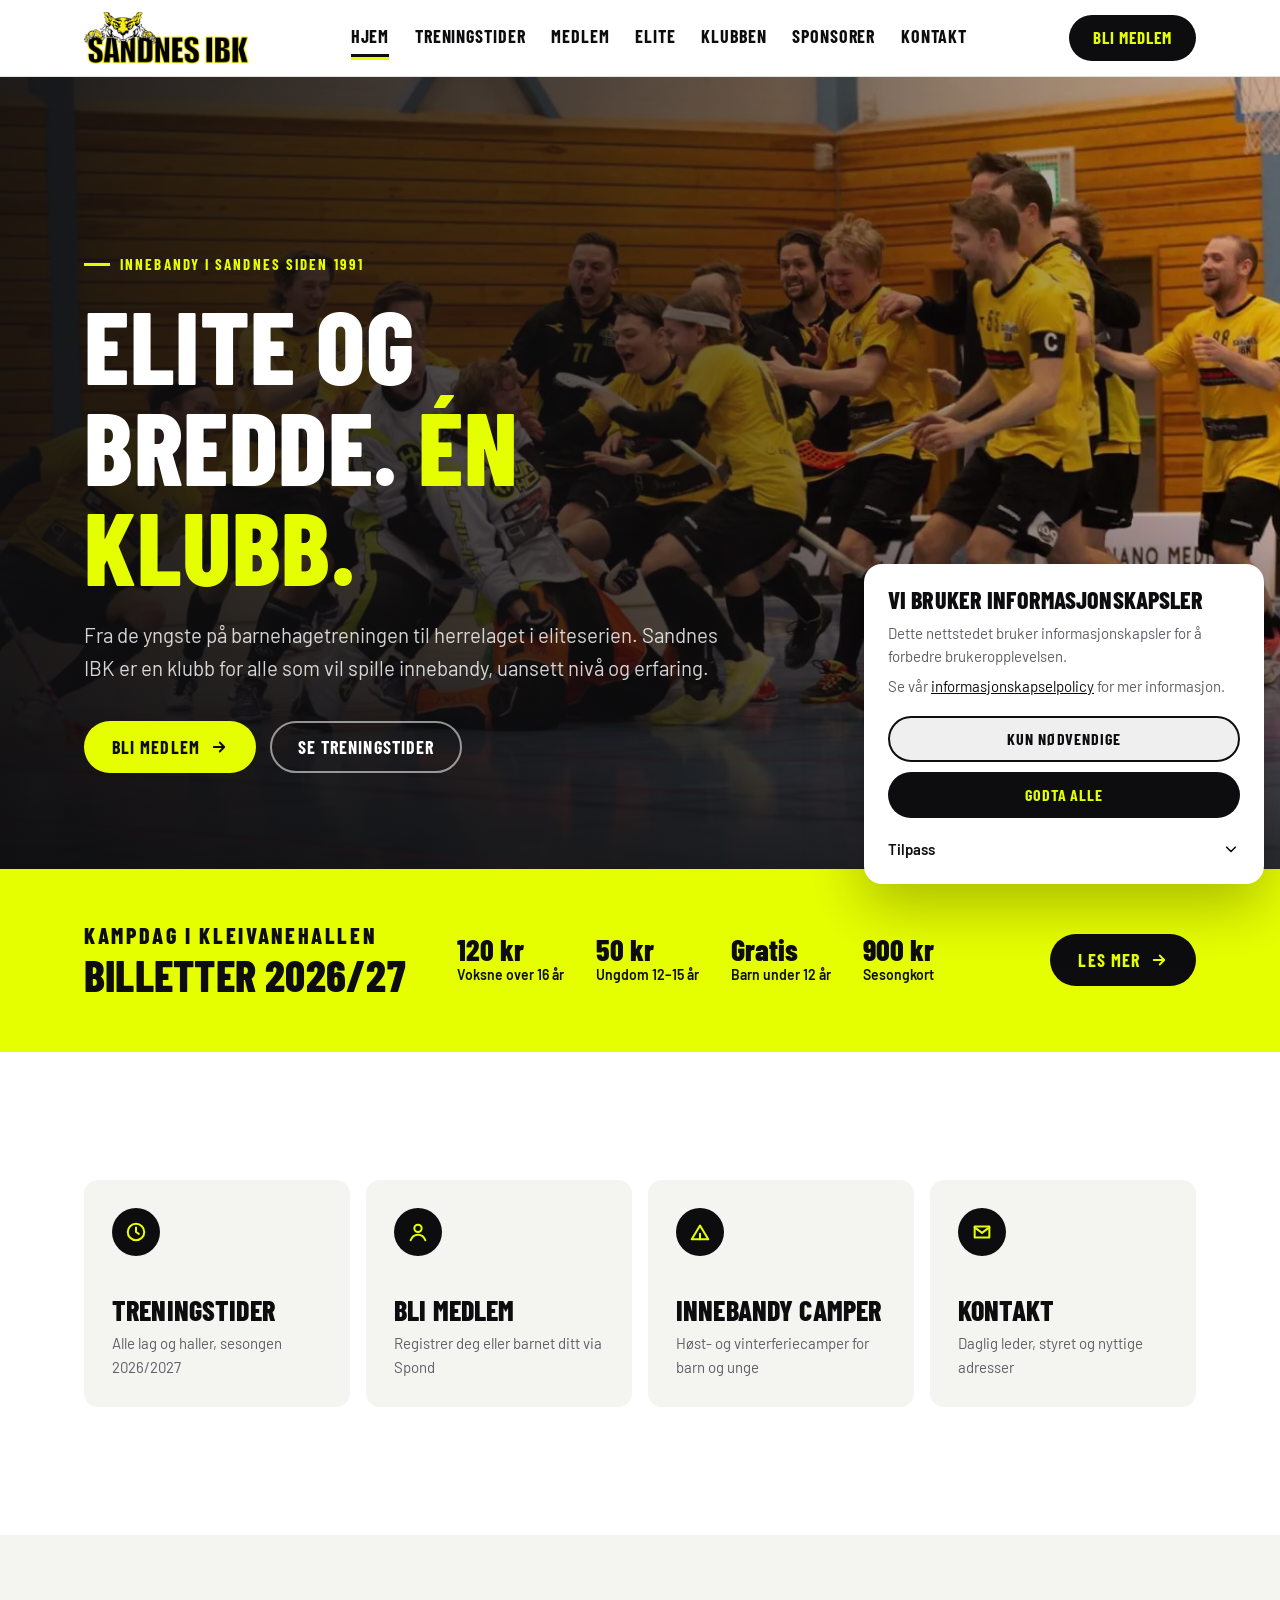
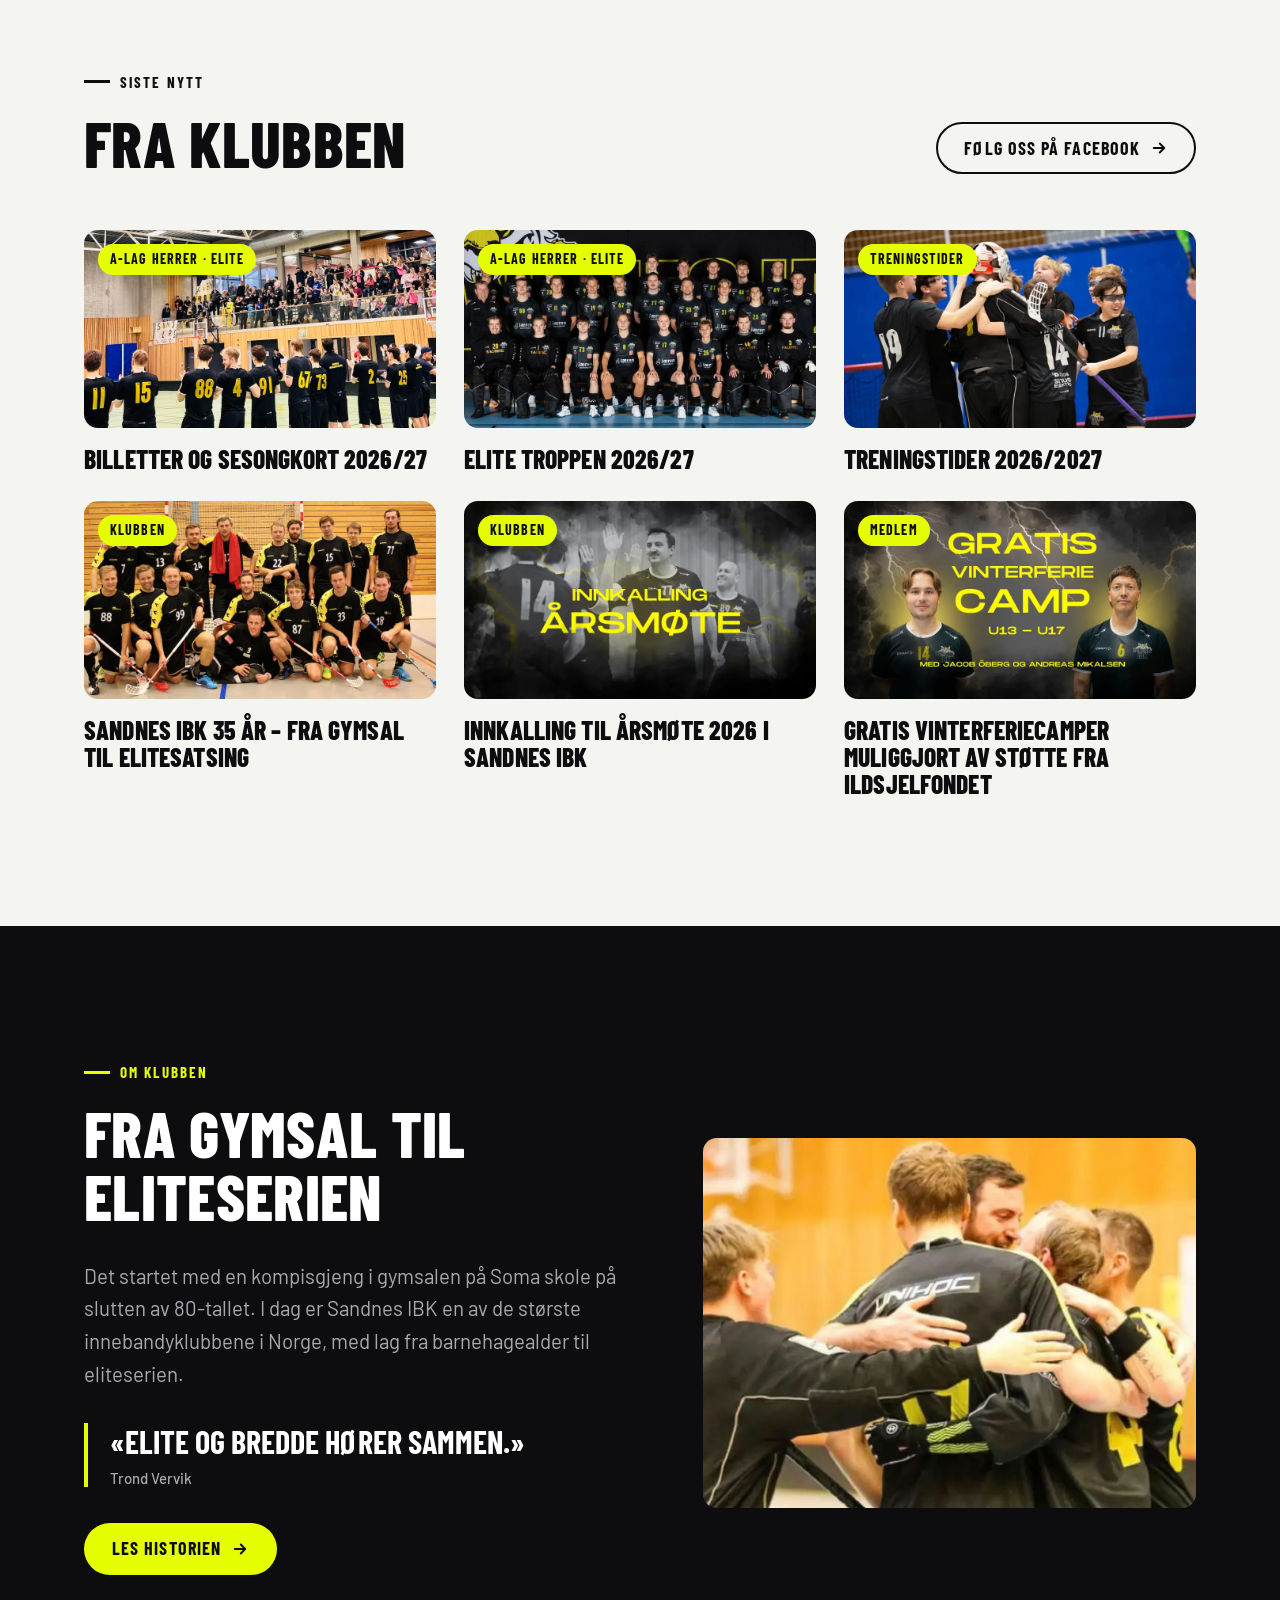
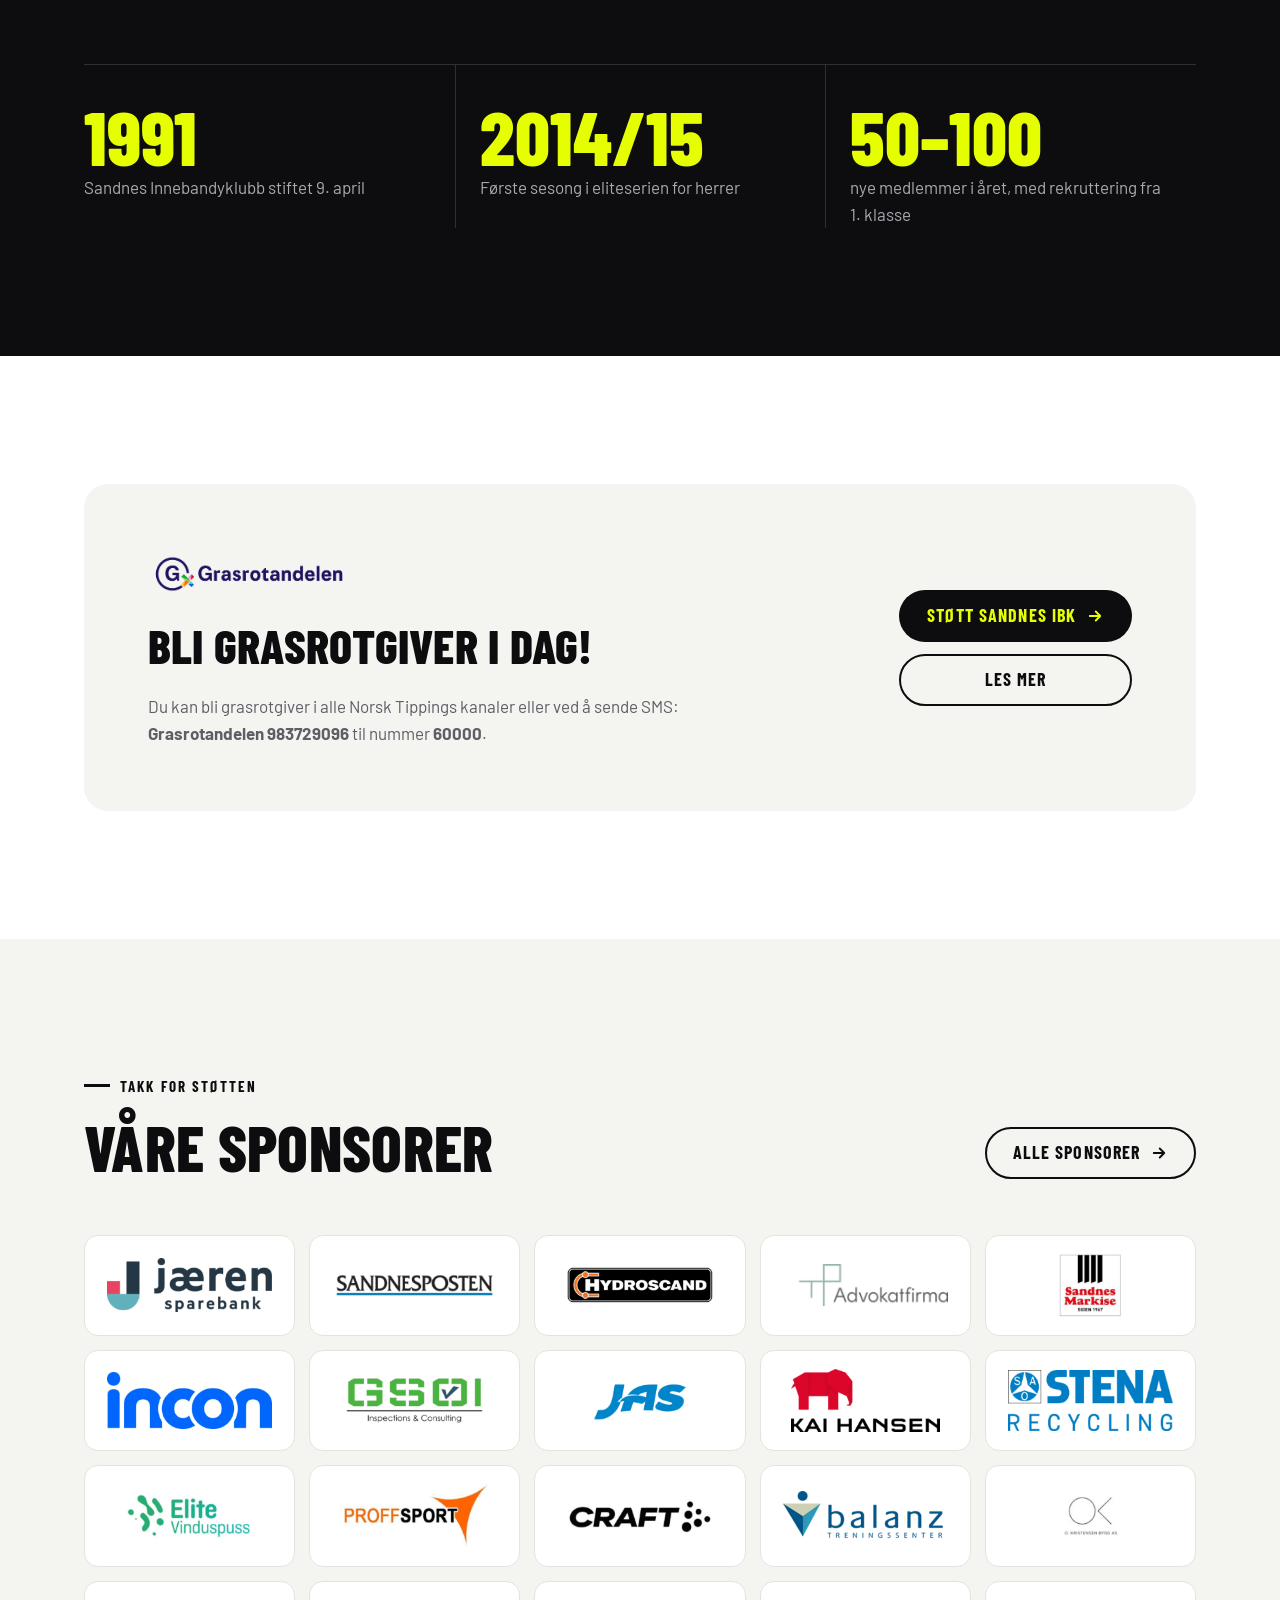
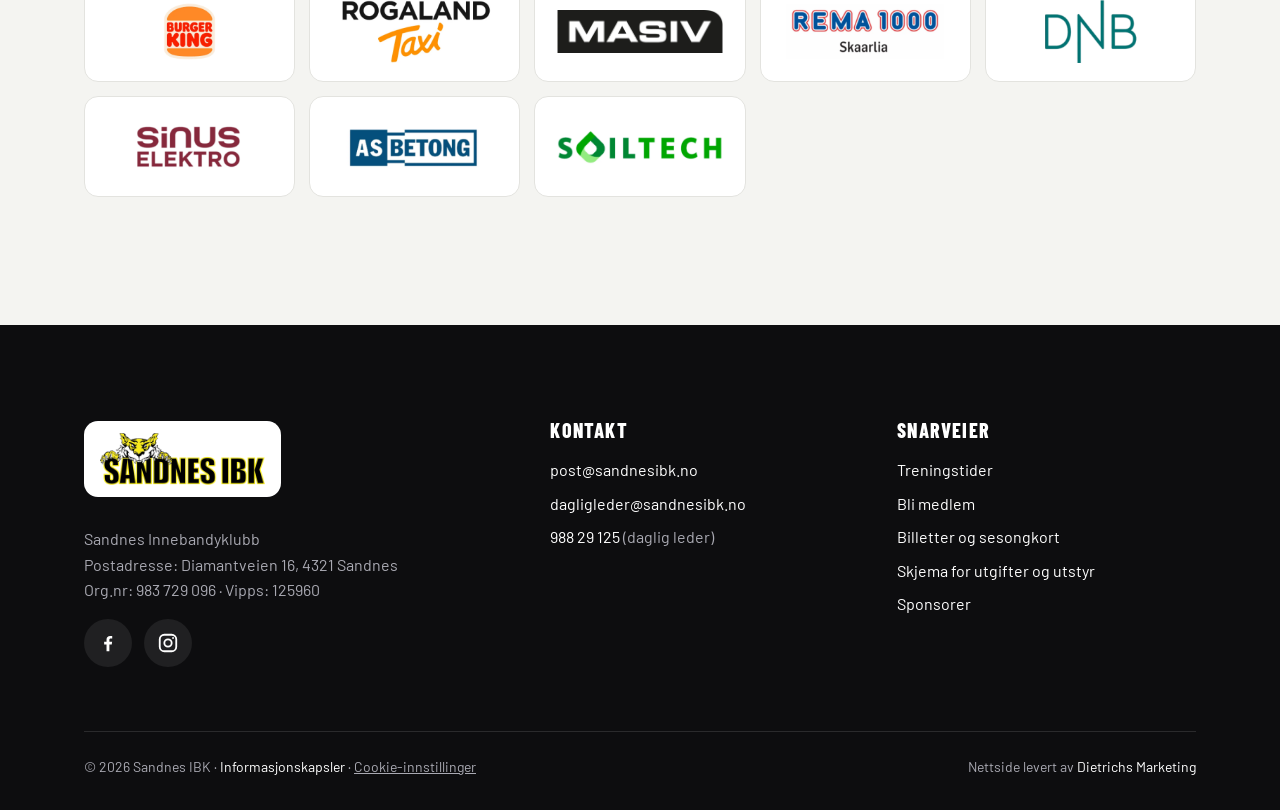
<file: index.html>
<!doctype html>
<html lang="no">
<head>
<meta charset="utf-8">
<meta name="viewport" content="width=device-width, initial-scale=1">
<title>Sandnes IBK</title>
<meta name="description" content="Sandnes IBK er innebandyklubben i Sandnes, med lag fra barnehagealder til eliteserien. Treningstider, medlemskap, billetter og nyheter.">
<meta name="theme-color" content="#0D0D0F">
<link rel="icon" type="image/png" sizes="32x32" href="assets/favicon-32.png">
<link rel="apple-touch-icon" href="assets/apple-touch-icon.png">
<link rel="preconnect" href="https://fonts.googleapis.com">
<link rel="preconnect" href="https://fonts.gstatic.com" crossorigin>
<link rel="stylesheet" href="https://fonts.googleapis.com/css2?family=Barlow+Condensed:wght@700;800&family=Barlow:wght@400;500;600;700&display=swap">
<link rel="stylesheet" href="style.css">
</head>
<body>
<header class="site-header">
  <div class="wrap header-inner">
    <a class="logo" href="index.html" aria-label="Sandnes IBK, til forsiden"><img src="assets/logo-header.png" alt="Sandnes IBK" width="400" height="126"></a>
    <nav class="main-nav" aria-label="Hovedmeny"><a href="index.html" aria-current="page">Hjem</a><a href="treningstider.html">Treningstider</a><a href="medlem.html">Medlem</a><a href="elite.html">Elite</a><a href="klubben.html">Klubben</a><a href="sponsorer.html">Sponsorer</a><a href="kontakt.html">Kontakt</a></nav>
    <a class="btn btn--ink nav-cta" href="https://club.spond.com/landing/signup/sandnesibk" target="_blank" rel="noopener">Bli medlem</a>
    <button class="menu-btn" type="button" aria-label="Åpne meny" aria-expanded="false" aria-controls="drawer">
      <svg viewBox="0 0 24 24" fill="none" stroke="currentColor" stroke-width="2.5" stroke-linecap="round"><path d="M4 7h16M4 12h16M4 17h16"/></svg>
    </button>
  </div>
</header>
<div class="scrim" hidden></div>
<aside class="drawer" id="drawer" aria-label="Meny" aria-hidden="true">
  <div class="drawer-top">
    <button class="drawer-close" type="button" aria-label="Lukk meny">
      <svg viewBox="0 0 24 24" fill="none" stroke="currentColor" stroke-width="2.8" stroke-linecap="round"><path d="M6 6l12 12M18 6L6 18"/></svg>
    </button>
  </div>
  <nav aria-label="Mobilmeny"><a href="index.html" aria-current="page">Hjem</a><a href="treningstider.html">Treningstider</a><a href="medlem.html">Medlem</a><a href="elite.html">Elite</a><a href="klubben.html">Klubben</a><a href="sponsorer.html">Sponsorer</a><a href="kontakt.html">Kontakt</a></nav>
  <a class="btn btn--neon" href="https://club.spond.com/landing/signup/sandnesibk" target="_blank" rel="noopener">Bli medlem <svg class="arrow" viewBox="0 0 24 24" fill="none" stroke="currentColor" stroke-width="2.5" stroke-linecap="round" stroke-linejoin="round" aria-hidden="true"><path d="M5 12h14M13 6l6 6-6 6"/></svg></a>
  <div class="drawer-contact">
    <p>E-post: <a href="mailto:post@sandnesibk.no">post@sandnesibk.no</a><br>Daglig leder: <a href="tel:+4798829125">988 29 125</a></p>
    <div class="social "><a href="https://www.facebook.com/sandnesibk" target="_blank" rel="noopener" aria-label="Sandnes IBK på Facebook"><svg viewBox="0 0 24 24" fill="currentColor" aria-hidden="true"><path d="M13.5 21v-7.5h2.6l.4-3h-3V8.6c0-.9.3-1.5 1.5-1.5h1.6V4.4c-.3 0-1.2-.1-2.3-.1-2.3 0-3.9 1.4-3.9 4v2.2H7.8v3h2.6V21h3.1z"/></svg></a><a href="https://www.instagram.com/sandnesibk/" target="_blank" rel="noopener" aria-label="Sandnes IBK på Instagram"><svg viewBox="0 0 24 24" fill="none" stroke="currentColor" stroke-width="2" aria-hidden="true"><rect x="3" y="3" width="18" height="18" rx="5"/><circle cx="12" cy="12" r="4"/><circle cx="17.5" cy="6.5" r="1" fill="currentColor" stroke="none"/></svg></a></div>
  </div>
</aside>
<main>

<section class="hero">
  <div class="hero-media"><img src="assets/hero-seier.webp" srcset="assets/hero-seier-960.webp 960w, assets/hero-seier.webp 1920w" sizes="100vw" alt="Sandnes IBK-spillere jubler etter seier mot GIF i kvartfinalen" width="1920" height="853" fetchpriority="high"></div>
  <div class="wrap hero-content">
    <span class="eyebrow">Innebandy i Sandnes siden 1991</span>
    <h1>Elite og bredde. <em>Én klubb.</em></h1>
    <p class="lead">Fra de yngste på barnehagetreningen til herrelaget i eliteserien. Sandnes IBK er en klubb for alle som vil spille innebandy, uansett nivå og erfaring.</p>
    <div class="hero-ctas">
      <a class="btn btn--neon" href="https://club.spond.com/landing/signup/sandnesibk" target="_blank" rel="noopener">Bli medlem <svg class="arrow" viewBox="0 0 24 24" fill="none" stroke="currentColor" stroke-width="2.5" stroke-linecap="round" stroke-linejoin="round" aria-hidden="true"><path d="M5 12h14M13 6l6 6-6 6"/></svg></a>
      <a class="btn btn--ghost" href="treningstider.html">Se treningstider</a>
    </div>
  </div>
</section>

<section class="matchday">
  <div class="wrap matchday-inner">
    <h2><small>Kampdag i Kleivanehallen</small>Billetter 2026/27</h2>
    <ul class="prices">
      <li><b>120 kr</b><span>Voksne over 16 år</span></li>
      <li><b>50 kr</b><span>Ungdom 12–15 år</span></li>
      <li><b>Gratis</b><span>Barn under 12 år</span></li>
      <li><b>900 kr</b><span>Sesongkort</span></li>
    </ul>
    <a class="btn btn--ink" href="elite.html">Les mer <svg class="arrow" viewBox="0 0 24 24" fill="none" stroke="currentColor" stroke-width="2.5" stroke-linecap="round" stroke-linejoin="round" aria-hidden="true"><path d="M5 12h14M13 6l6 6-6 6"/></svg></a>
  </div>
</section>

<section class="section">
  <div class="wrap">
    <div class="shortcuts">
      <a class="shortcut reveal" href="treningstider.html"><span class="shortcut-ico"><svg viewBox="0 0 24 24" fill="none" stroke="currentColor" stroke-width="2.2" stroke-linecap="round" stroke-linejoin="round"><circle cx="12" cy="12" r="9"/><path d="M12 7v5l3 2"/></svg></span><div><h3>Treningstider</h3><p>Alle lag og haller, sesongen 2026/2027</p></div></a>
      <a class="shortcut reveal" href="https://club.spond.com/landing/signup/sandnesibk" target="_blank" rel="noopener"><span class="shortcut-ico"><svg viewBox="0 0 24 24" fill="none" stroke="currentColor" stroke-width="2.2" stroke-linecap="round" stroke-linejoin="round"><circle cx="12" cy="8" r="4"/><path d="M4 21c1.5-4 4.5-6 8-6s6.5 2 8 6"/></svg></span><div><h3>Bli medlem</h3><p>Registrer deg eller barnet ditt via Spond</p></div></a>
      <a class="shortcut reveal" href="medlem.html#camper"><span class="shortcut-ico"><svg viewBox="0 0 24 24" fill="none" stroke="currentColor" stroke-width="2.2" stroke-linecap="round" stroke-linejoin="round"><path d="M3 20l9-15 9 15z"/><path d="M12 20v-6"/></svg></span><div><h3>Innebandy camper</h3><p>Høst- og vinterferiecamper for barn og unge</p></div></a>
      <a class="shortcut reveal" href="kontakt.html"><span class="shortcut-ico"><svg viewBox="0 0 24 24" fill="none" stroke="currentColor" stroke-width="2.2" stroke-linecap="round" stroke-linejoin="round"><path d="M4 6h16v12H4z"/><path d="M4 7l8 6 8-6"/></svg></span><div><h3>Kontakt</h3><p>Daglig leder, styret og nyttige adresser</p></div></a>
    </div>
  </div>
</section>

<section class="section section--paper">
  <div class="wrap">
    <div class="sec-head"><div><span class="eyebrow">Siste nytt</span><h2>Fra klubben</h2></div>
      <a class="btn btn--line" href="https://www.facebook.com/sandnesibk" target="_blank" rel="noopener">Følg oss på Facebook <svg class="arrow" viewBox="0 0 24 24" fill="none" stroke="currentColor" stroke-width="2.5" stroke-linecap="round" stroke-linejoin="round" aria-hidden="true"><path d="M5 12h14M13 6l6 6-6 6"/></svg></a></div>
    <div class="news"><a class="card reveal" href="elite.html">
  <div class="card-img"><img src="assets/billetter.webp" alt="" width="890" height="500" loading="lazy"><span class="tag">A-lag herrer · Elite</span></div>
  <h3>Billetter og sesongkort 2026/27</h3>
</a><a class="card reveal" href="https://sandnesibk.no/lagene/a-lag-herrer-elite/neste-hjemmekamp-for-a-laget" target="_blank" rel="noopener">
  <div class="card-img"><img src="assets/elitetroppen.webp" alt="" width="890" height="500" loading="lazy"><span class="tag">A-lag herrer · Elite</span></div>
  <h3>Elite troppen 2026/27</h3>
</a><a class="card reveal" href="treningstider.html">
  <div class="card-img"><img src="assets/treningstider.webp" alt="" width="890" height="500" loading="lazy"><span class="tag">Treningstider</span></div>
  <h3>Treningstider 2026/2027</h3>
</a><a class="card reveal" href="klubben.html#historie">
  <div class="card-img"><img src="assets/opprykk-2015.webp" alt="" width="890" height="500" loading="lazy"><span class="tag">Klubben</span></div>
  <h3>Sandnes IBK 35 år – fra gymsal til elitesatsing</h3>
</a><a class="card reveal" href="https://sandnesibk.no/klubben/innkalling-til-arsmote-2026-i-sandnes-ibk" target="_blank" rel="noopener">
  <div class="card-img"><img src="assets/arsmote.webp" alt="" width="890" height="500" loading="lazy"><span class="tag">Klubben</span></div>
  <h3>Innkalling til årsmøte 2026 i Sandnes IBK</h3>
</a><a class="card reveal" href="https://sandnesibk.no/medlem/gratis-vinterferiecamper-muliggjort-av-stotte-fra-ildsjelfondet-2" target="_blank" rel="noopener">
  <div class="card-img"><img src="assets/vinterferiecamp.webp" alt="" width="890" height="500" loading="lazy"><span class="tag">Medlem</span></div>
  <h3>Gratis vinterferiecamper muliggjort av støtte fra Ildsjelfondet</h3>
</a></div>
  </div>
</section>

<section class="section section--ink">
  <div class="wrap">
    <div class="split">
      <div class="reveal">
        <span class="eyebrow">Om klubben</span>
        <h2>Fra gymsal til eliteserien</h2>
        <p class="lead">Det startet med en kompisgjeng i gymsalen på Soma skole på slutten av 80-tallet. I dag er Sandnes IBK en av de største innebandyklubbene i Norge, med lag fra barnehagealder til eliteserien.</p>
        <blockquote class="quote">«Elite og bredde hører sammen.»<cite>Trond Vervik</cite></blockquote>
        <p style="margin-top:36px"><a class="btn btn--neon" href="klubben.html">Les historien <svg class="arrow" viewBox="0 0 24 24" fill="none" stroke="currentColor" stroke-width="2.5" stroke-linecap="round" stroke-linejoin="round" aria-hidden="true"><path d="M5 12h14M13 6l6 6-6 6"/></svg></a></p>
      </div>
      <div class="split-img reveal"><img src="assets/klubben.webp" alt="Sandnes IBK-spillere samlet i en klem" width="890" height="500" loading="lazy"></div>
    </div>
    <div class="facts">
      <div class="fact reveal"><b>1991</b><span>Sandnes Innebandyklubb stiftet 9. april</span></div>
      <div class="fact reveal"><b>2014/15</b><span>Første sesong i eliteserien for herrer</span></div>
      <div class="fact reveal"><b>50–100</b><span>nye medlemmer i året, med rekruttering fra 1. klasse</span></div>
    </div>
  </div>
</section>

<section class="section">
  <div class="wrap">
    <div class="grasrot reveal">
      <div>
        <img src="assets/grasrot.png" alt="Grasrotandelen" width="500" height="129" loading="lazy">
        <h2>Bli grasrotgiver i dag!</h2>
        <p>Du kan bli grasrotgiver i alle Norsk Tippings kanaler eller ved å sende SMS: <strong>Grasrotandelen 983729096</strong> til nummer <strong>60000</strong>.</p>
      </div>
      <div class="actions">
        <a class="btn btn--ink" href="https://www.norsk-tipping.no/grasrotandelen/din-mottaker/983729096" target="_blank" rel="noopener">Støtt Sandnes IBK <svg class="arrow" viewBox="0 0 24 24" fill="none" stroke="currentColor" stroke-width="2.5" stroke-linecap="round" stroke-linejoin="round" aria-hidden="true"><path d="M5 12h14M13 6l6 6-6 6"/></svg></a>
        <a class="btn btn--line" href="https://www.norsk-tipping.no/grasrotandelen" target="_blank" rel="noopener">Les mer</a>
      </div>
    </div>
  </div>
</section>

<section class="section section--paper">
  <div class="wrap">
    <div class="sec-head"><div><span class="eyebrow">Takk for støtten</span><h2>Våre sponsorer</h2></div>
      <a class="btn btn--line" href="sponsorer.html">Alle sponsorer <svg class="arrow" viewBox="0 0 24 24" fill="none" stroke="currentColor" stroke-width="2.5" stroke-linecap="round" stroke-linejoin="round" aria-hidden="true"><path d="M5 12h14M13 6l6 6-6 6"/></svg></a></div>
    <div class="sponsors"><a class="sponsor" href="https://www.jaerensparebank.no/" target="_blank" rel="noopener" title="Jæren Sparebank"><img src="assets/sponsorer/jaerensparebank.webp" alt="Jæren Sparebank" loading="lazy"></a><a class="sponsor" href="https://www.sandnesposten.no/" target="_blank" rel="noopener" title="Sandnesposten"><img src="assets/sponsorer/sandnesposten.webp" alt="Sandnesposten" loading="lazy"></a><a class="sponsor" href="https://hydroscand.no/nb-no/" target="_blank" rel="noopener" title="Hydroscand"><img src="assets/sponsorer/hydroscand.webp" alt="Hydroscand" loading="lazy"></a><a class="sponsor" href="https://www.tpa.no/" target="_blank" rel="noopener" title="TP Advokatfirma"><img src="assets/sponsorer/tpa.webp" alt="TP Advokatfirma" loading="lazy"></a><a class="sponsor" href="https://sandnes-markise.no/" target="_blank" rel="noopener" title="Sandnes Markise"><img src="assets/sponsorer/sandnesmarkise.webp" alt="Sandnes Markise" loading="lazy"></a><a class="sponsor" href="https://incon.no/" target="_blank" rel="noopener" title="Incon"><img src="assets/sponsorer/incon.webp" alt="Incon" loading="lazy"></a><a class="sponsor" href="https://www.gsoi.no/" target="_blank" rel="noopener" title="GSOI"><img src="assets/sponsorer/gsoi.webp" alt="GSOI" loading="lazy"></a><a class="sponsor" href="https://www.jas.com/" target="_blank" rel="noopener" title="JAS"><img src="assets/sponsorer/jas.webp" alt="JAS" loading="lazy"></a><a class="sponsor" href="https://www.kai-hansen.no/" target="_blank" rel="noopener" title="Kai Hansen"><img src="assets/sponsorer/kaihansen.webp" alt="Kai Hansen" loading="lazy"></a><a class="sponsor" href="https://www.stenarecycling.com/no/" target="_blank" rel="noopener" title="Stena Recycling"><img src="assets/sponsorer/stena.webp" alt="Stena Recycling" loading="lazy"></a><a class="sponsor" href="https://www.elite.no/" target="_blank" rel="noopener" title="Elite Vinduspuss"><img src="assets/sponsorer/elitevinduspuss.webp" alt="Elite Vinduspuss" loading="lazy"></a><a class="sponsor" href="https://proffsport.no/collections/sandnes-ibk-craft-kolleksjon" target="_blank" rel="noopener" title="Proff Sport"><img src="assets/sponsorer/proffsport.webp" alt="Proff Sport" loading="lazy"></a><a class="sponsor" href="https://www.craft.no/" target="_blank" rel="noopener" title="Craft"><img src="assets/sponsorer/craft.webp" alt="Craft" loading="lazy"></a><a class="sponsor" href="https://balanztreningssenter.no/balanz-hana/" target="_blank" rel="noopener" title="Balanz Treningssenter"><img src="assets/sponsorer/balanz.webp" alt="Balanz Treningssenter" loading="lazy"></a><div class="sponsor" title="O. Kristensen Bygg AS"><img src="assets/sponsorer/okristensen.webp" alt="O. Kristensen Bygg AS" loading="lazy"></div><a class="sponsor" href="https://burgerking.no/" target="_blank" rel="noopener" title="Burger King"><img src="assets/sponsorer/burgerking.webp" alt="Burger King" loading="lazy"></a><div class="sponsor" title="Rogaland Taxi"><img src="assets/sponsorer/rogalandtaxi.webp" alt="Rogaland Taxi" loading="lazy"></div><a class="sponsor" href="https://masiv.no/" target="_blank" rel="noopener" title="Masiv"><img src="assets/sponsorer/masiv.webp" alt="Masiv" loading="lazy"></a><div class="sponsor" title="Rema 1000 Skaarlia"><img src="assets/sponsorer/rema1000.webp" alt="Rema 1000 Skaarlia" loading="lazy"></div><div class="sponsor" title="DNB"><img src="assets/sponsorer/dnb.webp" alt="DNB" loading="lazy"></div><a class="sponsor" href="https://sinus-elektro.no/hjem" target="_blank" rel="noopener" title="Sinus Elektro"><img src="assets/sponsorer/sinuselektro.webp" alt="Sinus Elektro" loading="lazy"></a><div class="sponsor" title="AS Betong"><img src="assets/sponsorer/asbetong.webp" alt="AS Betong" loading="lazy"></div><a class="sponsor" href="https://soiltech.no/" target="_blank" rel="noopener" title="Soiltech"><img src="assets/sponsorer/soiltech.webp" alt="Soiltech" loading="lazy"></a></div>
  </div>
</section>

</main>
<footer class="site-footer">
  <div class="wrap">
    <div class="footer-grid">
      <div>
        <a class="footer-logo" href="index.html"><img src="assets/logo-header.png" alt="Sandnes IBK" width="400" height="126" loading="lazy"></a>
        <p>Sandnes Innebandyklubb<br>Postadresse: Diamantveien 16, 4321 Sandnes<br>Org.nr: 983 729 096 · Vipps: 125960</p>
        <div class="social "><a href="https://www.facebook.com/sandnesibk" target="_blank" rel="noopener" aria-label="Sandnes IBK på Facebook"><svg viewBox="0 0 24 24" fill="currentColor" aria-hidden="true"><path d="M13.5 21v-7.5h2.6l.4-3h-3V8.6c0-.9.3-1.5 1.5-1.5h1.6V4.4c-.3 0-1.2-.1-2.3-.1-2.3 0-3.9 1.4-3.9 4v2.2H7.8v3h2.6V21h3.1z"/></svg></a><a href="https://www.instagram.com/sandnesibk/" target="_blank" rel="noopener" aria-label="Sandnes IBK på Instagram"><svg viewBox="0 0 24 24" fill="none" stroke="currentColor" stroke-width="2" aria-hidden="true"><rect x="3" y="3" width="18" height="18" rx="5"/><circle cx="12" cy="12" r="4"/><circle cx="17.5" cy="6.5" r="1" fill="currentColor" stroke="none"/></svg></a></div>
      </div>
      <div>
        <h4>Kontakt</h4>
        <ul>
          <li><a href="mailto:post@sandnesibk.no">post@sandnesibk.no</a></li>
          <li><a href="mailto:dagligleder@sandnesibk.no">dagligleder@sandnesibk.no</a></li>
          <li><a href="tel:+4798829125">988 29 125</a> (daglig leder)</li>
        </ul>
      </div>
      <div>
        <h4>Snarveier</h4>
        <ul>
          <li><a href="treningstider.html">Treningstider</a></li>
          <li><a href="https://club.spond.com/landing/signup/sandnesibk" target="_blank" rel="noopener">Bli medlem</a></li>
          <li><a href="elite.html">Billetter og sesongkort</a></li>
          <li><a href="medlem.html#skjema">Skjema for utgifter og utstyr</a></li>
          <li><a href="sponsorer.html">Sponsorer</a></li>
        </ul>
      </div>
    </div>
    <div class="footer-bottom">
      <span>© 2026 Sandnes IBK · <a href="cookies.html">Informasjonskapsler</a> · <button type="button" class="cookie-reopen" style="background:none;border:0;padding:0;color:inherit;font:inherit;cursor:pointer;text-decoration:underline">Cookie-innstillinger</button></span>
      <span>Nettside levert av <a href="https://dmarketing.no" target="_blank" rel="noopener">Dietrichs Marketing</a></span>
    </div>
  </div>
</footer>
<script src="app.js" defer></script>
</body>
</html>
</file>
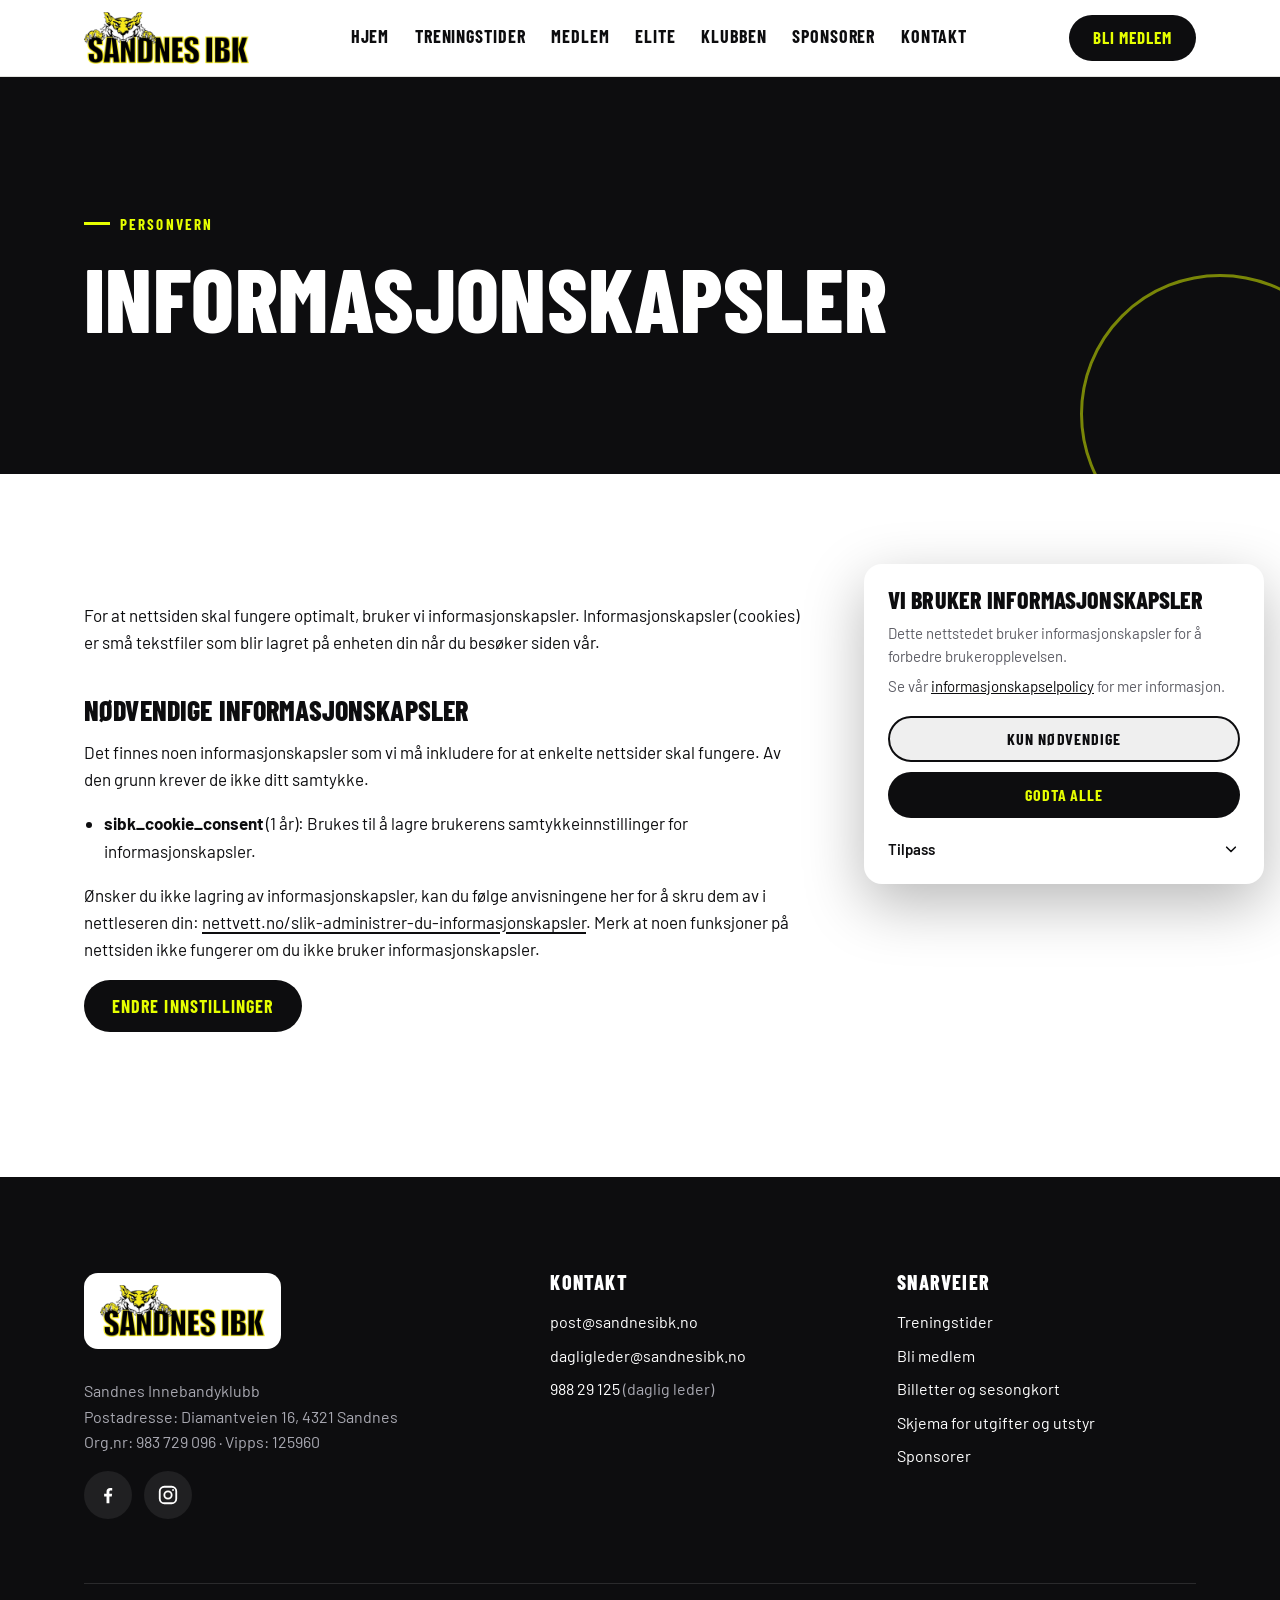
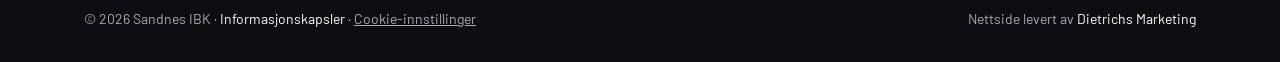
<file: cookies.html>
<!doctype html>
<html lang="no">
<head>
<meta charset="utf-8">
<meta name="viewport" content="width=device-width, initial-scale=1">
<title>Informasjonskapsler | Sandnes IBK</title>
<meta name="description" content="Informasjonskapsler og personvern hos Sandnes IBK.">
<meta name="theme-color" content="#0D0D0F">
<link rel="icon" type="image/png" sizes="32x32" href="assets/favicon-32.png">
<link rel="apple-touch-icon" href="assets/apple-touch-icon.png">
<link rel="preconnect" href="https://fonts.googleapis.com">
<link rel="preconnect" href="https://fonts.gstatic.com" crossorigin>
<link rel="stylesheet" href="https://fonts.googleapis.com/css2?family=Barlow+Condensed:wght@700;800&family=Barlow:wght@400;500;600;700&display=swap">
<link rel="stylesheet" href="style.css">
</head>
<body>
<header class="site-header">
  <div class="wrap header-inner">
    <a class="logo" href="index.html" aria-label="Sandnes IBK, til forsiden"><img src="assets/logo-header.png" alt="Sandnes IBK" width="400" height="126"></a>
    <nav class="main-nav" aria-label="Hovedmeny"><a href="index.html">Hjem</a><a href="treningstider.html">Treningstider</a><a href="medlem.html">Medlem</a><a href="elite.html">Elite</a><a href="klubben.html">Klubben</a><a href="sponsorer.html">Sponsorer</a><a href="kontakt.html">Kontakt</a></nav>
    <a class="btn btn--ink nav-cta" href="https://club.spond.com/landing/signup/sandnesibk" target="_blank" rel="noopener">Bli medlem</a>
    <button class="menu-btn" type="button" aria-label="Åpne meny" aria-expanded="false" aria-controls="drawer">
      <svg viewBox="0 0 24 24" fill="none" stroke="currentColor" stroke-width="2.5" stroke-linecap="round"><path d="M4 7h16M4 12h16M4 17h16"/></svg>
    </button>
  </div>
</header>
<div class="scrim" hidden></div>
<aside class="drawer" id="drawer" aria-label="Meny" aria-hidden="true">
  <div class="drawer-top">
    <button class="drawer-close" type="button" aria-label="Lukk meny">
      <svg viewBox="0 0 24 24" fill="none" stroke="currentColor" stroke-width="2.8" stroke-linecap="round"><path d="M6 6l12 12M18 6L6 18"/></svg>
    </button>
  </div>
  <nav aria-label="Mobilmeny"><a href="index.html">Hjem</a><a href="treningstider.html">Treningstider</a><a href="medlem.html">Medlem</a><a href="elite.html">Elite</a><a href="klubben.html">Klubben</a><a href="sponsorer.html">Sponsorer</a><a href="kontakt.html">Kontakt</a></nav>
  <a class="btn btn--neon" href="https://club.spond.com/landing/signup/sandnesibk" target="_blank" rel="noopener">Bli medlem <svg class="arrow" viewBox="0 0 24 24" fill="none" stroke="currentColor" stroke-width="2.5" stroke-linecap="round" stroke-linejoin="round" aria-hidden="true"><path d="M5 12h14M13 6l6 6-6 6"/></svg></a>
  <div class="drawer-contact">
    <p>E-post: <a href="mailto:post@sandnesibk.no">post@sandnesibk.no</a><br>Daglig leder: <a href="tel:+4798829125">988 29 125</a></p>
    <div class="social "><a href="https://www.facebook.com/sandnesibk" target="_blank" rel="noopener" aria-label="Sandnes IBK på Facebook"><svg viewBox="0 0 24 24" fill="currentColor" aria-hidden="true"><path d="M13.5 21v-7.5h2.6l.4-3h-3V8.6c0-.9.3-1.5 1.5-1.5h1.6V4.4c-.3 0-1.2-.1-2.3-.1-2.3 0-3.9 1.4-3.9 4v2.2H7.8v3h2.6V21h3.1z"/></svg></a><a href="https://www.instagram.com/sandnesibk/" target="_blank" rel="noopener" aria-label="Sandnes IBK på Instagram"><svg viewBox="0 0 24 24" fill="none" stroke="currentColor" stroke-width="2" aria-hidden="true"><rect x="3" y="3" width="18" height="18" rx="5"/><circle cx="12" cy="12" r="4"/><circle cx="17.5" cy="6.5" r="1" fill="currentColor" stroke="none"/></svg></a></div>
  </div>
</aside>
<main>
<section class="page-hero"><div class="wrap">
  <span class="eyebrow">Personvern</span>
  <h1>Informasjonskapsler</h1>
  
</div></section>
<section class="section"><div class="wrap"><div class="prose">
<p>For at nettsiden skal fungere optimalt, bruker vi informasjonskapsler. Informasjonskapsler (cookies) er små tekstfiler som blir lagret på enheten din når du besøker siden vår.</p>
<h3>Nødvendige informasjonskapsler</h3>
<p>Det finnes noen informasjonskapsler som vi må inkludere for at enkelte nettsider skal fungere. Av den grunn krever de ikke ditt samtykke.</p>
<ul><li><strong>sibk_cookie_consent</strong> (1 år): Brukes til å lagre brukerens samtykkeinnstillinger for informasjonskapsler.</li></ul>
<p>Ønsker du ikke lagring av informasjonskapsler, kan du følge anvisningene her for å skru dem av i nettleseren din: <a href="https://nettvett.no/slik-administrer-du-informasjonskapsler" target="_blank" rel="noopener">nettvett.no/slik-administrer-du-informasjonskapsler</a>. Merk at noen funksjoner på nettsiden ikke fungerer om du ikke bruker informasjonskapsler.</p>
<p><button type="button" class="btn btn--ink cookie-reopen">Endre innstillinger</button></p>
</div></div></section>

</main>
<footer class="site-footer">
  <div class="wrap">
    <div class="footer-grid">
      <div>
        <a class="footer-logo" href="index.html"><img src="assets/logo-header.png" alt="Sandnes IBK" width="400" height="126" loading="lazy"></a>
        <p>Sandnes Innebandyklubb<br>Postadresse: Diamantveien 16, 4321 Sandnes<br>Org.nr: 983 729 096 · Vipps: 125960</p>
        <div class="social "><a href="https://www.facebook.com/sandnesibk" target="_blank" rel="noopener" aria-label="Sandnes IBK på Facebook"><svg viewBox="0 0 24 24" fill="currentColor" aria-hidden="true"><path d="M13.5 21v-7.5h2.6l.4-3h-3V8.6c0-.9.3-1.5 1.5-1.5h1.6V4.4c-.3 0-1.2-.1-2.3-.1-2.3 0-3.9 1.4-3.9 4v2.2H7.8v3h2.6V21h3.1z"/></svg></a><a href="https://www.instagram.com/sandnesibk/" target="_blank" rel="noopener" aria-label="Sandnes IBK på Instagram"><svg viewBox="0 0 24 24" fill="none" stroke="currentColor" stroke-width="2" aria-hidden="true"><rect x="3" y="3" width="18" height="18" rx="5"/><circle cx="12" cy="12" r="4"/><circle cx="17.5" cy="6.5" r="1" fill="currentColor" stroke="none"/></svg></a></div>
      </div>
      <div>
        <h4>Kontakt</h4>
        <ul>
          <li><a href="mailto:post@sandnesibk.no">post@sandnesibk.no</a></li>
          <li><a href="mailto:dagligleder@sandnesibk.no">dagligleder@sandnesibk.no</a></li>
          <li><a href="tel:+4798829125">988 29 125</a> (daglig leder)</li>
        </ul>
      </div>
      <div>
        <h4>Snarveier</h4>
        <ul>
          <li><a href="treningstider.html">Treningstider</a></li>
          <li><a href="https://club.spond.com/landing/signup/sandnesibk" target="_blank" rel="noopener">Bli medlem</a></li>
          <li><a href="elite.html">Billetter og sesongkort</a></li>
          <li><a href="medlem.html#skjema">Skjema for utgifter og utstyr</a></li>
          <li><a href="sponsorer.html">Sponsorer</a></li>
        </ul>
      </div>
    </div>
    <div class="footer-bottom">
      <span>© 2026 Sandnes IBK · <a href="cookies.html">Informasjonskapsler</a> · <button type="button" class="cookie-reopen" style="background:none;border:0;padding:0;color:inherit;font:inherit;cursor:pointer;text-decoration:underline">Cookie-innstillinger</button></span>
      <span>Nettside levert av <a href="https://dmarketing.no" target="_blank" rel="noopener">Dietrichs Marketing</a></span>
    </div>
  </div>
</footer>
<script src="app.js" defer></script>
</body>
</html>
</file>
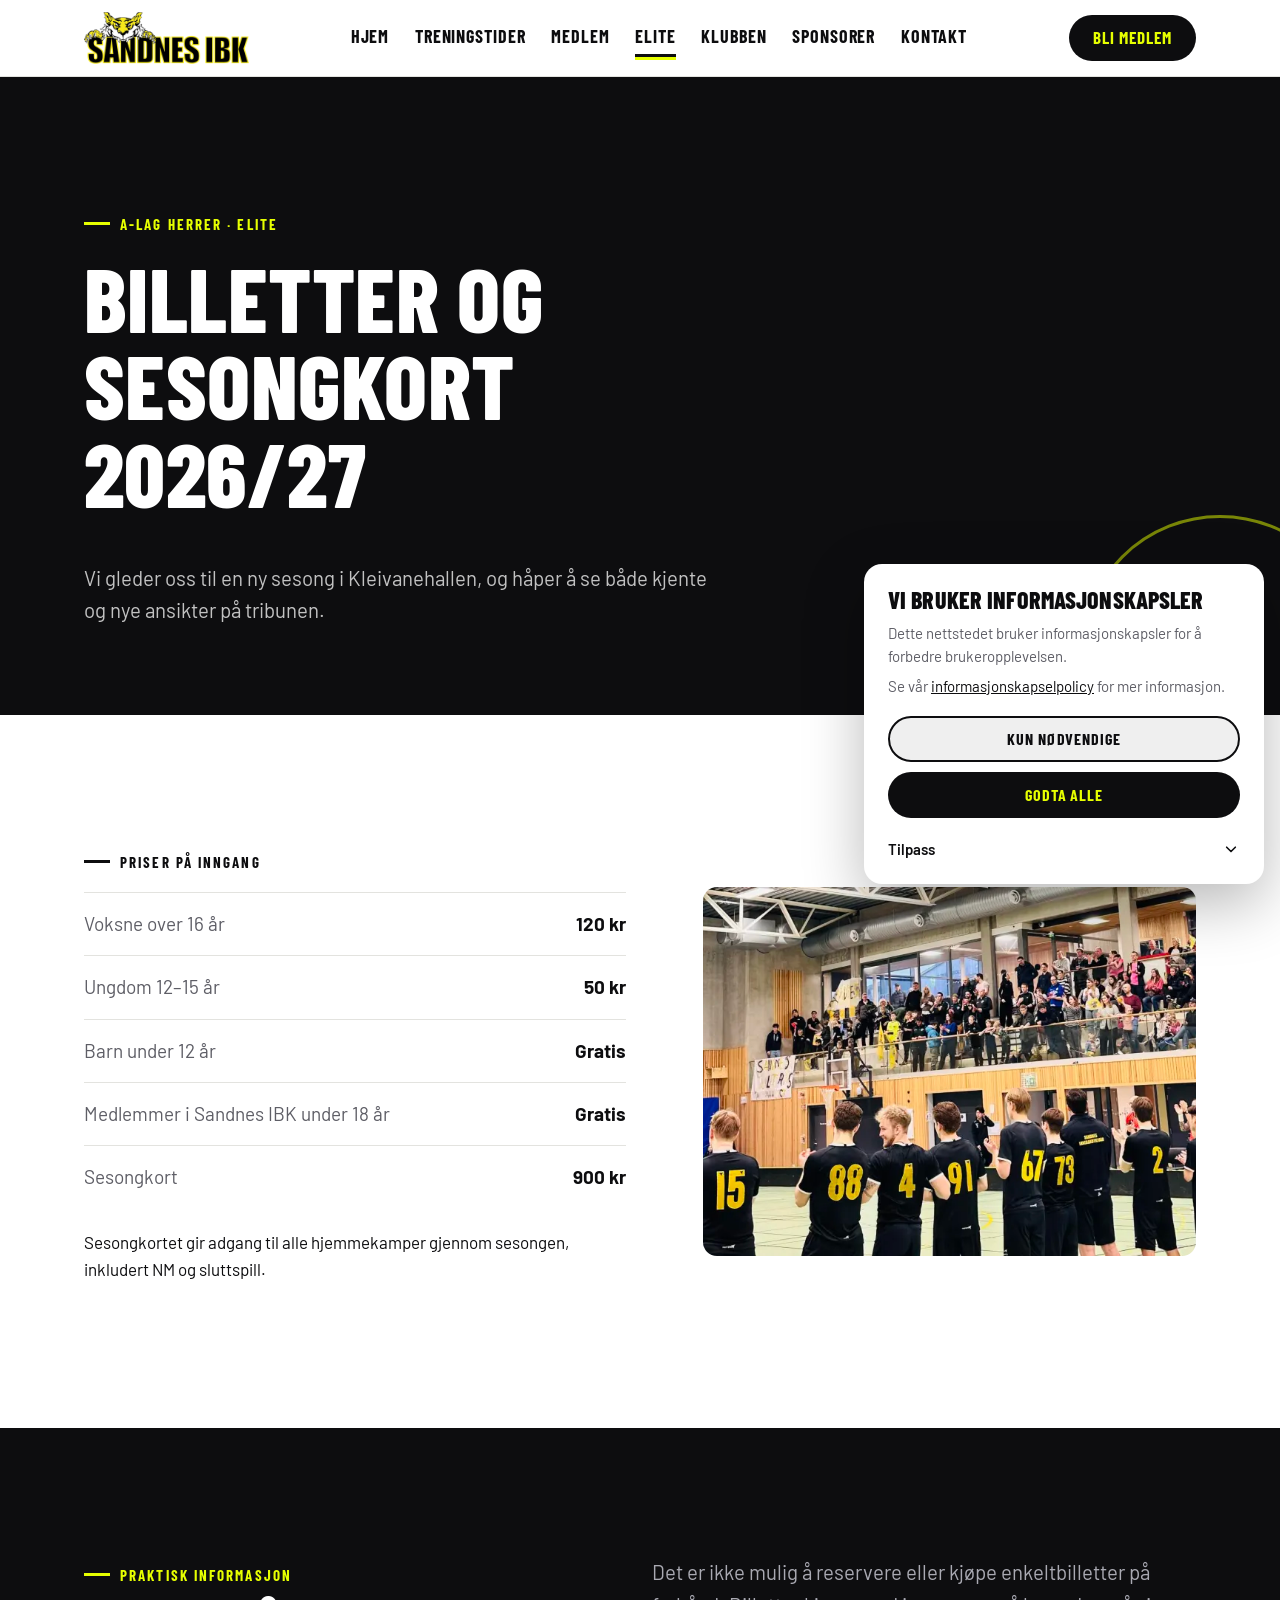
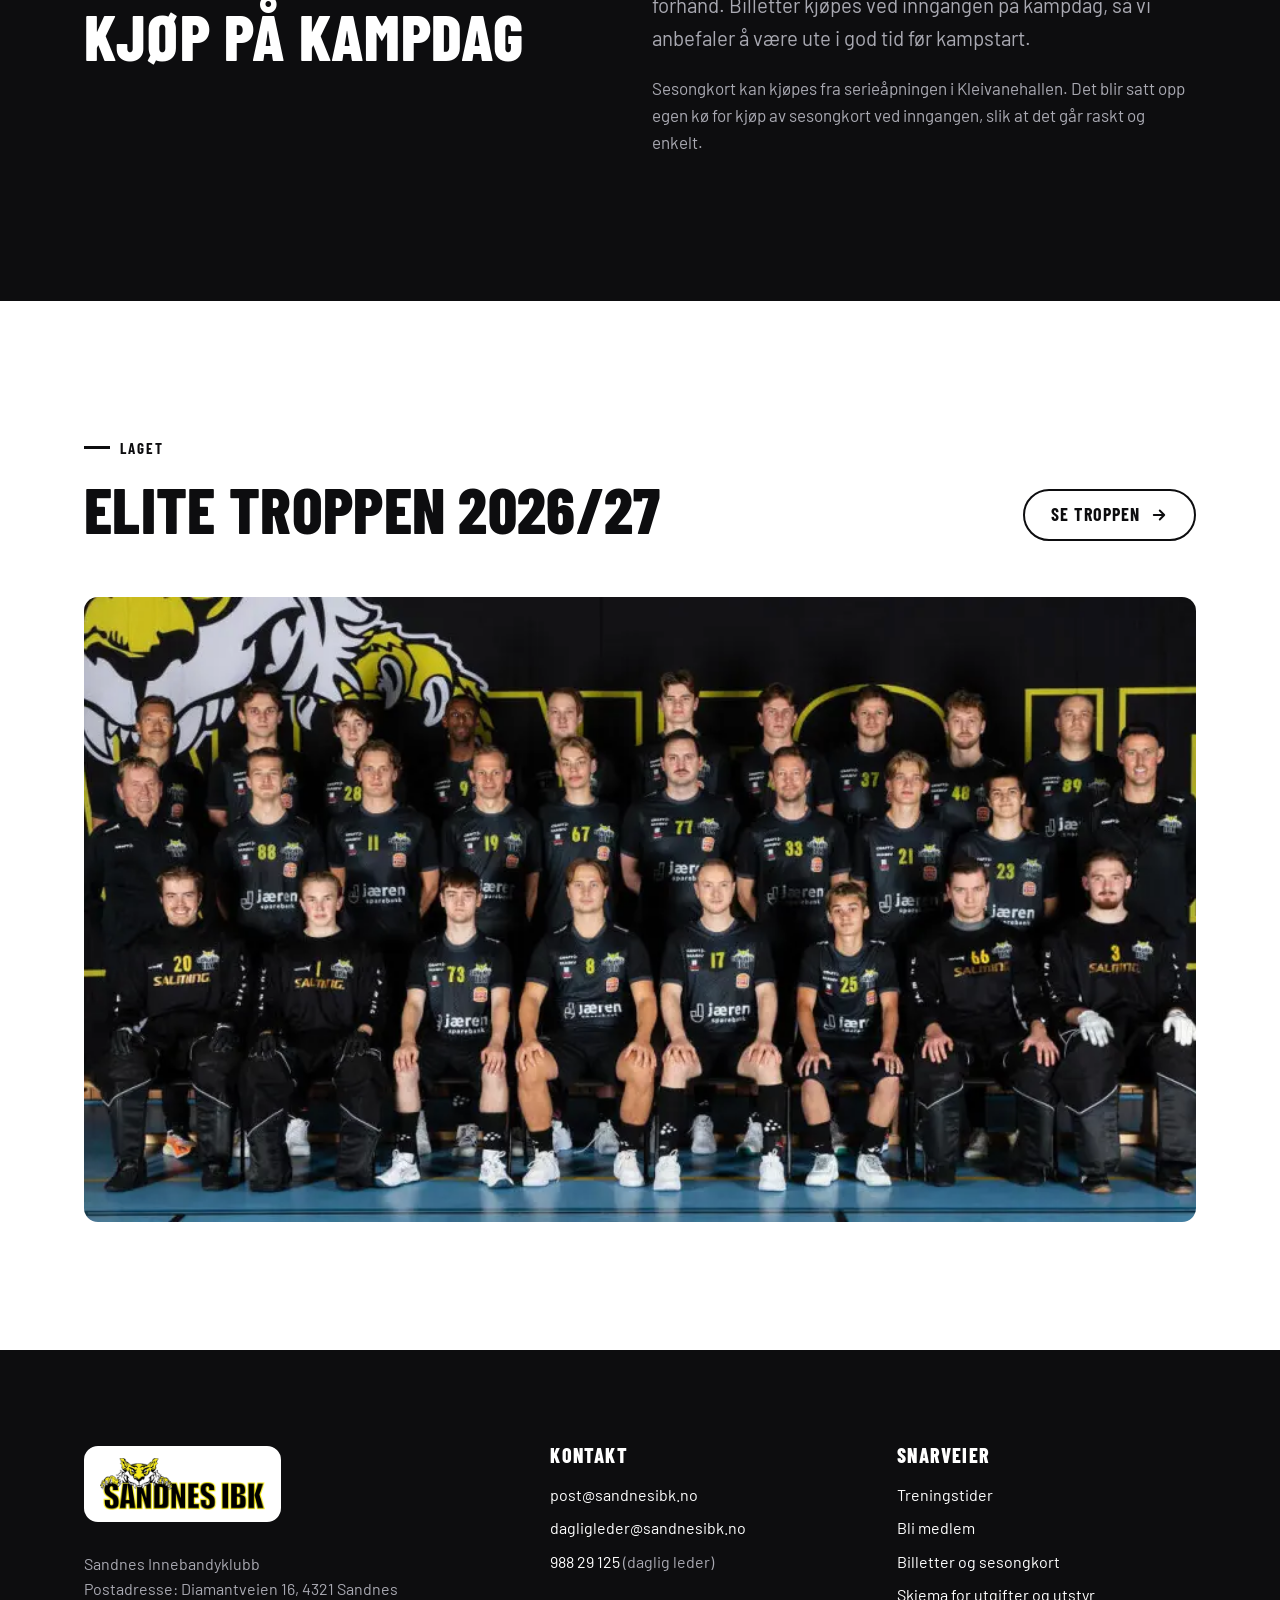
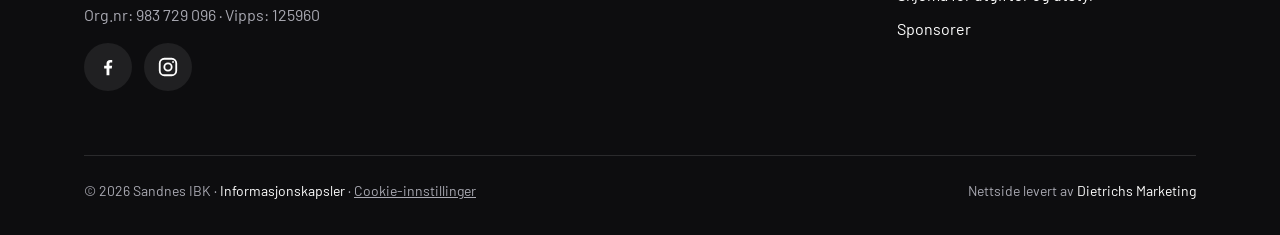
<file: elite.html>
<!doctype html>
<html lang="no">
<head>
<meta charset="utf-8">
<meta name="viewport" content="width=device-width, initial-scale=1">
<title>Elite | Sandnes IBK</title>
<meta name="description" content="Billetter og sesongkort til Sandnes IBK Elite sine hjemmekamper i Kleivanehallen sesongen 2026/27.">
<meta name="theme-color" content="#0D0D0F">
<link rel="icon" type="image/png" sizes="32x32" href="assets/favicon-32.png">
<link rel="apple-touch-icon" href="assets/apple-touch-icon.png">
<link rel="preconnect" href="https://fonts.googleapis.com">
<link rel="preconnect" href="https://fonts.gstatic.com" crossorigin>
<link rel="stylesheet" href="https://fonts.googleapis.com/css2?family=Barlow+Condensed:wght@700;800&family=Barlow:wght@400;500;600;700&display=swap">
<link rel="stylesheet" href="style.css">
</head>
<body>
<header class="site-header">
  <div class="wrap header-inner">
    <a class="logo" href="index.html" aria-label="Sandnes IBK, til forsiden"><img src="assets/logo-header.png" alt="Sandnes IBK" width="400" height="126"></a>
    <nav class="main-nav" aria-label="Hovedmeny"><a href="index.html">Hjem</a><a href="treningstider.html">Treningstider</a><a href="medlem.html">Medlem</a><a href="elite.html" aria-current="page">Elite</a><a href="klubben.html">Klubben</a><a href="sponsorer.html">Sponsorer</a><a href="kontakt.html">Kontakt</a></nav>
    <a class="btn btn--ink nav-cta" href="https://club.spond.com/landing/signup/sandnesibk" target="_blank" rel="noopener">Bli medlem</a>
    <button class="menu-btn" type="button" aria-label="Åpne meny" aria-expanded="false" aria-controls="drawer">
      <svg viewBox="0 0 24 24" fill="none" stroke="currentColor" stroke-width="2.5" stroke-linecap="round"><path d="M4 7h16M4 12h16M4 17h16"/></svg>
    </button>
  </div>
</header>
<div class="scrim" hidden></div>
<aside class="drawer" id="drawer" aria-label="Meny" aria-hidden="true">
  <div class="drawer-top">
    <button class="drawer-close" type="button" aria-label="Lukk meny">
      <svg viewBox="0 0 24 24" fill="none" stroke="currentColor" stroke-width="2.8" stroke-linecap="round"><path d="M6 6l12 12M18 6L6 18"/></svg>
    </button>
  </div>
  <nav aria-label="Mobilmeny"><a href="index.html">Hjem</a><a href="treningstider.html">Treningstider</a><a href="medlem.html">Medlem</a><a href="elite.html" aria-current="page">Elite</a><a href="klubben.html">Klubben</a><a href="sponsorer.html">Sponsorer</a><a href="kontakt.html">Kontakt</a></nav>
  <a class="btn btn--neon" href="https://club.spond.com/landing/signup/sandnesibk" target="_blank" rel="noopener">Bli medlem <svg class="arrow" viewBox="0 0 24 24" fill="none" stroke="currentColor" stroke-width="2.5" stroke-linecap="round" stroke-linejoin="round" aria-hidden="true"><path d="M5 12h14M13 6l6 6-6 6"/></svg></a>
  <div class="drawer-contact">
    <p>E-post: <a href="mailto:post@sandnesibk.no">post@sandnesibk.no</a><br>Daglig leder: <a href="tel:+4798829125">988 29 125</a></p>
    <div class="social "><a href="https://www.facebook.com/sandnesibk" target="_blank" rel="noopener" aria-label="Sandnes IBK på Facebook"><svg viewBox="0 0 24 24" fill="currentColor" aria-hidden="true"><path d="M13.5 21v-7.5h2.6l.4-3h-3V8.6c0-.9.3-1.5 1.5-1.5h1.6V4.4c-.3 0-1.2-.1-2.3-.1-2.3 0-3.9 1.4-3.9 4v2.2H7.8v3h2.6V21h3.1z"/></svg></a><a href="https://www.instagram.com/sandnesibk/" target="_blank" rel="noopener" aria-label="Sandnes IBK på Instagram"><svg viewBox="0 0 24 24" fill="none" stroke="currentColor" stroke-width="2" aria-hidden="true"><rect x="3" y="3" width="18" height="18" rx="5"/><circle cx="12" cy="12" r="4"/><circle cx="17.5" cy="6.5" r="1" fill="currentColor" stroke="none"/></svg></a></div>
  </div>
</aside>
<main>
<section class="page-hero"><div class="wrap">
  <span class="eyebrow">A-lag herrer · Elite</span>
  <h1>Billetter og sesongkort 2026/27</h1>
  <p class="lead">Vi gleder oss til en ny sesong i Kleivanehallen, og håper å se både kjente og nye ansikter på tribunen.</p>
</div></section>
<section class="section"><div class="wrap">
  <div class="split">
    <div class="reveal">
      <span class="eyebrow">Priser på inngang</span>
      <ul class="contact-list" style="font-size:19px">
        <li><span>Voksne over 16 år</span><strong>120 kr</strong></li>
        <li><span>Ungdom 12–15 år</span><strong>50 kr</strong></li>
        <li><span>Barn under 12 år</span><strong>Gratis</strong></li>
        <li><span>Medlemmer i Sandnes IBK under 18 år</span><strong>Gratis</strong></li>
        <li><span>Sesongkort</span><strong>900 kr</strong></li>
      </ul>
      <p style="margin-top:20px">Sesongkortet gir adgang til alle hjemmekamper gjennom sesongen, inkludert NM og sluttspill.</p>
    </div>
    <div class="split-img reveal"><img src="assets/billetter.webp" alt="Sandnes IBK Elite i Kleivanehallen" width="890" height="500"></div>
  </div>
</div></section>
<section class="section section--ink"><div class="wrap"><div class="grid-2">
  <div class="reveal"><span class="eyebrow">Praktisk informasjon</span><h2>Kjøp på kampdag</h2></div>
  <div class="reveal">
    <p class="lead">Det er ikke mulig å reservere eller kjøpe enkeltbilletter på forhånd. Billetter kjøpes ved inngangen på kampdag, så vi anbefaler å være ute i god tid før kampstart.</p>
    <p style="color:#A9A9B2">Sesongkort kan kjøpes fra serieåpningen i Kleivanehallen. Det blir satt opp egen kø for kjøp av sesongkort ved inngangen, slik at det går raskt og enkelt.</p>
  </div>
</div></div></section>
<section class="section"><div class="wrap">
  <div class="sec-head"><div><span class="eyebrow">Laget</span><h2>Elite troppen 2026/27</h2></div>
  <a class="btn btn--line" href="https://sandnesibk.no/lagene/a-lag-herrer-elite/neste-hjemmekamp-for-a-laget" target="_blank" rel="noopener">Se troppen <svg class="arrow" viewBox="0 0 24 24" fill="none" stroke="currentColor" stroke-width="2.5" stroke-linecap="round" stroke-linejoin="round" aria-hidden="true"><path d="M5 12h14M13 6l6 6-6 6"/></svg></a></div>
  <div class="split-img reveal"><img src="assets/elitetroppen.webp" alt="Lagbilde av Sandnes IBK Elite 2026/27" width="890" height="500" loading="lazy" style="aspect-ratio:16/9"></div>
</div></section>

</main>
<footer class="site-footer">
  <div class="wrap">
    <div class="footer-grid">
      <div>
        <a class="footer-logo" href="index.html"><img src="assets/logo-header.png" alt="Sandnes IBK" width="400" height="126" loading="lazy"></a>
        <p>Sandnes Innebandyklubb<br>Postadresse: Diamantveien 16, 4321 Sandnes<br>Org.nr: 983 729 096 · Vipps: 125960</p>
        <div class="social "><a href="https://www.facebook.com/sandnesibk" target="_blank" rel="noopener" aria-label="Sandnes IBK på Facebook"><svg viewBox="0 0 24 24" fill="currentColor" aria-hidden="true"><path d="M13.5 21v-7.5h2.6l.4-3h-3V8.6c0-.9.3-1.5 1.5-1.5h1.6V4.4c-.3 0-1.2-.1-2.3-.1-2.3 0-3.9 1.4-3.9 4v2.2H7.8v3h2.6V21h3.1z"/></svg></a><a href="https://www.instagram.com/sandnesibk/" target="_blank" rel="noopener" aria-label="Sandnes IBK på Instagram"><svg viewBox="0 0 24 24" fill="none" stroke="currentColor" stroke-width="2" aria-hidden="true"><rect x="3" y="3" width="18" height="18" rx="5"/><circle cx="12" cy="12" r="4"/><circle cx="17.5" cy="6.5" r="1" fill="currentColor" stroke="none"/></svg></a></div>
      </div>
      <div>
        <h4>Kontakt</h4>
        <ul>
          <li><a href="mailto:post@sandnesibk.no">post@sandnesibk.no</a></li>
          <li><a href="mailto:dagligleder@sandnesibk.no">dagligleder@sandnesibk.no</a></li>
          <li><a href="tel:+4798829125">988 29 125</a> (daglig leder)</li>
        </ul>
      </div>
      <div>
        <h4>Snarveier</h4>
        <ul>
          <li><a href="treningstider.html">Treningstider</a></li>
          <li><a href="https://club.spond.com/landing/signup/sandnesibk" target="_blank" rel="noopener">Bli medlem</a></li>
          <li><a href="elite.html">Billetter og sesongkort</a></li>
          <li><a href="medlem.html#skjema">Skjema for utgifter og utstyr</a></li>
          <li><a href="sponsorer.html">Sponsorer</a></li>
        </ul>
      </div>
    </div>
    <div class="footer-bottom">
      <span>© 2026 Sandnes IBK · <a href="cookies.html">Informasjonskapsler</a> · <button type="button" class="cookie-reopen" style="background:none;border:0;padding:0;color:inherit;font:inherit;cursor:pointer;text-decoration:underline">Cookie-innstillinger</button></span>
      <span>Nettside levert av <a href="https://dmarketing.no" target="_blank" rel="noopener">Dietrichs Marketing</a></span>
    </div>
  </div>
</footer>
<script src="app.js" defer></script>
</body>
</html>
</file>
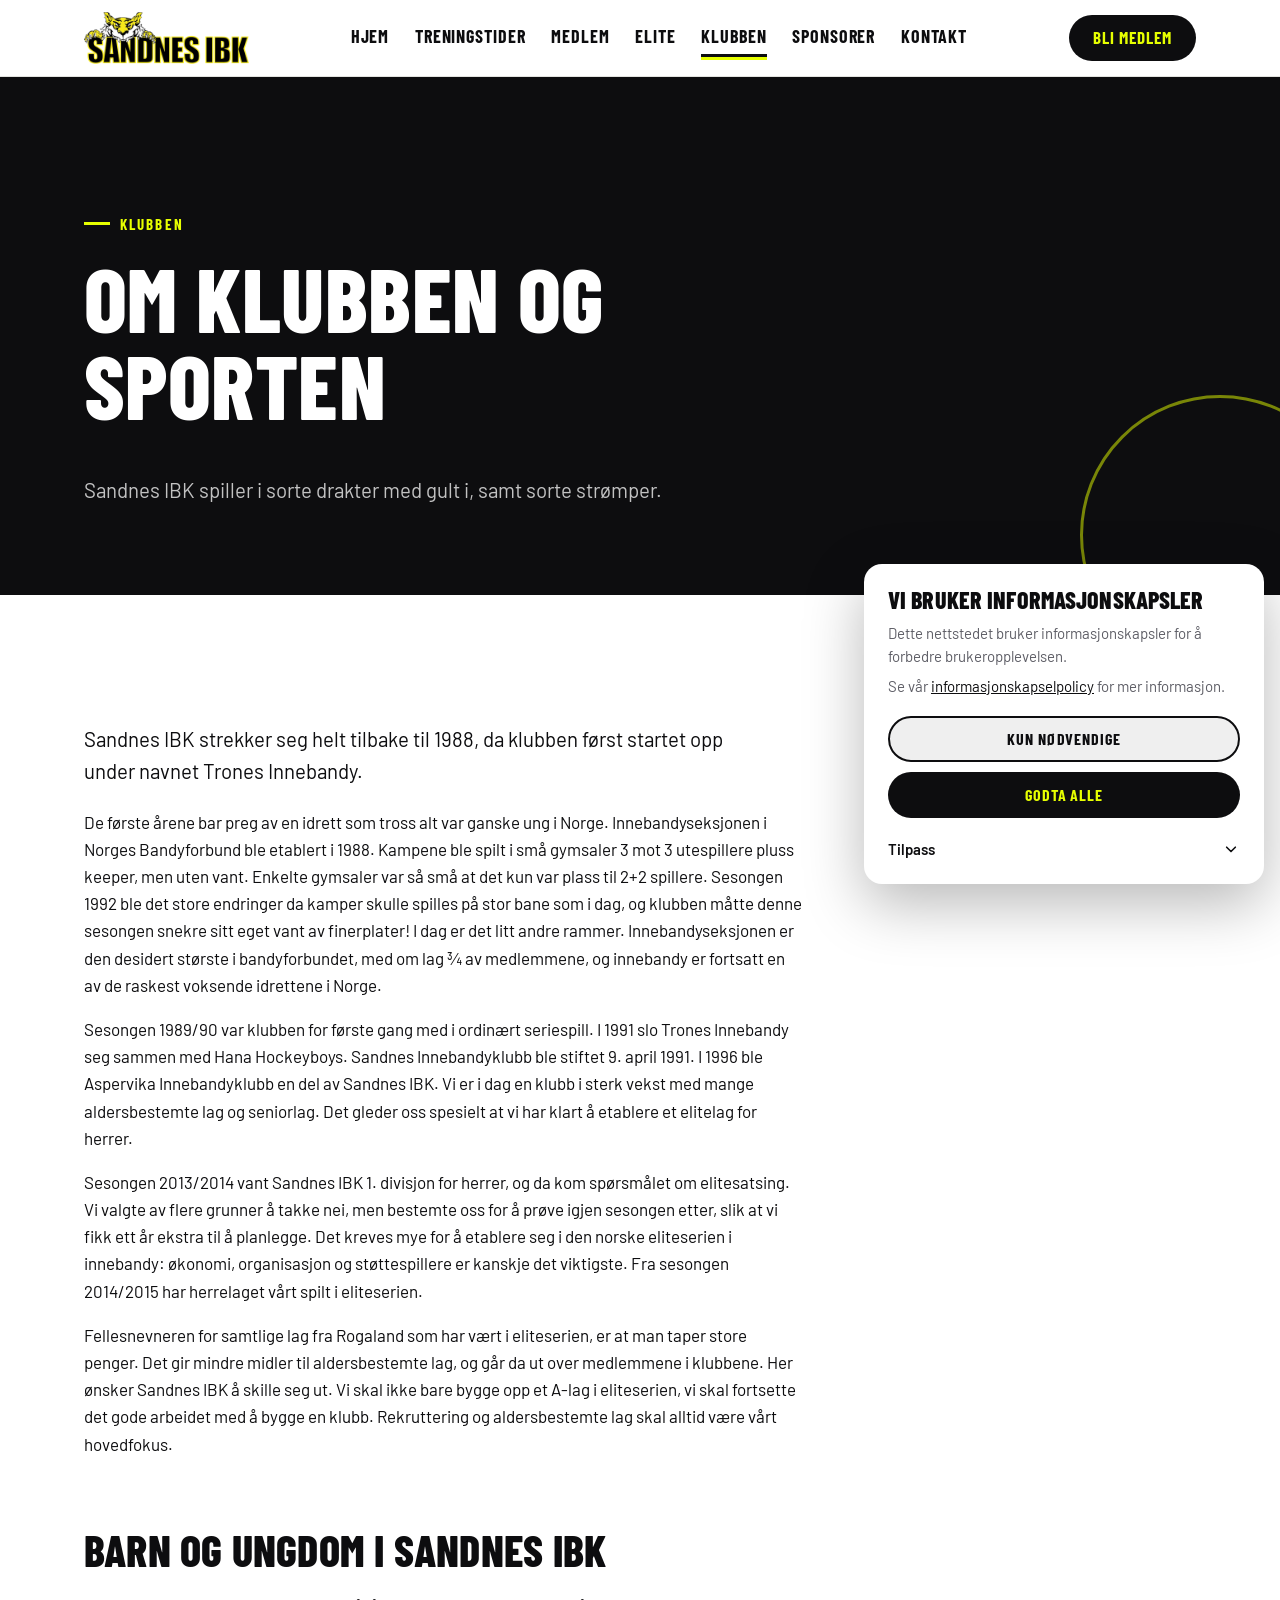
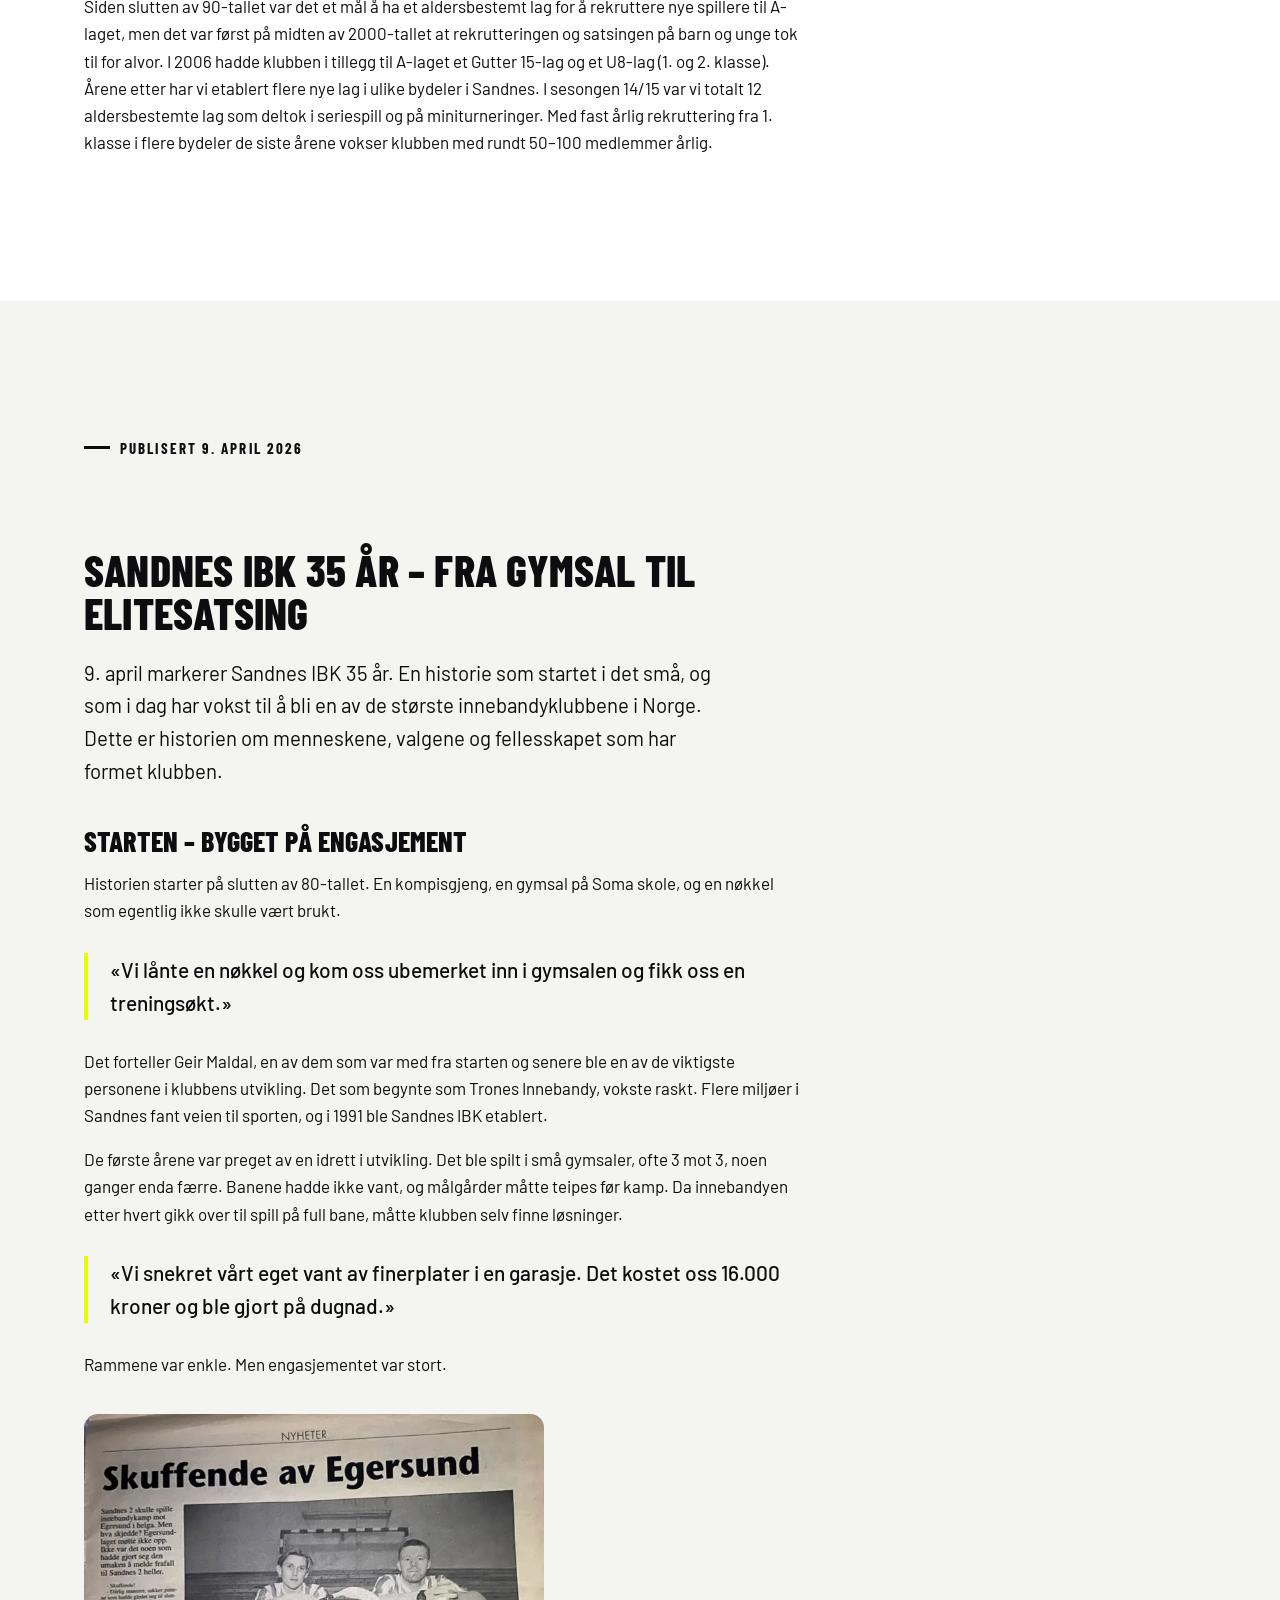
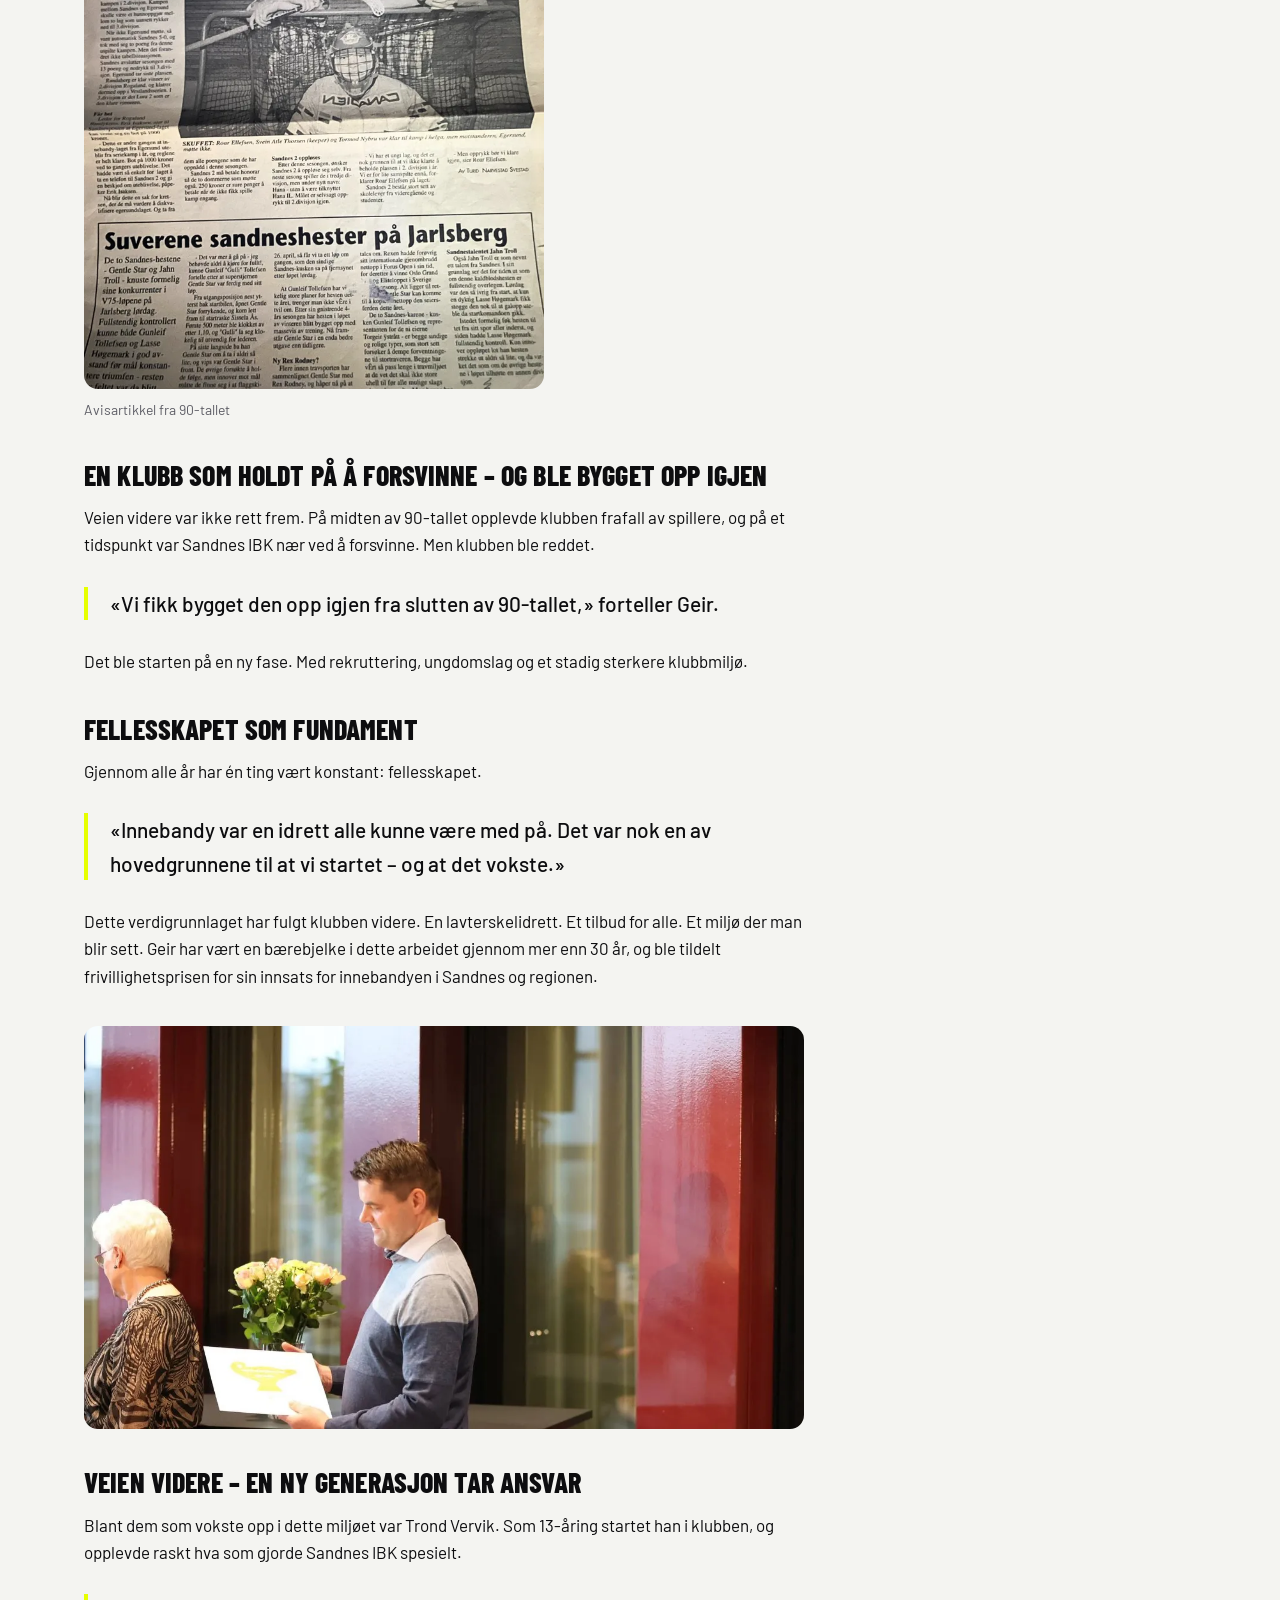
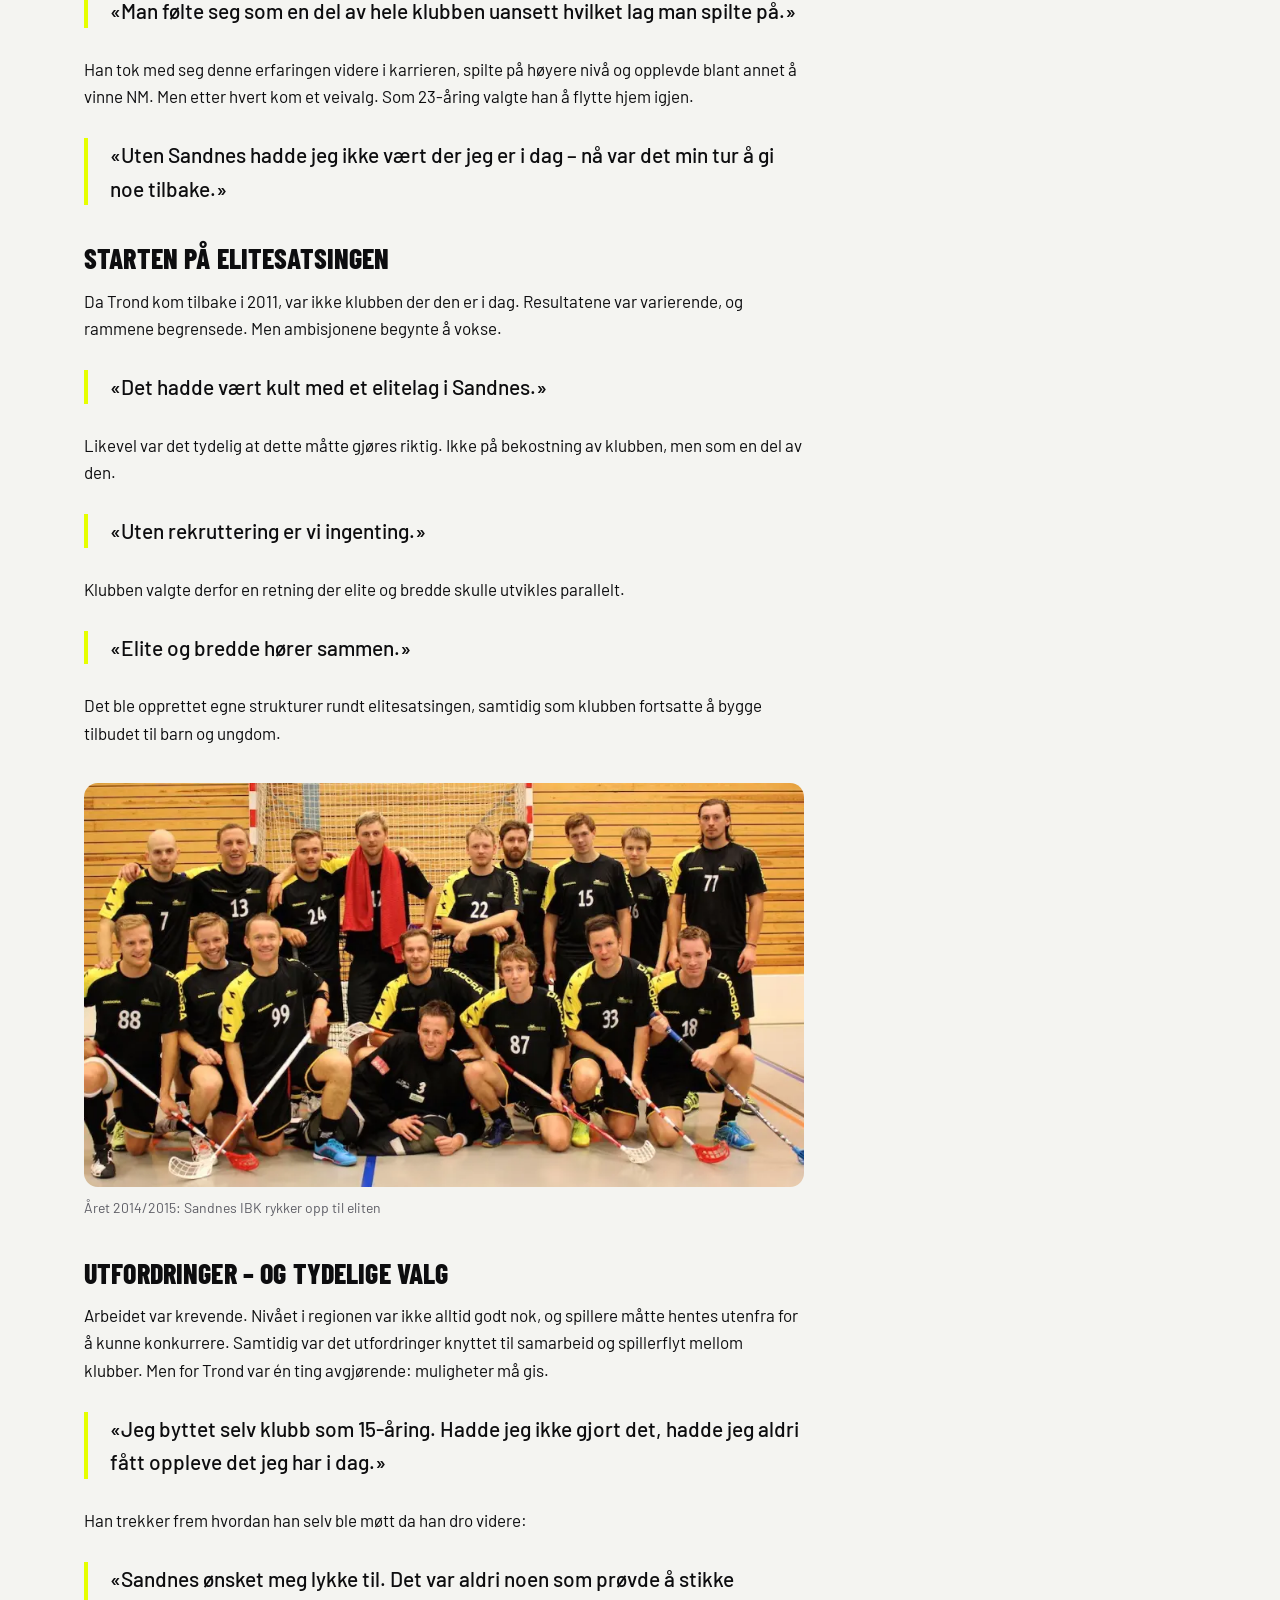
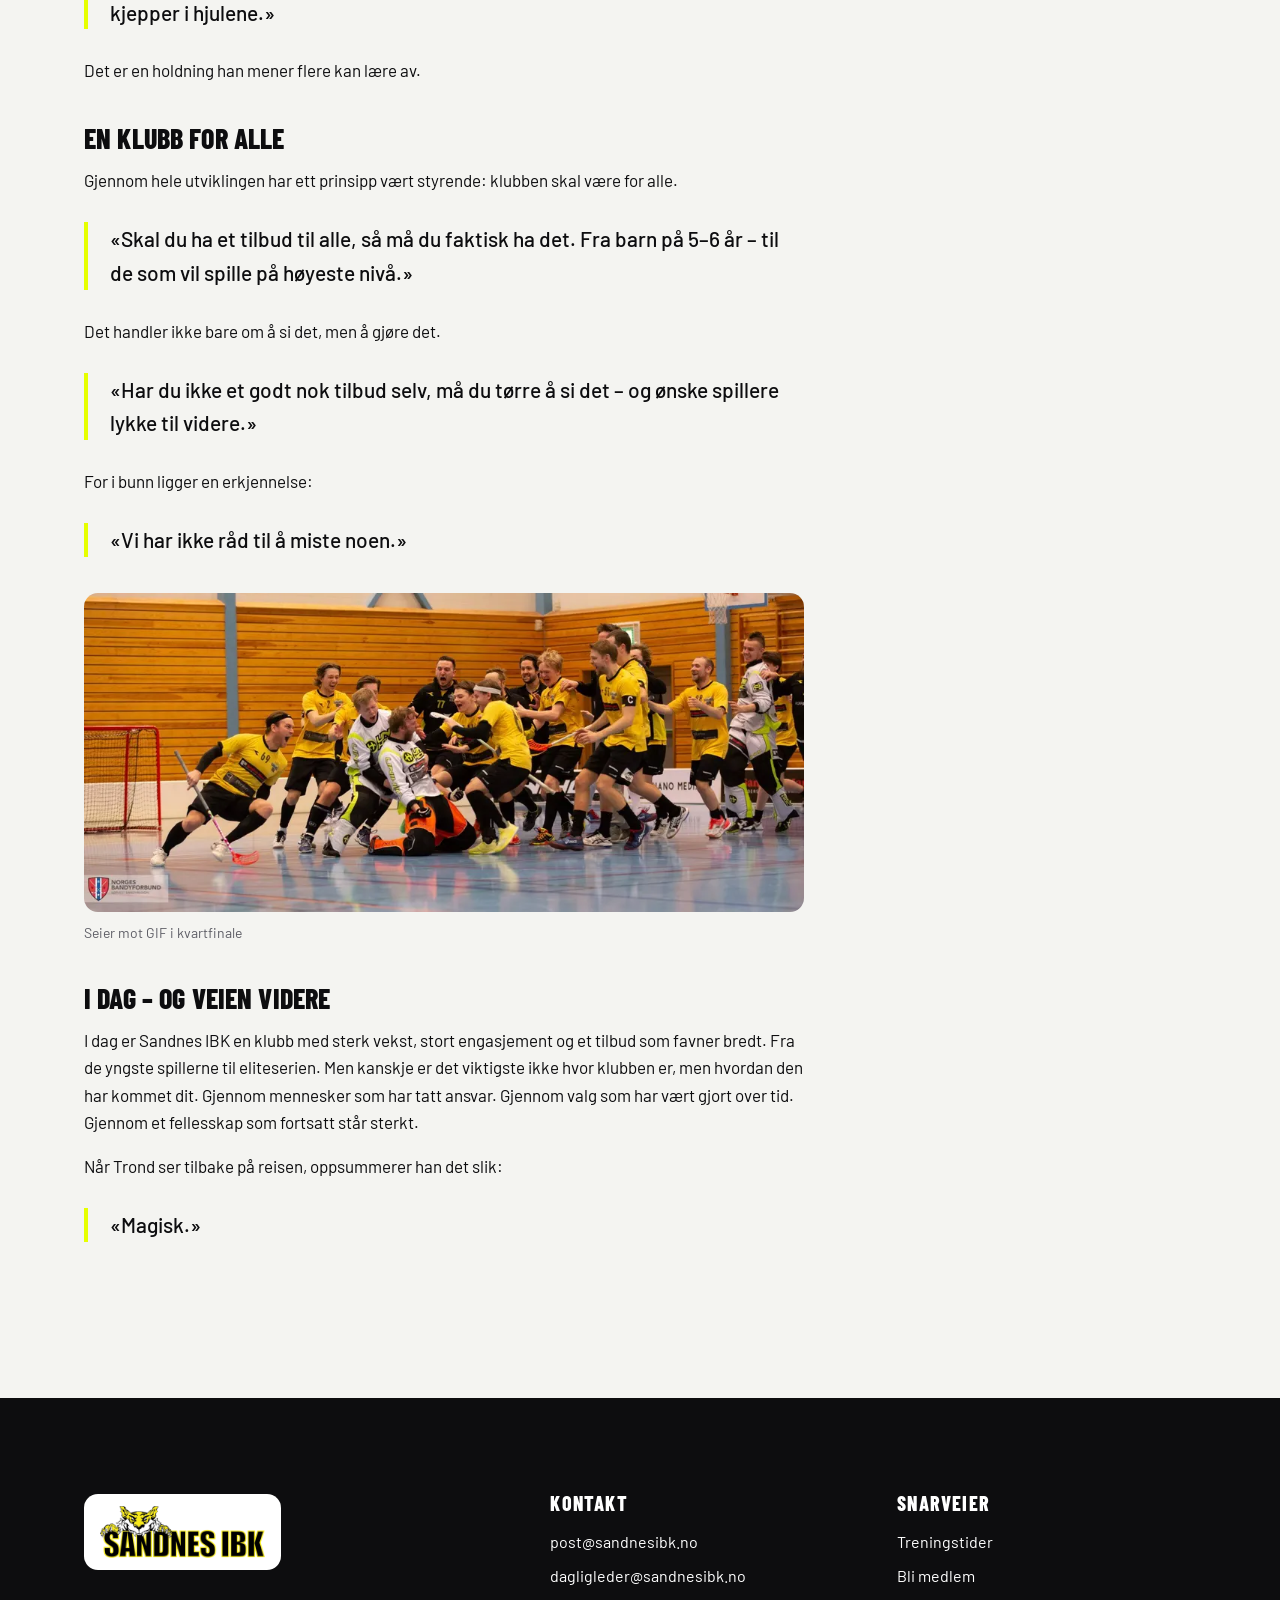
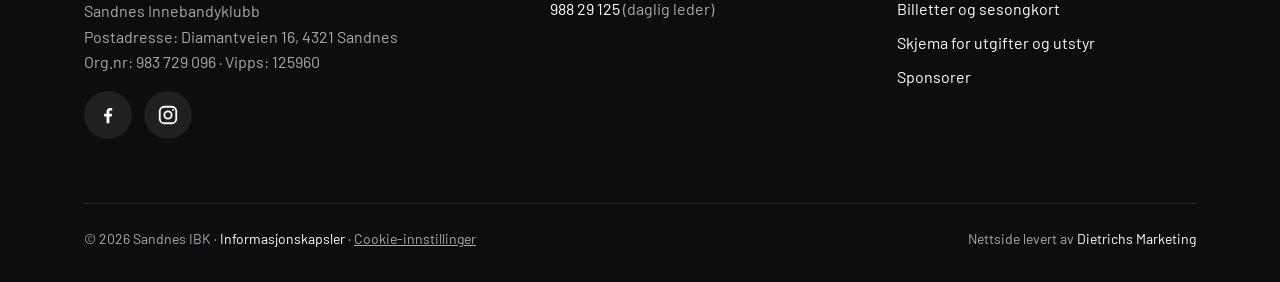
<file: klubben.html>
<!doctype html>
<html lang="no">
<head>
<meta charset="utf-8">
<meta name="viewport" content="width=device-width, initial-scale=1">
<title>Klubben | Sandnes IBK</title>
<meta name="description" content="Historien om Sandnes IBK: fra Trones Innebandy i 1988 til eliteserien. 35 år med innebandy i Sandnes.">
<meta name="theme-color" content="#0D0D0F">
<link rel="icon" type="image/png" sizes="32x32" href="assets/favicon-32.png">
<link rel="apple-touch-icon" href="assets/apple-touch-icon.png">
<link rel="preconnect" href="https://fonts.googleapis.com">
<link rel="preconnect" href="https://fonts.gstatic.com" crossorigin>
<link rel="stylesheet" href="https://fonts.googleapis.com/css2?family=Barlow+Condensed:wght@700;800&family=Barlow:wght@400;500;600;700&display=swap">
<link rel="stylesheet" href="style.css">
</head>
<body>
<header class="site-header">
  <div class="wrap header-inner">
    <a class="logo" href="index.html" aria-label="Sandnes IBK, til forsiden"><img src="assets/logo-header.png" alt="Sandnes IBK" width="400" height="126"></a>
    <nav class="main-nav" aria-label="Hovedmeny"><a href="index.html">Hjem</a><a href="treningstider.html">Treningstider</a><a href="medlem.html">Medlem</a><a href="elite.html">Elite</a><a href="klubben.html" aria-current="page">Klubben</a><a href="sponsorer.html">Sponsorer</a><a href="kontakt.html">Kontakt</a></nav>
    <a class="btn btn--ink nav-cta" href="https://club.spond.com/landing/signup/sandnesibk" target="_blank" rel="noopener">Bli medlem</a>
    <button class="menu-btn" type="button" aria-label="Åpne meny" aria-expanded="false" aria-controls="drawer">
      <svg viewBox="0 0 24 24" fill="none" stroke="currentColor" stroke-width="2.5" stroke-linecap="round"><path d="M4 7h16M4 12h16M4 17h16"/></svg>
    </button>
  </div>
</header>
<div class="scrim" hidden></div>
<aside class="drawer" id="drawer" aria-label="Meny" aria-hidden="true">
  <div class="drawer-top">
    <button class="drawer-close" type="button" aria-label="Lukk meny">
      <svg viewBox="0 0 24 24" fill="none" stroke="currentColor" stroke-width="2.8" stroke-linecap="round"><path d="M6 6l12 12M18 6L6 18"/></svg>
    </button>
  </div>
  <nav aria-label="Mobilmeny"><a href="index.html">Hjem</a><a href="treningstider.html">Treningstider</a><a href="medlem.html">Medlem</a><a href="elite.html">Elite</a><a href="klubben.html" aria-current="page">Klubben</a><a href="sponsorer.html">Sponsorer</a><a href="kontakt.html">Kontakt</a></nav>
  <a class="btn btn--neon" href="https://club.spond.com/landing/signup/sandnesibk" target="_blank" rel="noopener">Bli medlem <svg class="arrow" viewBox="0 0 24 24" fill="none" stroke="currentColor" stroke-width="2.5" stroke-linecap="round" stroke-linejoin="round" aria-hidden="true"><path d="M5 12h14M13 6l6 6-6 6"/></svg></a>
  <div class="drawer-contact">
    <p>E-post: <a href="mailto:post@sandnesibk.no">post@sandnesibk.no</a><br>Daglig leder: <a href="tel:+4798829125">988 29 125</a></p>
    <div class="social "><a href="https://www.facebook.com/sandnesibk" target="_blank" rel="noopener" aria-label="Sandnes IBK på Facebook"><svg viewBox="0 0 24 24" fill="currentColor" aria-hidden="true"><path d="M13.5 21v-7.5h2.6l.4-3h-3V8.6c0-.9.3-1.5 1.5-1.5h1.6V4.4c-.3 0-1.2-.1-2.3-.1-2.3 0-3.9 1.4-3.9 4v2.2H7.8v3h2.6V21h3.1z"/></svg></a><a href="https://www.instagram.com/sandnesibk/" target="_blank" rel="noopener" aria-label="Sandnes IBK på Instagram"><svg viewBox="0 0 24 24" fill="none" stroke="currentColor" stroke-width="2" aria-hidden="true"><rect x="3" y="3" width="18" height="18" rx="5"/><circle cx="12" cy="12" r="4"/><circle cx="17.5" cy="6.5" r="1" fill="currentColor" stroke="none"/></svg></a></div>
  </div>
</aside>
<main>
<section class="page-hero"><div class="wrap">
  <span class="eyebrow">Klubben</span>
  <h1>Om klubben og sporten</h1>
  <p class="lead">Sandnes IBK spiller i sorte drakter med gult i, samt sorte strømper.</p>
</div></section>
<section class="section"><div class="wrap"><div class="prose">
<p class="lead" style="color:var(--ink)">Sandnes IBK strekker seg helt tilbake til 1988, da klubben først startet opp under navnet Trones Innebandy.</p>
<p>De første årene bar preg av en idrett som tross alt var ganske ung i Norge. Innebandyseksjonen i Norges Bandyforbund ble etablert i 1988. Kampene ble spilt i små gymsaler 3 mot 3 utespillere pluss keeper, men uten vant. Enkelte gymsaler var så små at det kun var plass til 2+2 spillere. Sesongen 1992 ble det store endringer da kamper skulle spilles på stor bane som i dag, og klubben måtte denne sesongen snekre sitt eget vant av finerplater! I dag er det litt andre rammer. Innebandyseksjonen er den desidert største i bandyforbundet, med om lag ¾ av medlemmene, og innebandy er fortsatt en av de raskest voksende idrettene i Norge.</p>
<p>Sesongen 1989/90 var klubben for første gang med i ordinært seriespill. I 1991 slo Trones Innebandy seg sammen med Hana Hockeyboys. Sandnes Innebandyklubb ble stiftet 9. april 1991. I 1996 ble Aspervika Innebandyklubb en del av Sandnes IBK. Vi er i dag en klubb i sterk vekst med mange aldersbestemte lag og seniorlag. Det gleder oss spesielt at vi har klart å etablere et elitelag for herrer.</p>
<p>Sesongen 2013/2014 vant Sandnes IBK 1. divisjon for herrer, og da kom spørsmålet om elitesatsing. Vi valgte av flere grunner å takke nei, men bestemte oss for å prøve igjen sesongen etter, slik at vi fikk ett år ekstra til å planlegge. Det kreves mye for å etablere seg i den norske eliteserien i innebandy: økonomi, organisasjon og støttespillere er kanskje det viktigste. Fra sesongen 2014/2015 har herrelaget vårt spilt i eliteserien.</p>
<p>Fellesnevneren for samtlige lag fra Rogaland som har vært i eliteserien, er at man taper store penger. Det gir mindre midler til aldersbestemte lag, og går da ut over medlemmene i klubbene. Her ønsker Sandnes IBK å skille seg ut. Vi skal ikke bare bygge opp et A-lag i eliteserien, vi skal fortsette det gode arbeidet med å bygge en klubb. Rekruttering og aldersbestemte lag skal alltid være vårt hovedfokus.</p>
<h2>Barn og ungdom i Sandnes IBK</h2>
<p>Siden slutten av 90-tallet var det et mål å ha et aldersbestemt lag for å rekruttere nye spillere til A-laget, men det var først på midten av 2000-tallet at rekrutteringen og satsingen på barn og unge tok til for alvor. I 2006 hadde klubben i tillegg til A-laget et Gutter 15-lag og et U8-lag (1. og 2. klasse). Årene etter har vi etablert flere nye lag i ulike bydeler i Sandnes. I sesongen 14/15 var vi totalt 12 aldersbestemte lag som deltok i seriespill og på miniturneringer. Med fast årlig rekruttering fra 1. klasse i flere bydeler de siste årene vokser klubben med rundt 50–100 medlemmer årlig.</p>
</div></div></section>

<section class="section section--paper" id="historie"><div class="wrap"><div class="prose">
<span class="eyebrow">Publisert 9. april 2026</span>
<h2>Sandnes IBK 35 år – fra gymsal til elitesatsing</h2>
<p class="lead" style="color:var(--ink)">9. april markerer Sandnes IBK 35 år. En historie som startet i det små, og som i dag har vokst til å bli en av de største innebandyklubbene i Norge. Dette er historien om menneskene, valgene og fellesskapet som har formet klubben.</p>
<h3>Starten – bygget på engasjement</h3>
<p>Historien starter på slutten av 80-tallet. En kompisgjeng, en gymsal på Soma skole, og en nøkkel som egentlig ikke skulle vært brukt.</p>
<blockquote>«Vi lånte en nøkkel og kom oss ubemerket inn i gymsalen og fikk oss en treningsøkt.»</blockquote>
<p>Det forteller Geir Maldal, en av dem som var med fra starten og senere ble en av de viktigste personene i klubbens utvikling. Det som begynte som Trones Innebandy, vokste raskt. Flere miljøer i Sandnes fant veien til sporten, og i 1991 ble Sandnes IBK etablert.</p>
<p>De første årene var preget av en idrett i utvikling. Det ble spilt i små gymsaler, ofte 3 mot 3, noen ganger enda færre. Banene hadde ikke vant, og målgårder måtte teipes før kamp. Da innebandyen etter hvert gikk over til spill på full bane, måtte klubben selv finne løsninger.</p>
<blockquote>«Vi snekret vårt eget vant av finerplater i en garasje. Det kostet oss 16.000 kroner og ble gjort på dugnad.»</blockquote>
<p>Rammene var enkle. Men engasjementet var stort.</p>
<figure><img src="assets/avisartikkel.webp" alt="Avisartikkel om Sandnes IBK fra 90-tallet" width="720" height="900" loading="lazy" style="max-width:460px"><figcaption>Avisartikkel fra 90-tallet</figcaption></figure>
<h3>En klubb som holdt på å forsvinne – og ble bygget opp igjen</h3>
<p>Veien videre var ikke rett frem. På midten av 90-tallet opplevde klubben frafall av spillere, og på et tidspunkt var Sandnes IBK nær ved å forsvinne. Men klubben ble reddet.</p>
<blockquote>«Vi fikk bygget den opp igjen fra slutten av 90-tallet,» forteller Geir.</blockquote>
<p>Det ble starten på en ny fase. Med rekruttering, ungdomslag og et stadig sterkere klubbmiljø.</p>
<h3>Fellesskapet som fundament</h3>
<p>Gjennom alle år har én ting vært konstant: fellesskapet.</p>
<blockquote>«Innebandy var en idrett alle kunne være med på. Det var nok en av hovedgrunnene til at vi startet – og at det vokste.»</blockquote>
<p>Dette verdigrunnlaget har fulgt klubben videre. En lavterskelidrett. Et tilbud for alle. Et miljø der man blir sett. Geir har vært en bærebjelke i dette arbeidet gjennom mer enn 30 år, og ble tildelt frivillighetsprisen for sin innsats for innebandyen i Sandnes og regionen.</p>
<figure><img src="assets/geir-maldal.webp" alt="Geir Maldal mottar frivillighetsprisen" width="1200" height="672" loading="lazy"></figure>
<h3>Veien videre – en ny generasjon tar ansvar</h3>
<p>Blant dem som vokste opp i dette miljøet var Trond Vervik. Som 13-åring startet han i klubben, og opplevde raskt hva som gjorde Sandnes IBK spesielt.</p>
<blockquote>«Man følte seg som en del av hele klubben uansett hvilket lag man spilte på.»</blockquote>
<p>Han tok med seg denne erfaringen videre i karrieren, spilte på høyere nivå og opplevde blant annet å vinne NM. Men etter hvert kom et veivalg. Som 23-åring valgte han å flytte hjem igjen.</p>
<blockquote>«Uten Sandnes hadde jeg ikke vært der jeg er i dag – nå var det min tur å gi noe tilbake.»</blockquote>
<h3>Starten på elitesatsingen</h3>
<p>Da Trond kom tilbake i 2011, var ikke klubben der den er i dag. Resultatene var varierende, og rammene begrensede. Men ambisjonene begynte å vokse.</p>
<blockquote>«Det hadde vært kult med et elitelag i Sandnes.»</blockquote>
<p>Likevel var det tydelig at dette måtte gjøres riktig. Ikke på bekostning av klubben, men som en del av den.</p>
<blockquote>«Uten rekruttering er vi ingenting.»</blockquote>
<p>Klubben valgte derfor en retning der elite og bredde skulle utvikles parallelt.</p>
<blockquote>«Elite og bredde hører sammen.»</blockquote>
<p>Det ble opprettet egne strukturer rundt elitesatsingen, samtidig som klubben fortsatte å bygge tilbudet til barn og ungdom.</p>
<figure><img src="assets/opprykk-2015.webp" alt="Sandnes IBK rykker opp til eliten" width="890" height="500" loading="lazy"><figcaption>Året 2014/2015: Sandnes IBK rykker opp til eliten</figcaption></figure>
<h3>Utfordringer – og tydelige valg</h3>
<p>Arbeidet var krevende. Nivået i regionen var ikke alltid godt nok, og spillere måtte hentes utenfra for å kunne konkurrere. Samtidig var det utfordringer knyttet til samarbeid og spillerflyt mellom klubber. Men for Trond var én ting avgjørende: muligheter må gis.</p>
<blockquote>«Jeg byttet selv klubb som 15-åring. Hadde jeg ikke gjort det, hadde jeg aldri fått oppleve det jeg har i dag.»</blockquote>
<p>Han trekker frem hvordan han selv ble møtt da han dro videre:</p>
<blockquote>«Sandnes ønsket meg lykke til. Det var aldri noen som prøvde å stikke kjepper i hjulene.»</blockquote>
<p>Det er en holdning han mener flere kan lære av.</p>
<h3>En klubb for alle</h3>
<p>Gjennom hele utviklingen har ett prinsipp vært styrende: klubben skal være for alle.</p>
<blockquote>«Skal du ha et tilbud til alle, så må du faktisk ha det. Fra barn på 5–6 år – til de som vil spille på høyeste nivå.»</blockquote>
<p>Det handler ikke bare om å si det, men å gjøre det.</p>
<blockquote>«Har du ikke et godt nok tilbud selv, må du tørre å si det – og ønske spillere lykke til videre.»</blockquote>
<p>For i bunn ligger en erkjennelse:</p>
<blockquote>«Vi har ikke råd til å miste noen.»</blockquote>
<figure><img src="assets/hero-seier-960.webp" alt="Seier mot GIF i kvartfinale" width="960" height="426" loading="lazy"><figcaption>Seier mot GIF i kvartfinale</figcaption></figure>
<h3>I dag – og veien videre</h3>
<p>I dag er Sandnes IBK en klubb med sterk vekst, stort engasjement og et tilbud som favner bredt. Fra de yngste spillerne til eliteserien. Men kanskje er det viktigste ikke hvor klubben er, men hvordan den har kommet dit. Gjennom mennesker som har tatt ansvar. Gjennom valg som har vært gjort over tid. Gjennom et fellesskap som fortsatt står sterkt.</p>
<p>Når Trond ser tilbake på reisen, oppsummerer han det slik:</p>
<blockquote>«Magisk.»</blockquote>
</div></div></section>

</main>
<footer class="site-footer">
  <div class="wrap">
    <div class="footer-grid">
      <div>
        <a class="footer-logo" href="index.html"><img src="assets/logo-header.png" alt="Sandnes IBK" width="400" height="126" loading="lazy"></a>
        <p>Sandnes Innebandyklubb<br>Postadresse: Diamantveien 16, 4321 Sandnes<br>Org.nr: 983 729 096 · Vipps: 125960</p>
        <div class="social "><a href="https://www.facebook.com/sandnesibk" target="_blank" rel="noopener" aria-label="Sandnes IBK på Facebook"><svg viewBox="0 0 24 24" fill="currentColor" aria-hidden="true"><path d="M13.5 21v-7.5h2.6l.4-3h-3V8.6c0-.9.3-1.5 1.5-1.5h1.6V4.4c-.3 0-1.2-.1-2.3-.1-2.3 0-3.9 1.4-3.9 4v2.2H7.8v3h2.6V21h3.1z"/></svg></a><a href="https://www.instagram.com/sandnesibk/" target="_blank" rel="noopener" aria-label="Sandnes IBK på Instagram"><svg viewBox="0 0 24 24" fill="none" stroke="currentColor" stroke-width="2" aria-hidden="true"><rect x="3" y="3" width="18" height="18" rx="5"/><circle cx="12" cy="12" r="4"/><circle cx="17.5" cy="6.5" r="1" fill="currentColor" stroke="none"/></svg></a></div>
      </div>
      <div>
        <h4>Kontakt</h4>
        <ul>
          <li><a href="mailto:post@sandnesibk.no">post@sandnesibk.no</a></li>
          <li><a href="mailto:dagligleder@sandnesibk.no">dagligleder@sandnesibk.no</a></li>
          <li><a href="tel:+4798829125">988 29 125</a> (daglig leder)</li>
        </ul>
      </div>
      <div>
        <h4>Snarveier</h4>
        <ul>
          <li><a href="treningstider.html">Treningstider</a></li>
          <li><a href="https://club.spond.com/landing/signup/sandnesibk" target="_blank" rel="noopener">Bli medlem</a></li>
          <li><a href="elite.html">Billetter og sesongkort</a></li>
          <li><a href="medlem.html#skjema">Skjema for utgifter og utstyr</a></li>
          <li><a href="sponsorer.html">Sponsorer</a></li>
        </ul>
      </div>
    </div>
    <div class="footer-bottom">
      <span>© 2026 Sandnes IBK · <a href="cookies.html">Informasjonskapsler</a> · <button type="button" class="cookie-reopen" style="background:none;border:0;padding:0;color:inherit;font:inherit;cursor:pointer;text-decoration:underline">Cookie-innstillinger</button></span>
      <span>Nettside levert av <a href="https://dmarketing.no" target="_blank" rel="noopener">Dietrichs Marketing</a></span>
    </div>
  </div>
</footer>
<script src="app.js" defer></script>
</body>
</html>
</file>
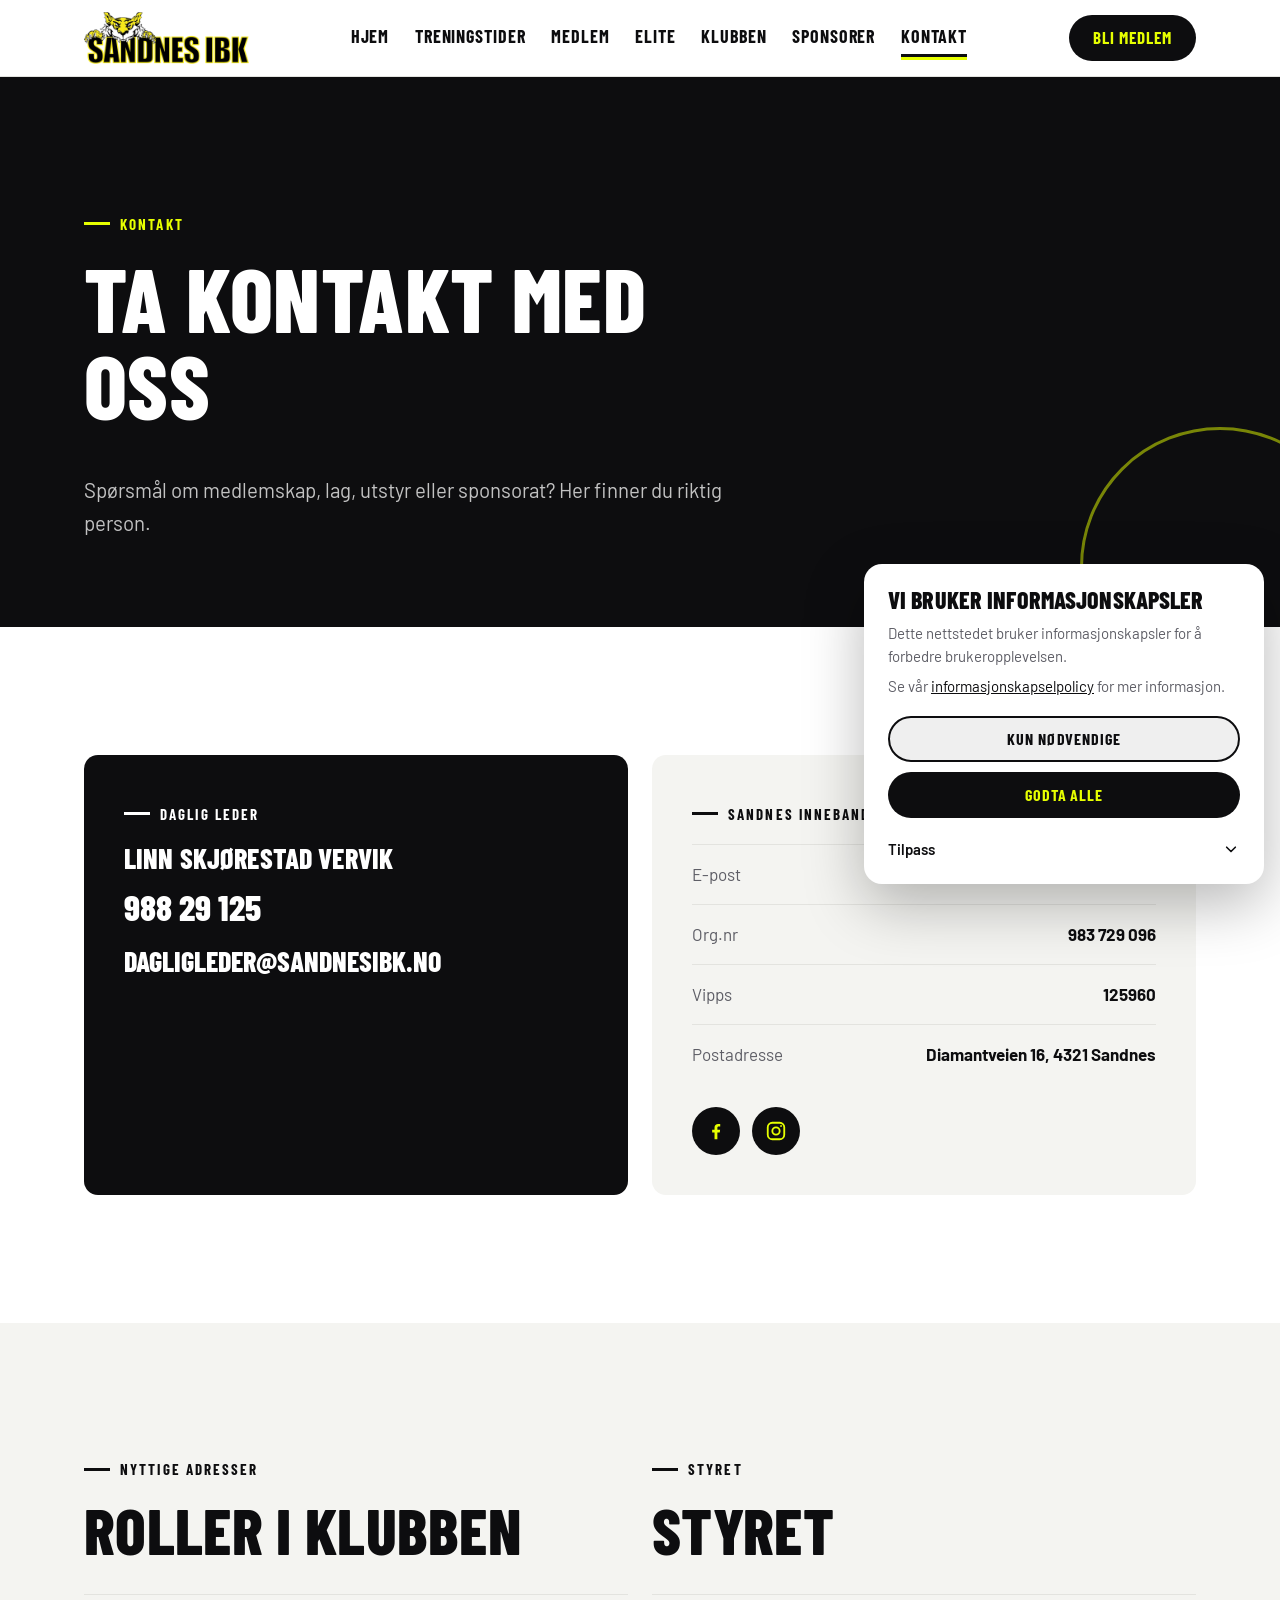
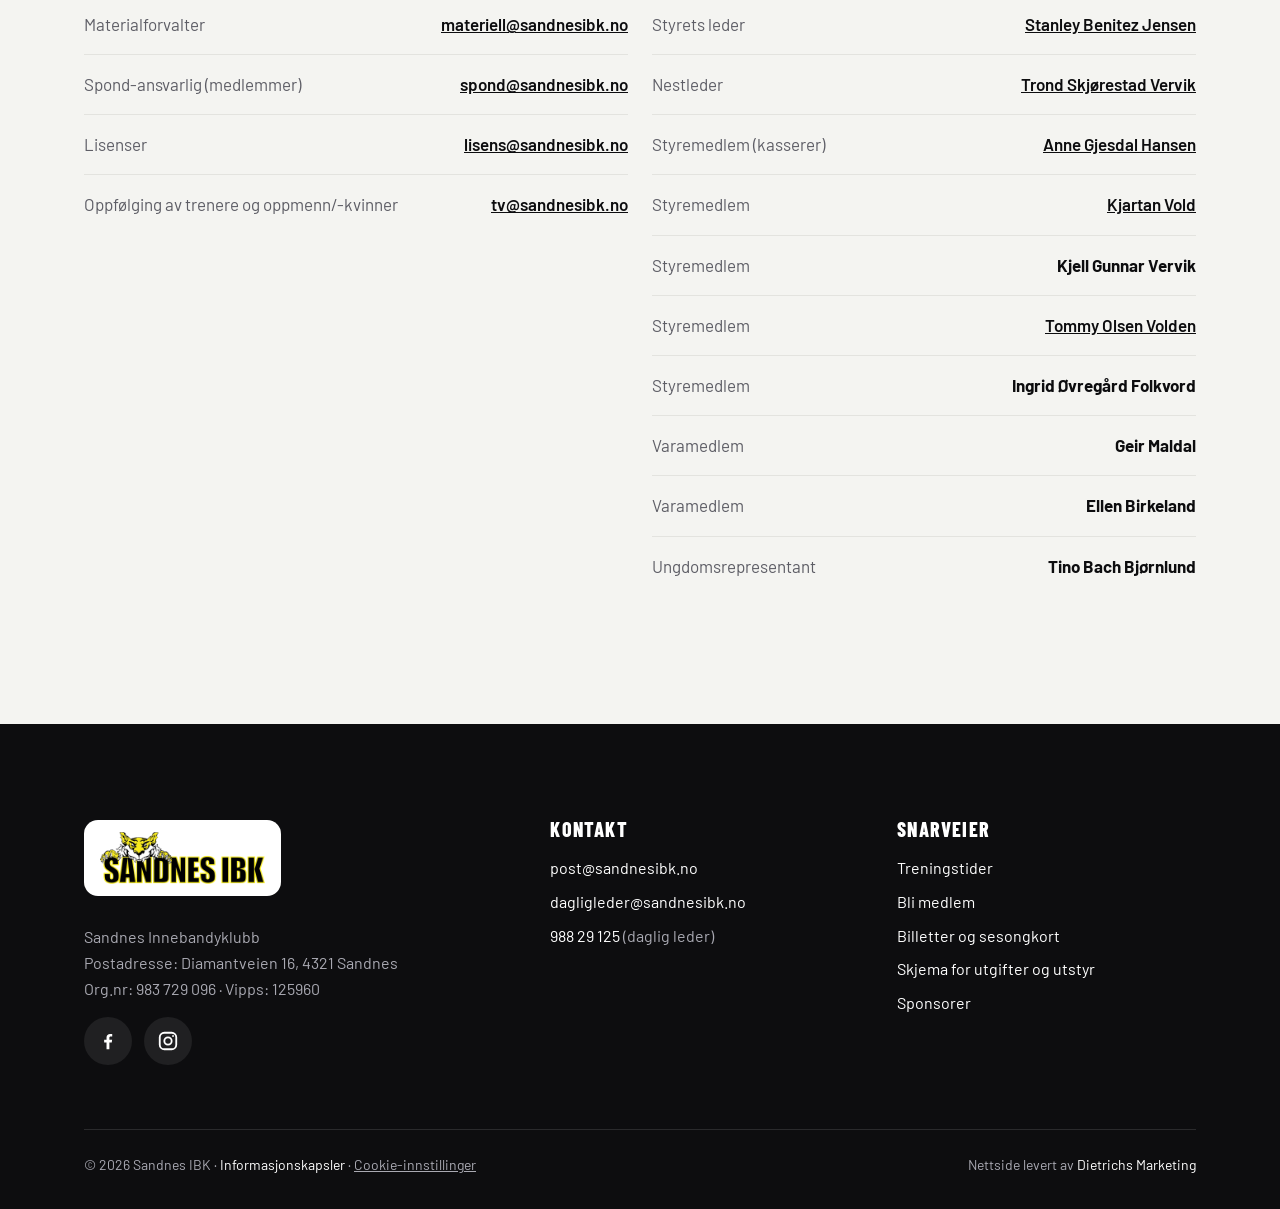
<file: kontakt.html>
<!doctype html>
<html lang="no">
<head>
<meta charset="utf-8">
<meta name="viewport" content="width=device-width, initial-scale=1">
<title>Kontakt | Sandnes IBK</title>
<meta name="description" content="Kontakt Sandnes IBK: daglig leder, styret og nyttige e-postadresser. Org.nr 983 729 096.">
<meta name="theme-color" content="#0D0D0F">
<link rel="icon" type="image/png" sizes="32x32" href="assets/favicon-32.png">
<link rel="apple-touch-icon" href="assets/apple-touch-icon.png">
<link rel="preconnect" href="https://fonts.googleapis.com">
<link rel="preconnect" href="https://fonts.gstatic.com" crossorigin>
<link rel="stylesheet" href="https://fonts.googleapis.com/css2?family=Barlow+Condensed:wght@700;800&family=Barlow:wght@400;500;600;700&display=swap">
<link rel="stylesheet" href="style.css">
</head>
<body>
<header class="site-header">
  <div class="wrap header-inner">
    <a class="logo" href="index.html" aria-label="Sandnes IBK, til forsiden"><img src="assets/logo-header.png" alt="Sandnes IBK" width="400" height="126"></a>
    <nav class="main-nav" aria-label="Hovedmeny"><a href="index.html">Hjem</a><a href="treningstider.html">Treningstider</a><a href="medlem.html">Medlem</a><a href="elite.html">Elite</a><a href="klubben.html">Klubben</a><a href="sponsorer.html">Sponsorer</a><a href="kontakt.html" aria-current="page">Kontakt</a></nav>
    <a class="btn btn--ink nav-cta" href="https://club.spond.com/landing/signup/sandnesibk" target="_blank" rel="noopener">Bli medlem</a>
    <button class="menu-btn" type="button" aria-label="Åpne meny" aria-expanded="false" aria-controls="drawer">
      <svg viewBox="0 0 24 24" fill="none" stroke="currentColor" stroke-width="2.5" stroke-linecap="round"><path d="M4 7h16M4 12h16M4 17h16"/></svg>
    </button>
  </div>
</header>
<div class="scrim" hidden></div>
<aside class="drawer" id="drawer" aria-label="Meny" aria-hidden="true">
  <div class="drawer-top">
    <button class="drawer-close" type="button" aria-label="Lukk meny">
      <svg viewBox="0 0 24 24" fill="none" stroke="currentColor" stroke-width="2.8" stroke-linecap="round"><path d="M6 6l12 12M18 6L6 18"/></svg>
    </button>
  </div>
  <nav aria-label="Mobilmeny"><a href="index.html">Hjem</a><a href="treningstider.html">Treningstider</a><a href="medlem.html">Medlem</a><a href="elite.html">Elite</a><a href="klubben.html">Klubben</a><a href="sponsorer.html">Sponsorer</a><a href="kontakt.html" aria-current="page">Kontakt</a></nav>
  <a class="btn btn--neon" href="https://club.spond.com/landing/signup/sandnesibk" target="_blank" rel="noopener">Bli medlem <svg class="arrow" viewBox="0 0 24 24" fill="none" stroke="currentColor" stroke-width="2.5" stroke-linecap="round" stroke-linejoin="round" aria-hidden="true"><path d="M5 12h14M13 6l6 6-6 6"/></svg></a>
  <div class="drawer-contact">
    <p>E-post: <a href="mailto:post@sandnesibk.no">post@sandnesibk.no</a><br>Daglig leder: <a href="tel:+4798829125">988 29 125</a></p>
    <div class="social "><a href="https://www.facebook.com/sandnesibk" target="_blank" rel="noopener" aria-label="Sandnes IBK på Facebook"><svg viewBox="0 0 24 24" fill="currentColor" aria-hidden="true"><path d="M13.5 21v-7.5h2.6l.4-3h-3V8.6c0-.9.3-1.5 1.5-1.5h1.6V4.4c-.3 0-1.2-.1-2.3-.1-2.3 0-3.9 1.4-3.9 4v2.2H7.8v3h2.6V21h3.1z"/></svg></a><a href="https://www.instagram.com/sandnesibk/" target="_blank" rel="noopener" aria-label="Sandnes IBK på Instagram"><svg viewBox="0 0 24 24" fill="none" stroke="currentColor" stroke-width="2" aria-hidden="true"><rect x="3" y="3" width="18" height="18" rx="5"/><circle cx="12" cy="12" r="4"/><circle cx="17.5" cy="6.5" r="1" fill="currentColor" stroke="none"/></svg></a></div>
  </div>
</aside>
<main>
<section class="page-hero"><div class="wrap">
  <span class="eyebrow">Kontakt</span>
  <h1>Ta kontakt med oss</h1>
  <p class="lead">Spørsmål om medlemskap, lag, utstyr eller sponsorat? Her finner du riktig person.</p>
</div></section>
<section class="section"><div class="wrap"><div class="grid-2">
  <div class="box box--ink reveal">
    <span class="eyebrow">Daglig leder</span>
    <h3>Linn Skjørestad Vervik</h3>
    <p><a class="big-link" href="tel:+4798829125">988 29 125</a></p>
    <p><a class="big-link" style="font-size:clamp(20px,2.4vw,28px)" href="mailto:dagligleder@sandnesibk.no">dagligleder@sandnesibk.no</a></p>
  </div>
  <div class="box reveal">
    <span class="eyebrow">Sandnes Innebandyklubb</span>
    <ul class="contact-list">
      <li><span>E-post</span><a href="mailto:post@sandnesibk.no">post@sandnesibk.no</a></li>
      <li><span>Org.nr</span><strong>983 729 096</strong></li>
      <li><span>Vipps</span><strong>125960</strong></li>
      <li><span>Postadresse</span><strong>Diamantveien 16, 4321 Sandnes</strong></li>
    </ul>
    <div style="margin-top:22px"><div class="social social--light"><a href="https://www.facebook.com/sandnesibk" target="_blank" rel="noopener" aria-label="Sandnes IBK på Facebook"><svg viewBox="0 0 24 24" fill="currentColor" aria-hidden="true"><path d="M13.5 21v-7.5h2.6l.4-3h-3V8.6c0-.9.3-1.5 1.5-1.5h1.6V4.4c-.3 0-1.2-.1-2.3-.1-2.3 0-3.9 1.4-3.9 4v2.2H7.8v3h2.6V21h3.1z"/></svg></a><a href="https://www.instagram.com/sandnesibk/" target="_blank" rel="noopener" aria-label="Sandnes IBK på Instagram"><svg viewBox="0 0 24 24" fill="none" stroke="currentColor" stroke-width="2" aria-hidden="true"><rect x="3" y="3" width="18" height="18" rx="5"/><circle cx="12" cy="12" r="4"/><circle cx="17.5" cy="6.5" r="1" fill="currentColor" stroke="none"/></svg></a></div></div>
  </div>
</div></div></section>
<section class="section section--paper"><div class="wrap"><div class="grid-2" style="align-items:start">
  <div class="reveal"><span class="eyebrow">Nyttige adresser</span><h2>Roller i klubben</h2><ul class="contact-list"><li><span>Materialforvalter</span><a href="mailto:materiell@sandnesibk.no">materiell@sandnesibk.no</a></li><li><span>Spond-ansvarlig (medlemmer)</span><a href="mailto:spond@sandnesibk.no">spond@sandnesibk.no</a></li><li><span>Lisenser</span><a href="mailto:lisens@sandnesibk.no">lisens@sandnesibk.no</a></li><li><span>Oppfølging av trenere og oppmenn/-kvinner</span><a href="mailto:tv@sandnesibk.no">tv@sandnesibk.no</a></li></ul></div>
  <div class="reveal"><span class="eyebrow">Styret</span><h2>Styret</h2><ul class="contact-list"><li><span>Styrets leder</span><a href="mailto:leder@sandnesibk.no">Stanley Benitez Jensen</a></li><li><span>Nestleder</span><a href="mailto:trond@sandnesibk.no">Trond Skjørestad Vervik</a></li><li><span>Styremedlem (kasserer)</span><a href="mailto:kasserer@sandnesibk.no">Anne Gjesdal Hansen</a></li><li><span>Styremedlem</span><a href="mailto:spond@sandnesibk.no">Kjartan Vold</a></li><li><span>Styremedlem</span><strong>Kjell Gunnar Vervik</strong></li><li><span>Styremedlem</span><a href="mailto:tv@sandnesibk.no">Tommy Olsen Volden</a></li><li><span>Styremedlem</span><strong>Ingrid Øvregård Folkvord</strong></li><li><span>Varamedlem</span><strong>Geir Maldal</strong></li><li><span>Varamedlem</span><strong>Ellen Birkeland</strong></li><li><span>Ungdomsrepresentant</span><strong>Tino Bach Bjørnlund</strong></li></ul></div>
</div></div></section>

</main>
<footer class="site-footer">
  <div class="wrap">
    <div class="footer-grid">
      <div>
        <a class="footer-logo" href="index.html"><img src="assets/logo-header.png" alt="Sandnes IBK" width="400" height="126" loading="lazy"></a>
        <p>Sandnes Innebandyklubb<br>Postadresse: Diamantveien 16, 4321 Sandnes<br>Org.nr: 983 729 096 · Vipps: 125960</p>
        <div class="social "><a href="https://www.facebook.com/sandnesibk" target="_blank" rel="noopener" aria-label="Sandnes IBK på Facebook"><svg viewBox="0 0 24 24" fill="currentColor" aria-hidden="true"><path d="M13.5 21v-7.5h2.6l.4-3h-3V8.6c0-.9.3-1.5 1.5-1.5h1.6V4.4c-.3 0-1.2-.1-2.3-.1-2.3 0-3.9 1.4-3.9 4v2.2H7.8v3h2.6V21h3.1z"/></svg></a><a href="https://www.instagram.com/sandnesibk/" target="_blank" rel="noopener" aria-label="Sandnes IBK på Instagram"><svg viewBox="0 0 24 24" fill="none" stroke="currentColor" stroke-width="2" aria-hidden="true"><rect x="3" y="3" width="18" height="18" rx="5"/><circle cx="12" cy="12" r="4"/><circle cx="17.5" cy="6.5" r="1" fill="currentColor" stroke="none"/></svg></a></div>
      </div>
      <div>
        <h4>Kontakt</h4>
        <ul>
          <li><a href="mailto:post@sandnesibk.no">post@sandnesibk.no</a></li>
          <li><a href="mailto:dagligleder@sandnesibk.no">dagligleder@sandnesibk.no</a></li>
          <li><a href="tel:+4798829125">988 29 125</a> (daglig leder)</li>
        </ul>
      </div>
      <div>
        <h4>Snarveier</h4>
        <ul>
          <li><a href="treningstider.html">Treningstider</a></li>
          <li><a href="https://club.spond.com/landing/signup/sandnesibk" target="_blank" rel="noopener">Bli medlem</a></li>
          <li><a href="elite.html">Billetter og sesongkort</a></li>
          <li><a href="medlem.html#skjema">Skjema for utgifter og utstyr</a></li>
          <li><a href="sponsorer.html">Sponsorer</a></li>
        </ul>
      </div>
    </div>
    <div class="footer-bottom">
      <span>© 2026 Sandnes IBK · <a href="cookies.html">Informasjonskapsler</a> · <button type="button" class="cookie-reopen" style="background:none;border:0;padding:0;color:inherit;font:inherit;cursor:pointer;text-decoration:underline">Cookie-innstillinger</button></span>
      <span>Nettside levert av <a href="https://dmarketing.no" target="_blank" rel="noopener">Dietrichs Marketing</a></span>
    </div>
  </div>
</footer>
<script src="app.js" defer></script>
</body>
</html>
</file>
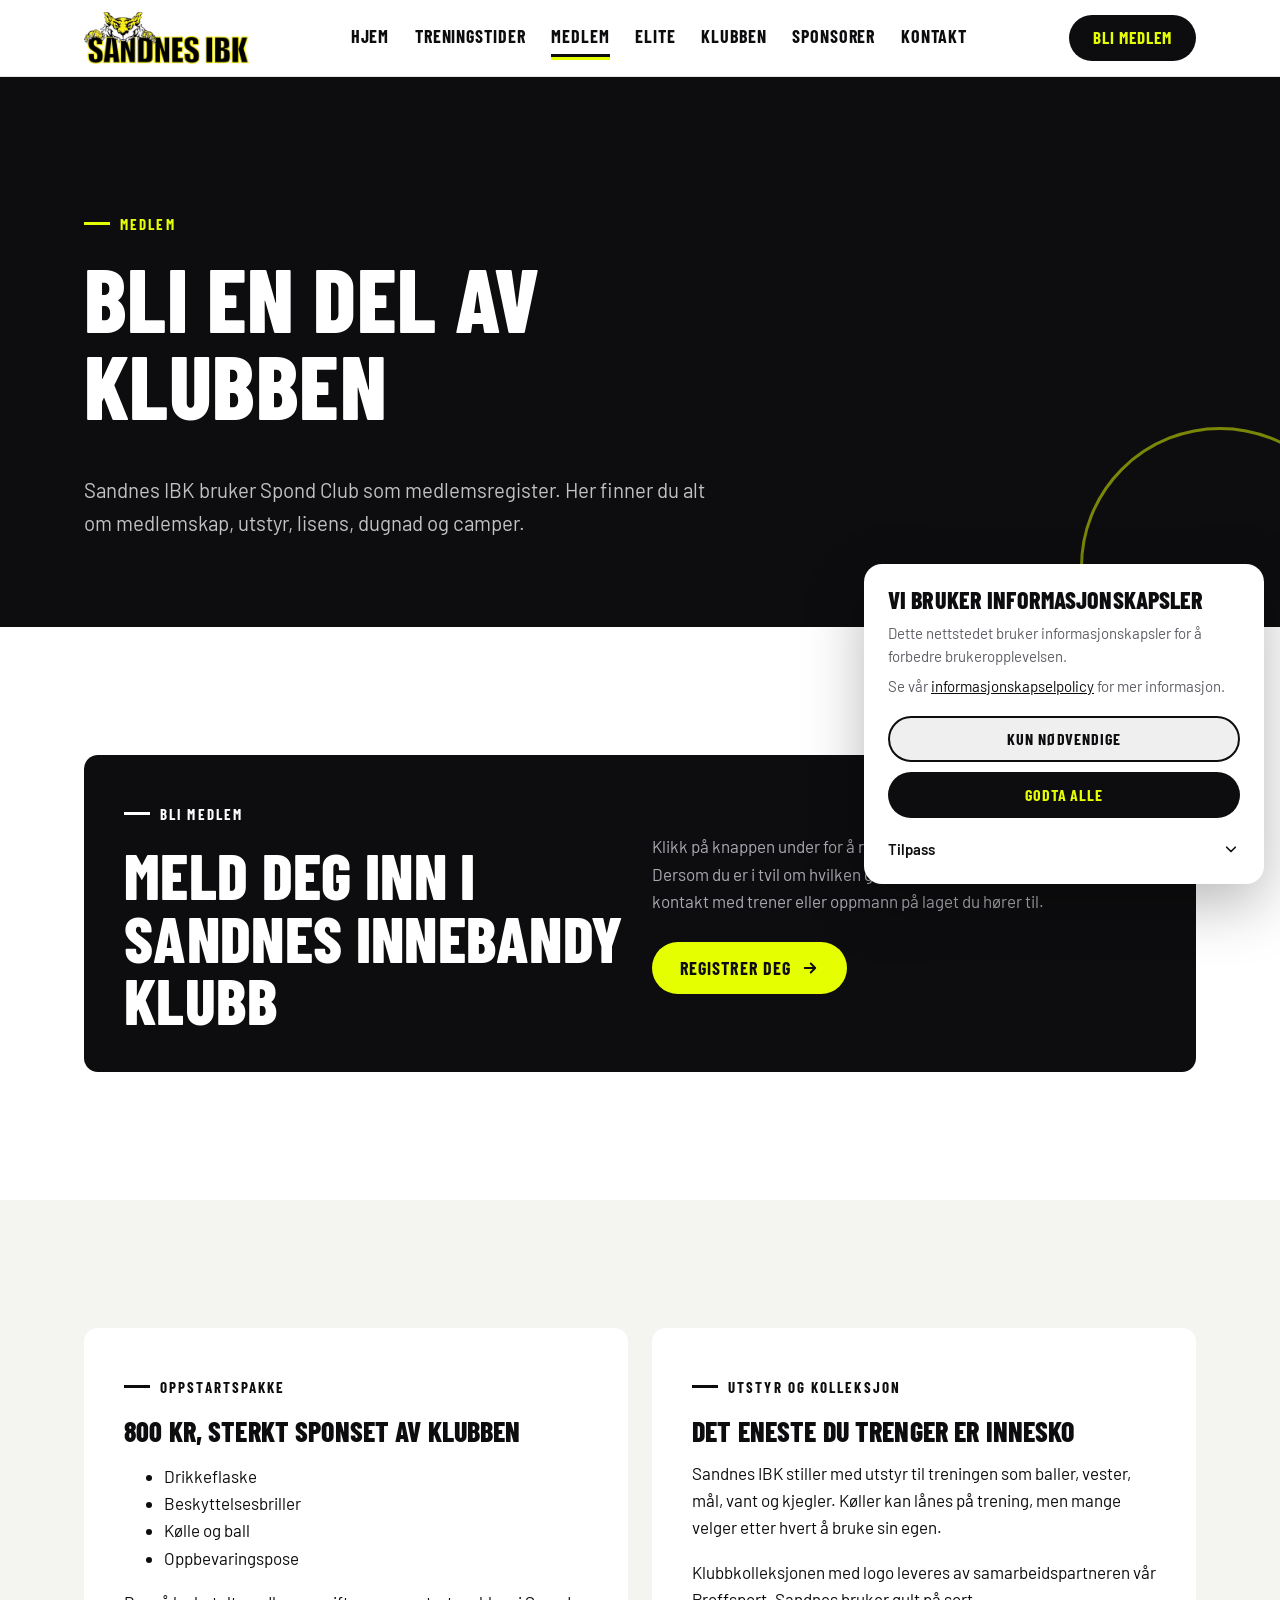
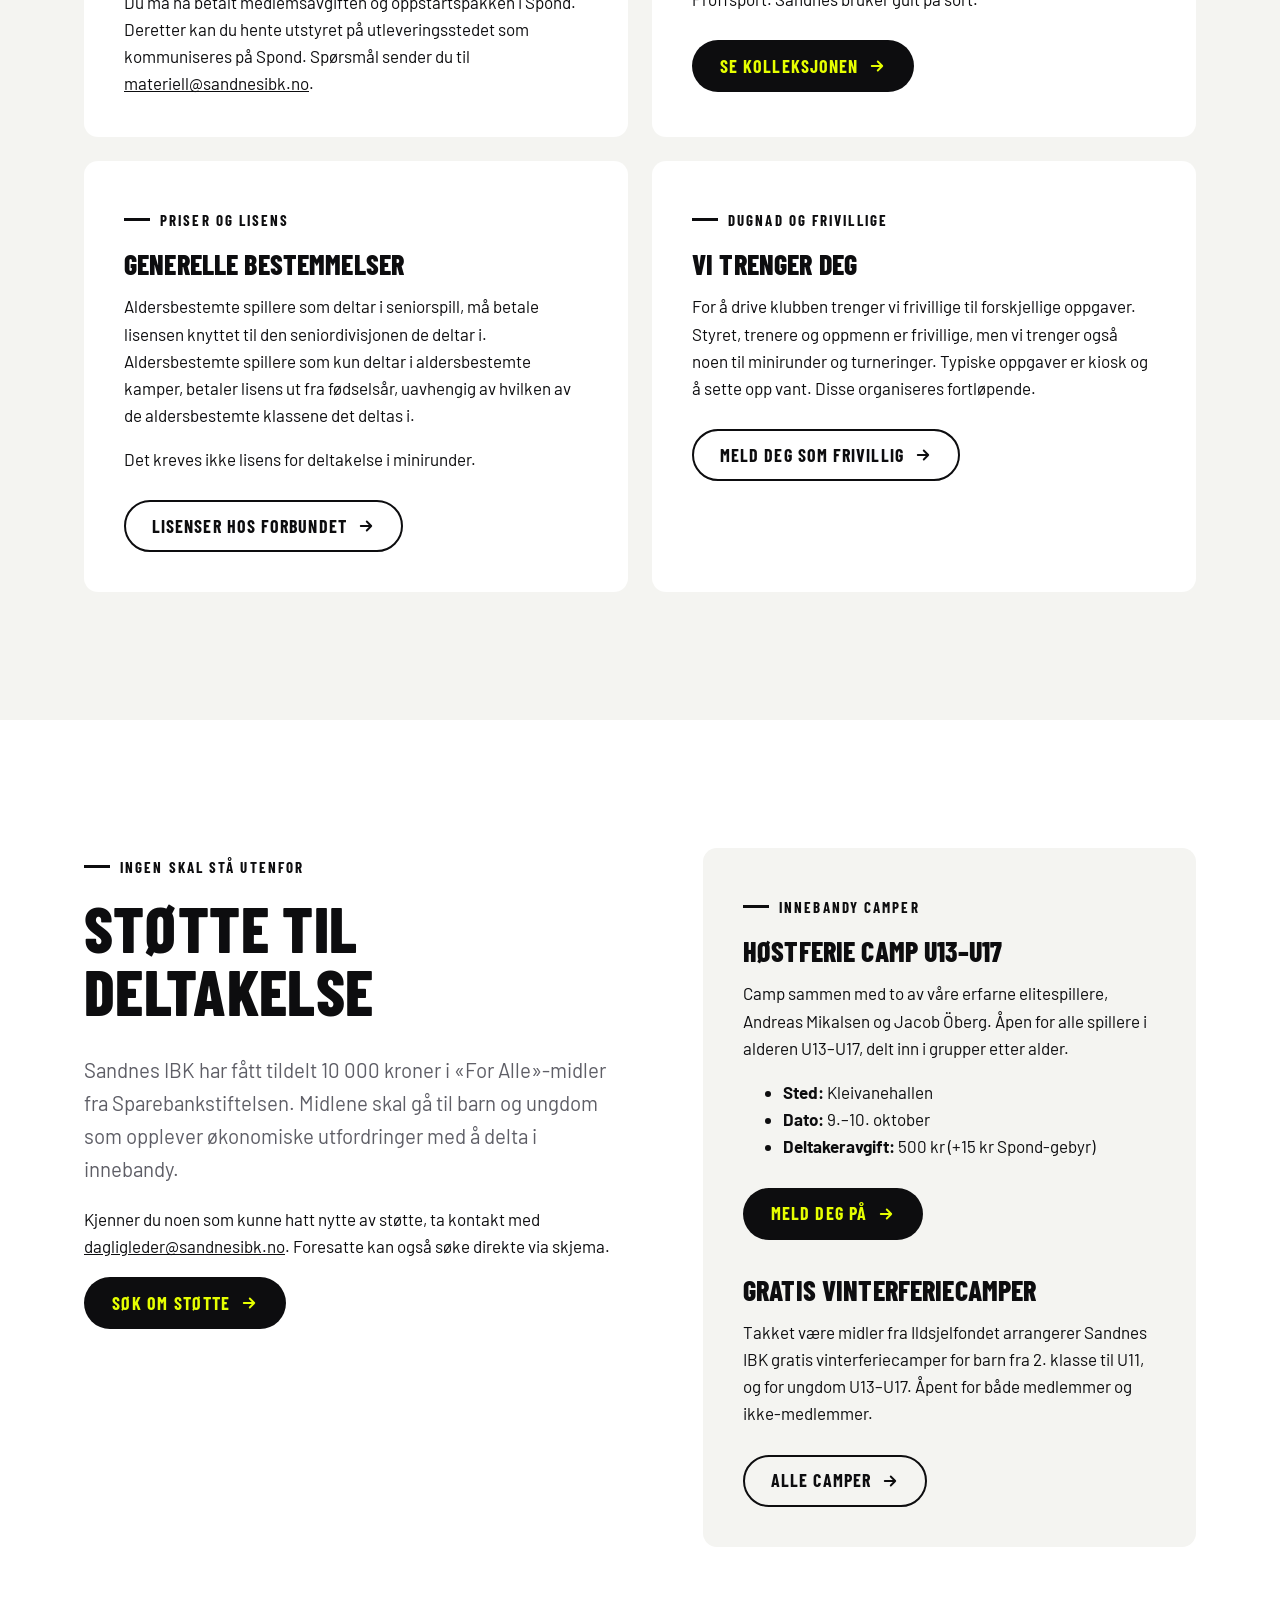
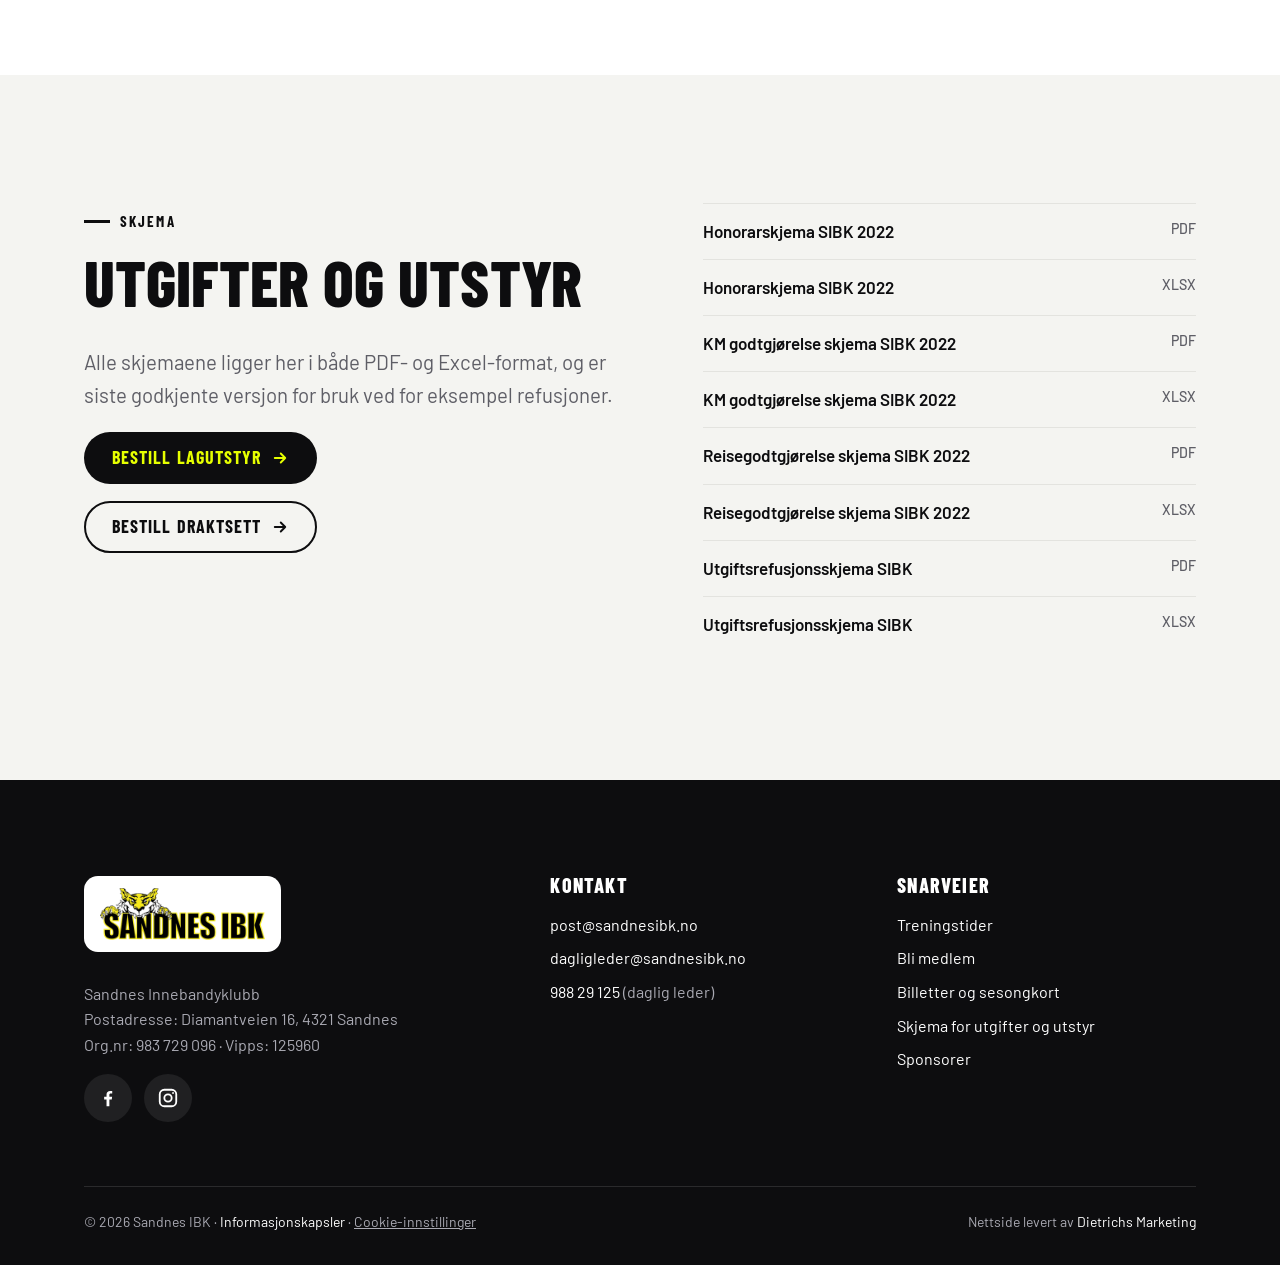
<file: medlem.html>
<!doctype html>
<html lang="no">
<head>
<meta charset="utf-8">
<meta name="viewport" content="width=device-width, initial-scale=1">
<title>Medlem | Sandnes IBK</title>
<meta name="description" content="Bli medlem i Sandnes IBK via Spond. Oppstartspakke, utstyr, lisens, dugnad, camper og skjema.">
<meta name="theme-color" content="#0D0D0F">
<link rel="icon" type="image/png" sizes="32x32" href="assets/favicon-32.png">
<link rel="apple-touch-icon" href="assets/apple-touch-icon.png">
<link rel="preconnect" href="https://fonts.googleapis.com">
<link rel="preconnect" href="https://fonts.gstatic.com" crossorigin>
<link rel="stylesheet" href="https://fonts.googleapis.com/css2?family=Barlow+Condensed:wght@700;800&family=Barlow:wght@400;500;600;700&display=swap">
<link rel="stylesheet" href="style.css">
</head>
<body>
<header class="site-header">
  <div class="wrap header-inner">
    <a class="logo" href="index.html" aria-label="Sandnes IBK, til forsiden"><img src="assets/logo-header.png" alt="Sandnes IBK" width="400" height="126"></a>
    <nav class="main-nav" aria-label="Hovedmeny"><a href="index.html">Hjem</a><a href="treningstider.html">Treningstider</a><a href="medlem.html" aria-current="page">Medlem</a><a href="elite.html">Elite</a><a href="klubben.html">Klubben</a><a href="sponsorer.html">Sponsorer</a><a href="kontakt.html">Kontakt</a></nav>
    <a class="btn btn--ink nav-cta" href="https://club.spond.com/landing/signup/sandnesibk" target="_blank" rel="noopener">Bli medlem</a>
    <button class="menu-btn" type="button" aria-label="Åpne meny" aria-expanded="false" aria-controls="drawer">
      <svg viewBox="0 0 24 24" fill="none" stroke="currentColor" stroke-width="2.5" stroke-linecap="round"><path d="M4 7h16M4 12h16M4 17h16"/></svg>
    </button>
  </div>
</header>
<div class="scrim" hidden></div>
<aside class="drawer" id="drawer" aria-label="Meny" aria-hidden="true">
  <div class="drawer-top">
    <button class="drawer-close" type="button" aria-label="Lukk meny">
      <svg viewBox="0 0 24 24" fill="none" stroke="currentColor" stroke-width="2.8" stroke-linecap="round"><path d="M6 6l12 12M18 6L6 18"/></svg>
    </button>
  </div>
  <nav aria-label="Mobilmeny"><a href="index.html">Hjem</a><a href="treningstider.html">Treningstider</a><a href="medlem.html" aria-current="page">Medlem</a><a href="elite.html">Elite</a><a href="klubben.html">Klubben</a><a href="sponsorer.html">Sponsorer</a><a href="kontakt.html">Kontakt</a></nav>
  <a class="btn btn--neon" href="https://club.spond.com/landing/signup/sandnesibk" target="_blank" rel="noopener">Bli medlem <svg class="arrow" viewBox="0 0 24 24" fill="none" stroke="currentColor" stroke-width="2.5" stroke-linecap="round" stroke-linejoin="round" aria-hidden="true"><path d="M5 12h14M13 6l6 6-6 6"/></svg></a>
  <div class="drawer-contact">
    <p>E-post: <a href="mailto:post@sandnesibk.no">post@sandnesibk.no</a><br>Daglig leder: <a href="tel:+4798829125">988 29 125</a></p>
    <div class="social "><a href="https://www.facebook.com/sandnesibk" target="_blank" rel="noopener" aria-label="Sandnes IBK på Facebook"><svg viewBox="0 0 24 24" fill="currentColor" aria-hidden="true"><path d="M13.5 21v-7.5h2.6l.4-3h-3V8.6c0-.9.3-1.5 1.5-1.5h1.6V4.4c-.3 0-1.2-.1-2.3-.1-2.3 0-3.9 1.4-3.9 4v2.2H7.8v3h2.6V21h3.1z"/></svg></a><a href="https://www.instagram.com/sandnesibk/" target="_blank" rel="noopener" aria-label="Sandnes IBK på Instagram"><svg viewBox="0 0 24 24" fill="none" stroke="currentColor" stroke-width="2" aria-hidden="true"><rect x="3" y="3" width="18" height="18" rx="5"/><circle cx="12" cy="12" r="4"/><circle cx="17.5" cy="6.5" r="1" fill="currentColor" stroke="none"/></svg></a></div>
  </div>
</aside>
<main>
<section class="page-hero"><div class="wrap">
  <span class="eyebrow">Medlem</span>
  <h1>Bli en del av klubben</h1>
  <p class="lead">Sandnes IBK bruker Spond Club som medlemsregister. Her finner du alt om medlemskap, utstyr, lisens, dugnad og camper.</p>
</div></section>
<section class="section"><div class="wrap">
  <div class="box box--ink reveal" style="display:grid;gap:24px;grid-template-columns:repeat(auto-fit,minmax(min(100%,320px),1fr));align-items:center">
    <div><span class="eyebrow">Bli medlem</span><h2 style="margin:0">Meld deg inn i Sandnes Innebandy Klubb</h2></div>
    <div><p style="color:#A9A9B2">Klikk på knappen under for å registrere deg eller ditt barn via Spond. Dersom du er i tvil om hvilken gruppe du skal søke medlemskap i, ta kontakt med trener eller oppmann på laget du hører til.</p>
    <a class="btn btn--neon" href="https://club.spond.com/landing/signup/sandnesibk" target="_blank" rel="noopener">Registrer deg <svg class="arrow" viewBox="0 0 24 24" fill="none" stroke="currentColor" stroke-width="2.5" stroke-linecap="round" stroke-linejoin="round" aria-hidden="true"><path d="M5 12h14M13 6l6 6-6 6"/></svg></a></div>
  </div>
</div></section>

<section class="section section--paper"><div class="wrap">
  <div class="grid-2">
    <div class="box reveal" style="background:var(--white)" id="oppstartspakke">
      <span class="eyebrow">Oppstartspakke</span>
      <h3>800 kr, sterkt sponset av klubben</h3>
      <ul><li>Drikkeflaske</li><li>Beskyttelsesbriller</li><li>Kølle og ball</li><li>Oppbevaringspose</li></ul>
      <p>Du må ha betalt medlemsavgiften og oppstartspakken i Spond. Deretter kan du hente utstyret på utleveringsstedet som kommuniseres på Spond. Spørsmål sender du til <a href="mailto:materiell@sandnesibk.no">materiell@sandnesibk.no</a>.</p>
    </div>
    <div class="box reveal" style="background:var(--white)" id="utstyr">
      <span class="eyebrow">Utstyr og kolleksjon</span>
      <h3>Det eneste du trenger er innesko</h3>
      <p>Sandnes IBK stiller med utstyr til treningen som baller, vester, mål, vant og kjegler. Køller kan lånes på trening, men mange velger etter hvert å bruke sin egen.</p>
      <p>Klubbkolleksjonen med logo leveres av samarbeidspartneren vår Proffsport. Sandnes bruker gult på sort.</p>
      <a class="btn btn--ink" href="https://proffsport.no/collections/sandnes-ibk-craft-kolleksjon" target="_blank" rel="noopener">Se kolleksjonen <svg class="arrow" viewBox="0 0 24 24" fill="none" stroke="currentColor" stroke-width="2.5" stroke-linecap="round" stroke-linejoin="round" aria-hidden="true"><path d="M5 12h14M13 6l6 6-6 6"/></svg></a>
    </div>
    <div class="box reveal" style="background:var(--white)" id="lisens">
      <span class="eyebrow">Priser og lisens</span>
      <h3>Generelle bestemmelser</h3>
      <p>Aldersbestemte spillere som deltar i seniorspill, må betale lisensen knyttet til den seniordivisjonen de deltar i. Aldersbestemte spillere som kun deltar i aldersbestemte kamper, betaler lisens ut fra fødselsår, uavhengig av hvilken av de aldersbestemte klassene det deltas i.</p>
      <p>Det kreves ikke lisens for deltakelse i minirunder.</p>
      <a class="btn btn--line" href="https://bandyforbundet.no/sorvest-bandyregion/?msswb-post=serieinformasjon-2022-2023" target="_blank" rel="noopener">Lisenser hos forbundet <svg class="arrow" viewBox="0 0 24 24" fill="none" stroke="currentColor" stroke-width="2.5" stroke-linecap="round" stroke-linejoin="round" aria-hidden="true"><path d="M5 12h14M13 6l6 6-6 6"/></svg></a>
    </div>
    <div class="box reveal" style="background:var(--white)" id="dugnad">
      <span class="eyebrow">Dugnad og frivillige</span>
      <h3>Vi trenger deg</h3>
      <p>For å drive klubben trenger vi frivillige til forskjellige oppgaver. Styret, trenere og oppmenn er frivillige, men vi trenger også noen til minirunder og turneringer. Typiske oppgaver er kiosk og å sette opp vant. Disse organiseres fortløpende.</p>
      <a class="btn btn--line" href="mailto:leder@sandnesibk.no">Meld deg som frivillig <svg class="arrow" viewBox="0 0 24 24" fill="none" stroke="currentColor" stroke-width="2.5" stroke-linecap="round" stroke-linejoin="round" aria-hidden="true"><path d="M5 12h14M13 6l6 6-6 6"/></svg></a>
    </div>
  </div>
</div></section>

<section class="section"><div class="wrap">
  <div class="split" style="align-items:start">
    <div class="reveal">
      <span class="eyebrow">Ingen skal stå utenfor</span>
      <h2>Støtte til deltakelse</h2>
      <p class="lead">Sandnes IBK har fått tildelt 10&nbsp;000 kroner i «For Alle»-midler fra Sparebankstiftelsen. Midlene skal gå til barn og ungdom som opplever økonomiske utfordringer med å delta i innebandy.</p>
      <p>Kjenner du noen som kunne hatt nytte av støtte, ta kontakt med <a href="mailto:dagligleder@sandnesibk.no">dagligleder@sandnesibk.no</a>. Foresatte kan også søke direkte via skjema.</p>
      <a class="btn btn--ink" href="https://docs.google.com/forms/d/e/1FAIpQLSdS7_zHsvBkyPjgFR87Fl1xVqSg3GecO1jXBVk4OLkw61y4-g/viewform?usp=header" target="_blank" rel="noopener">Søk om støtte <svg class="arrow" viewBox="0 0 24 24" fill="none" stroke="currentColor" stroke-width="2.5" stroke-linecap="round" stroke-linejoin="round" aria-hidden="true"><path d="M5 12h14M13 6l6 6-6 6"/></svg></a>
    </div>
    <div class="box reveal" id="camper">
      <span class="eyebrow">Innebandy camper</span>
      <h3>Høstferie Camp U13–U17</h3>
      <p>Camp sammen med to av våre erfarne elitespillere, Andreas Mikalsen og Jacob Öberg. Åpen for alle spillere i alderen U13–U17, delt inn i grupper etter alder.</p>
      <ul><li><strong>Sted:</strong> Kleivanehallen</li><li><strong>Dato:</strong> 9.–10. oktober</li><li><strong>Deltakeravgift:</strong> 500 kr (+15 kr Spond-gebyr)</li></ul>
      <a class="btn btn--ink" href="https://spond.com/invite/FSVMI" target="_blank" rel="noopener">Meld deg på <svg class="arrow" viewBox="0 0 24 24" fill="none" stroke="currentColor" stroke-width="2.5" stroke-linecap="round" stroke-linejoin="round" aria-hidden="true"><path d="M5 12h14M13 6l6 6-6 6"/></svg></a>
      <h3 style="margin-top:36px">Gratis vinterferiecamper</h3>
      <p>Takket være midler fra Ildsjelfondet arrangerer Sandnes IBK gratis vinterferiecamper for barn fra 2. klasse til U11, og for ungdom U13–U17. Åpent for både medlemmer og ikke-medlemmer.</p>
      <a class="btn btn--line" href="https://sandnesibk.no/innebandy-camper" target="_blank" rel="noopener">Alle camper <svg class="arrow" viewBox="0 0 24 24" fill="none" stroke="currentColor" stroke-width="2.5" stroke-linecap="round" stroke-linejoin="round" aria-hidden="true"><path d="M5 12h14M13 6l6 6-6 6"/></svg></a>
    </div>
  </div>
</div></section>

<section class="section section--paper" id="skjema"><div class="wrap">
  <div class="split" style="align-items:start">
    <div class="reveal">
      <span class="eyebrow">Skjema</span>
      <h2>Utgifter og utstyr</h2>
      <p class="lead">Alle skjemaene ligger her i både PDF- og Excel-format, og er siste godkjente versjon for bruk ved for eksempel refusjoner.</p>
      <p><a class="btn btn--ink" href="https://form.jotform.com/242455135957362" target="_blank" rel="noopener">Bestill lagutstyr <svg class="arrow" viewBox="0 0 24 24" fill="none" stroke="currentColor" stroke-width="2.5" stroke-linecap="round" stroke-linejoin="round" aria-hidden="true"><path d="M5 12h14M13 6l6 6-6 6"/></svg></a></p>
      <p><a class="btn btn--line" href="https://form.jotform.com/242456365106354" target="_blank" rel="noopener">Bestill draktsett <svg class="arrow" viewBox="0 0 24 24" fill="none" stroke="currentColor" stroke-width="2.5" stroke-linecap="round" stroke-linejoin="round" aria-hidden="true"><path d="M5 12h14M13 6l6 6-6 6"/></svg></a></p>
    </div>
    <ul class="files reveal"><li><a href="https://sandnesibk.no/storage/files/uploads/Honorarskjema%20SIBK%202022.pdf" target="_blank" rel="noopener">Honorarskjema SIBK 2022<small>PDF</small></a></li><li><a href="https://sandnesibk.no/storage/files/uploads/Honorarskjema%20SIBK%202022.xlsx" target="_blank" rel="noopener">Honorarskjema SIBK 2022<small>XLSX</small></a></li><li><a href="https://sandnesibk.no/storage/files/uploads/KM%20godtgj%C3%B8relse%20skjema%20SIBK%202022.pdf" target="_blank" rel="noopener">KM godtgjørelse skjema SIBK 2022<small>PDF</small></a></li><li><a href="https://sandnesibk.no/storage/files/uploads/KM%20godtgj%C3%B8relse%20skjema%20SIBK%202022.xlsx" target="_blank" rel="noopener">KM godtgjørelse skjema SIBK 2022<small>XLSX</small></a></li><li><a href="https://sandnesibk.no/storage/files/uploads/Reisegodtgj%C3%B8relse%20skjema%20SIBK%202022.pdf" target="_blank" rel="noopener">Reisegodtgjørelse skjema SIBK 2022<small>PDF</small></a></li><li><a href="https://sandnesibk.no/storage/files/uploads/Reisegodtgj%C3%B8relse%20skjema%20SIBK%202022.xlsx" target="_blank" rel="noopener">Reisegodtgjørelse skjema SIBK 2022<small>XLSX</small></a></li><li><a href="https://sandnesibk.no/storage/files/uploads/Utgiftsrefusjonsskjema%20SIBK.pdf" target="_blank" rel="noopener">Utgiftsrefusjonsskjema SIBK<small>PDF</small></a></li><li><a href="https://sandnesibk.no/storage/files/uploads/Utgiftsrefusjonsskjema%20SIBK.xlsx" target="_blank" rel="noopener">Utgiftsrefusjonsskjema SIBK<small>XLSX</small></a></li></ul>
  </div>
</div></section>

</main>
<footer class="site-footer">
  <div class="wrap">
    <div class="footer-grid">
      <div>
        <a class="footer-logo" href="index.html"><img src="assets/logo-header.png" alt="Sandnes IBK" width="400" height="126" loading="lazy"></a>
        <p>Sandnes Innebandyklubb<br>Postadresse: Diamantveien 16, 4321 Sandnes<br>Org.nr: 983 729 096 · Vipps: 125960</p>
        <div class="social "><a href="https://www.facebook.com/sandnesibk" target="_blank" rel="noopener" aria-label="Sandnes IBK på Facebook"><svg viewBox="0 0 24 24" fill="currentColor" aria-hidden="true"><path d="M13.5 21v-7.5h2.6l.4-3h-3V8.6c0-.9.3-1.5 1.5-1.5h1.6V4.4c-.3 0-1.2-.1-2.3-.1-2.3 0-3.9 1.4-3.9 4v2.2H7.8v3h2.6V21h3.1z"/></svg></a><a href="https://www.instagram.com/sandnesibk/" target="_blank" rel="noopener" aria-label="Sandnes IBK på Instagram"><svg viewBox="0 0 24 24" fill="none" stroke="currentColor" stroke-width="2" aria-hidden="true"><rect x="3" y="3" width="18" height="18" rx="5"/><circle cx="12" cy="12" r="4"/><circle cx="17.5" cy="6.5" r="1" fill="currentColor" stroke="none"/></svg></a></div>
      </div>
      <div>
        <h4>Kontakt</h4>
        <ul>
          <li><a href="mailto:post@sandnesibk.no">post@sandnesibk.no</a></li>
          <li><a href="mailto:dagligleder@sandnesibk.no">dagligleder@sandnesibk.no</a></li>
          <li><a href="tel:+4798829125">988 29 125</a> (daglig leder)</li>
        </ul>
      </div>
      <div>
        <h4>Snarveier</h4>
        <ul>
          <li><a href="treningstider.html">Treningstider</a></li>
          <li><a href="https://club.spond.com/landing/signup/sandnesibk" target="_blank" rel="noopener">Bli medlem</a></li>
          <li><a href="elite.html">Billetter og sesongkort</a></li>
          <li><a href="medlem.html#skjema">Skjema for utgifter og utstyr</a></li>
          <li><a href="sponsorer.html">Sponsorer</a></li>
        </ul>
      </div>
    </div>
    <div class="footer-bottom">
      <span>© 2026 Sandnes IBK · <a href="cookies.html">Informasjonskapsler</a> · <button type="button" class="cookie-reopen" style="background:none;border:0;padding:0;color:inherit;font:inherit;cursor:pointer;text-decoration:underline">Cookie-innstillinger</button></span>
      <span>Nettside levert av <a href="https://dmarketing.no" target="_blank" rel="noopener">Dietrichs Marketing</a></span>
    </div>
  </div>
</footer>
<script src="app.js" defer></script>
</body>
</html>
</file>
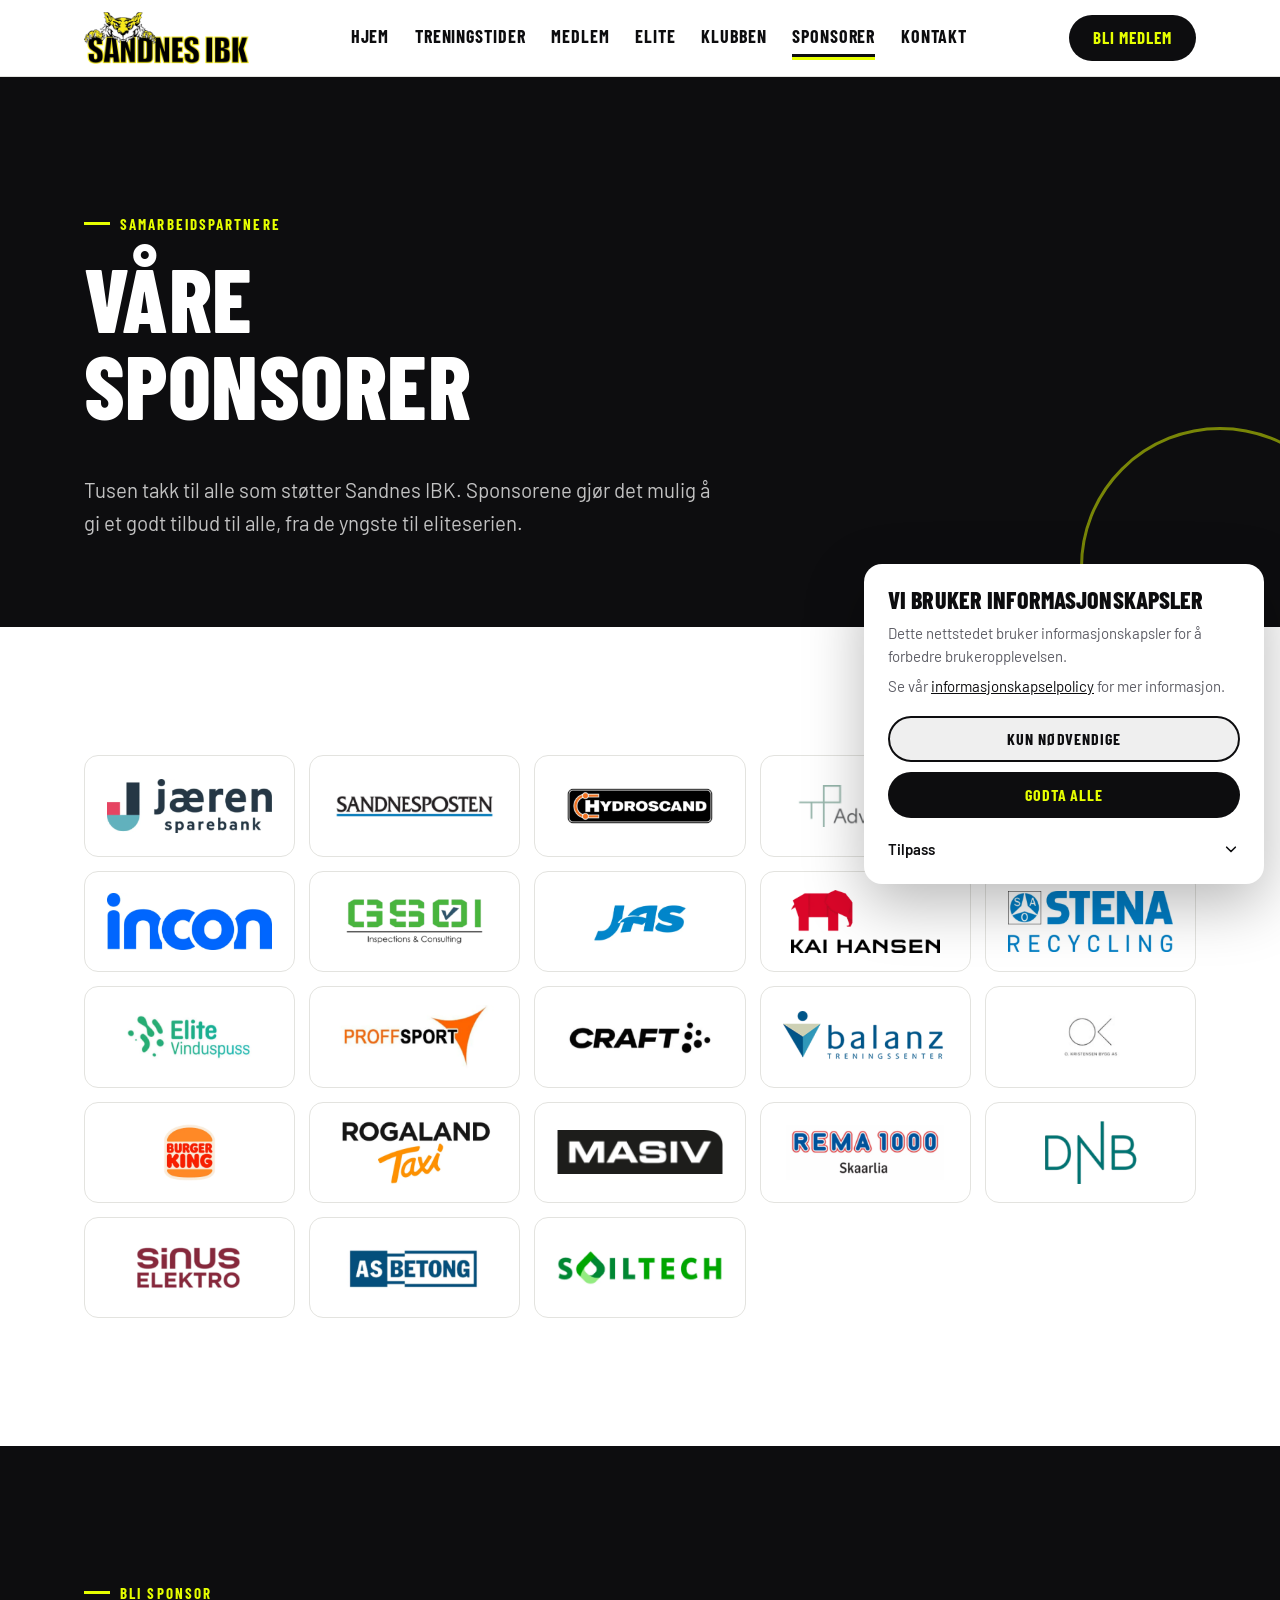
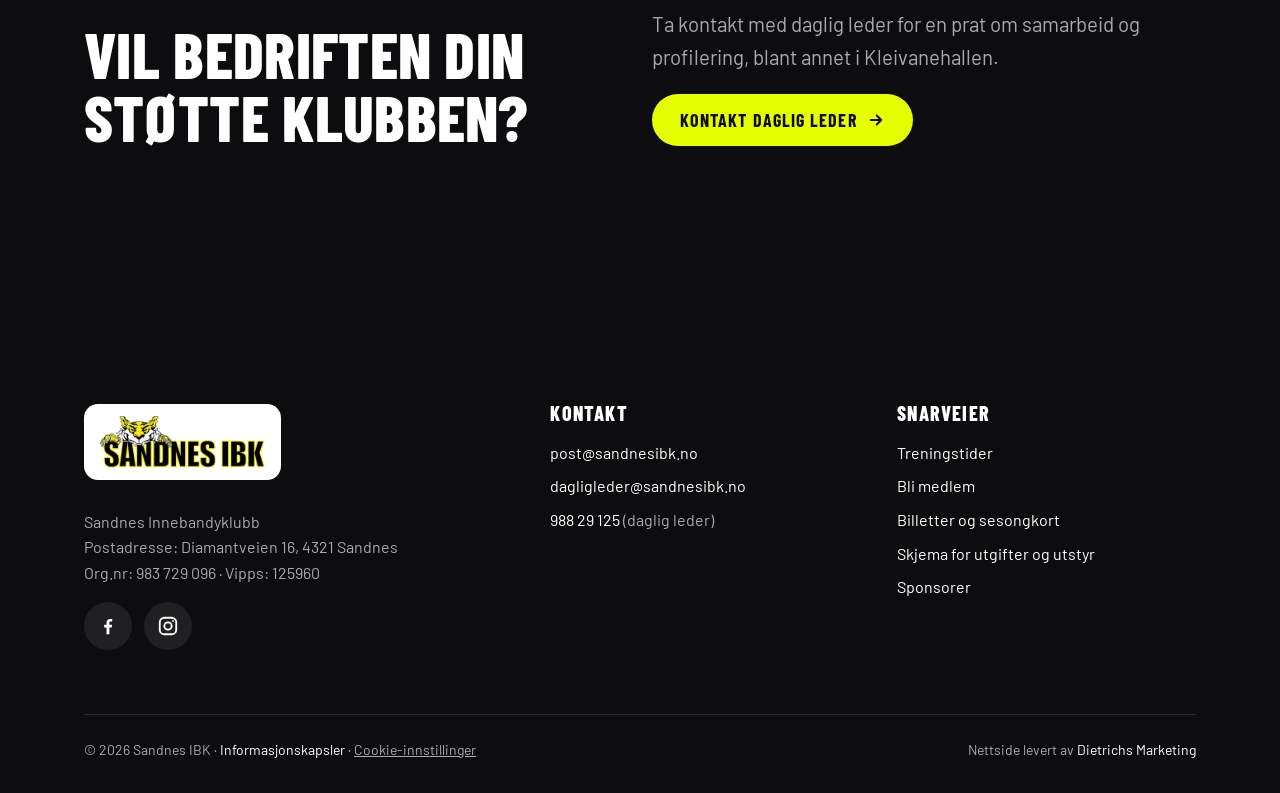
<file: sponsorer.html>
<!doctype html>
<html lang="no">
<head>
<meta charset="utf-8">
<meta name="viewport" content="width=device-width, initial-scale=1">
<title>Sponsorer | Sandnes IBK</title>
<meta name="description" content="Sponsorer og samarbeidspartnere til Sandnes IBK.">
<meta name="theme-color" content="#0D0D0F">
<link rel="icon" type="image/png" sizes="32x32" href="assets/favicon-32.png">
<link rel="apple-touch-icon" href="assets/apple-touch-icon.png">
<link rel="preconnect" href="https://fonts.googleapis.com">
<link rel="preconnect" href="https://fonts.gstatic.com" crossorigin>
<link rel="stylesheet" href="https://fonts.googleapis.com/css2?family=Barlow+Condensed:wght@700;800&family=Barlow:wght@400;500;600;700&display=swap">
<link rel="stylesheet" href="style.css">
</head>
<body>
<header class="site-header">
  <div class="wrap header-inner">
    <a class="logo" href="index.html" aria-label="Sandnes IBK, til forsiden"><img src="assets/logo-header.png" alt="Sandnes IBK" width="400" height="126"></a>
    <nav class="main-nav" aria-label="Hovedmeny"><a href="index.html">Hjem</a><a href="treningstider.html">Treningstider</a><a href="medlem.html">Medlem</a><a href="elite.html">Elite</a><a href="klubben.html">Klubben</a><a href="sponsorer.html" aria-current="page">Sponsorer</a><a href="kontakt.html">Kontakt</a></nav>
    <a class="btn btn--ink nav-cta" href="https://club.spond.com/landing/signup/sandnesibk" target="_blank" rel="noopener">Bli medlem</a>
    <button class="menu-btn" type="button" aria-label="Åpne meny" aria-expanded="false" aria-controls="drawer">
      <svg viewBox="0 0 24 24" fill="none" stroke="currentColor" stroke-width="2.5" stroke-linecap="round"><path d="M4 7h16M4 12h16M4 17h16"/></svg>
    </button>
  </div>
</header>
<div class="scrim" hidden></div>
<aside class="drawer" id="drawer" aria-label="Meny" aria-hidden="true">
  <div class="drawer-top">
    <button class="drawer-close" type="button" aria-label="Lukk meny">
      <svg viewBox="0 0 24 24" fill="none" stroke="currentColor" stroke-width="2.8" stroke-linecap="round"><path d="M6 6l12 12M18 6L6 18"/></svg>
    </button>
  </div>
  <nav aria-label="Mobilmeny"><a href="index.html">Hjem</a><a href="treningstider.html">Treningstider</a><a href="medlem.html">Medlem</a><a href="elite.html">Elite</a><a href="klubben.html">Klubben</a><a href="sponsorer.html" aria-current="page">Sponsorer</a><a href="kontakt.html">Kontakt</a></nav>
  <a class="btn btn--neon" href="https://club.spond.com/landing/signup/sandnesibk" target="_blank" rel="noopener">Bli medlem <svg class="arrow" viewBox="0 0 24 24" fill="none" stroke="currentColor" stroke-width="2.5" stroke-linecap="round" stroke-linejoin="round" aria-hidden="true"><path d="M5 12h14M13 6l6 6-6 6"/></svg></a>
  <div class="drawer-contact">
    <p>E-post: <a href="mailto:post@sandnesibk.no">post@sandnesibk.no</a><br>Daglig leder: <a href="tel:+4798829125">988 29 125</a></p>
    <div class="social "><a href="https://www.facebook.com/sandnesibk" target="_blank" rel="noopener" aria-label="Sandnes IBK på Facebook"><svg viewBox="0 0 24 24" fill="currentColor" aria-hidden="true"><path d="M13.5 21v-7.5h2.6l.4-3h-3V8.6c0-.9.3-1.5 1.5-1.5h1.6V4.4c-.3 0-1.2-.1-2.3-.1-2.3 0-3.9 1.4-3.9 4v2.2H7.8v3h2.6V21h3.1z"/></svg></a><a href="https://www.instagram.com/sandnesibk/" target="_blank" rel="noopener" aria-label="Sandnes IBK på Instagram"><svg viewBox="0 0 24 24" fill="none" stroke="currentColor" stroke-width="2" aria-hidden="true"><rect x="3" y="3" width="18" height="18" rx="5"/><circle cx="12" cy="12" r="4"/><circle cx="17.5" cy="6.5" r="1" fill="currentColor" stroke="none"/></svg></a></div>
  </div>
</aside>
<main>
<section class="page-hero"><div class="wrap">
  <span class="eyebrow">Samarbeidspartnere</span>
  <h1>Våre sponsorer</h1>
  <p class="lead">Tusen takk til alle som støtter Sandnes IBK. Sponsorene gjør det mulig å gi et godt tilbud til alle, fra de yngste til eliteserien.</p>
</div></section>
<section class="section"><div class="wrap"><div class="sponsors"><a class="sponsor" href="https://www.jaerensparebank.no/" target="_blank" rel="noopener" title="Jæren Sparebank"><img src="assets/sponsorer/jaerensparebank.webp" alt="Jæren Sparebank" loading="lazy"></a><a class="sponsor" href="https://www.sandnesposten.no/" target="_blank" rel="noopener" title="Sandnesposten"><img src="assets/sponsorer/sandnesposten.webp" alt="Sandnesposten" loading="lazy"></a><a class="sponsor" href="https://hydroscand.no/nb-no/" target="_blank" rel="noopener" title="Hydroscand"><img src="assets/sponsorer/hydroscand.webp" alt="Hydroscand" loading="lazy"></a><a class="sponsor" href="https://www.tpa.no/" target="_blank" rel="noopener" title="TP Advokatfirma"><img src="assets/sponsorer/tpa.webp" alt="TP Advokatfirma" loading="lazy"></a><a class="sponsor" href="https://sandnes-markise.no/" target="_blank" rel="noopener" title="Sandnes Markise"><img src="assets/sponsorer/sandnesmarkise.webp" alt="Sandnes Markise" loading="lazy"></a><a class="sponsor" href="https://incon.no/" target="_blank" rel="noopener" title="Incon"><img src="assets/sponsorer/incon.webp" alt="Incon" loading="lazy"></a><a class="sponsor" href="https://www.gsoi.no/" target="_blank" rel="noopener" title="GSOI"><img src="assets/sponsorer/gsoi.webp" alt="GSOI" loading="lazy"></a><a class="sponsor" href="https://www.jas.com/" target="_blank" rel="noopener" title="JAS"><img src="assets/sponsorer/jas.webp" alt="JAS" loading="lazy"></a><a class="sponsor" href="https://www.kai-hansen.no/" target="_blank" rel="noopener" title="Kai Hansen"><img src="assets/sponsorer/kaihansen.webp" alt="Kai Hansen" loading="lazy"></a><a class="sponsor" href="https://www.stenarecycling.com/no/" target="_blank" rel="noopener" title="Stena Recycling"><img src="assets/sponsorer/stena.webp" alt="Stena Recycling" loading="lazy"></a><a class="sponsor" href="https://www.elite.no/" target="_blank" rel="noopener" title="Elite Vinduspuss"><img src="assets/sponsorer/elitevinduspuss.webp" alt="Elite Vinduspuss" loading="lazy"></a><a class="sponsor" href="https://proffsport.no/collections/sandnes-ibk-craft-kolleksjon" target="_blank" rel="noopener" title="Proff Sport"><img src="assets/sponsorer/proffsport.webp" alt="Proff Sport" loading="lazy"></a><a class="sponsor" href="https://www.craft.no/" target="_blank" rel="noopener" title="Craft"><img src="assets/sponsorer/craft.webp" alt="Craft" loading="lazy"></a><a class="sponsor" href="https://balanztreningssenter.no/balanz-hana/" target="_blank" rel="noopener" title="Balanz Treningssenter"><img src="assets/sponsorer/balanz.webp" alt="Balanz Treningssenter" loading="lazy"></a><div class="sponsor" title="O. Kristensen Bygg AS"><img src="assets/sponsorer/okristensen.webp" alt="O. Kristensen Bygg AS" loading="lazy"></div><a class="sponsor" href="https://burgerking.no/" target="_blank" rel="noopener" title="Burger King"><img src="assets/sponsorer/burgerking.webp" alt="Burger King" loading="lazy"></a><div class="sponsor" title="Rogaland Taxi"><img src="assets/sponsorer/rogalandtaxi.webp" alt="Rogaland Taxi" loading="lazy"></div><a class="sponsor" href="https://masiv.no/" target="_blank" rel="noopener" title="Masiv"><img src="assets/sponsorer/masiv.webp" alt="Masiv" loading="lazy"></a><div class="sponsor" title="Rema 1000 Skaarlia"><img src="assets/sponsorer/rema1000.webp" alt="Rema 1000 Skaarlia" loading="lazy"></div><div class="sponsor" title="DNB"><img src="assets/sponsorer/dnb.webp" alt="DNB" loading="lazy"></div><a class="sponsor" href="https://sinus-elektro.no/hjem" target="_blank" rel="noopener" title="Sinus Elektro"><img src="assets/sponsorer/sinuselektro.webp" alt="Sinus Elektro" loading="lazy"></a><div class="sponsor" title="AS Betong"><img src="assets/sponsorer/asbetong.webp" alt="AS Betong" loading="lazy"></div><a class="sponsor" href="https://soiltech.no/" target="_blank" rel="noopener" title="Soiltech"><img src="assets/sponsorer/soiltech.webp" alt="Soiltech" loading="lazy"></a></div></div></section>
<section class="section section--ink"><div class="wrap"><div class="grid-2" style="align-items:center">
  <div class="reveal"><span class="eyebrow">Bli sponsor</span><h2>Vil bedriften din støtte klubben?</h2></div>
  <div class="reveal"><p class="lead">Ta kontakt med daglig leder for en prat om samarbeid og profilering, blant annet i Kleivanehallen.</p>
  <a class="btn btn--neon" href="mailto:dagligleder@sandnesibk.no">Kontakt daglig leder <svg class="arrow" viewBox="0 0 24 24" fill="none" stroke="currentColor" stroke-width="2.5" stroke-linecap="round" stroke-linejoin="round" aria-hidden="true"><path d="M5 12h14M13 6l6 6-6 6"/></svg></a></div>
</div></div></section>

</main>
<footer class="site-footer">
  <div class="wrap">
    <div class="footer-grid">
      <div>
        <a class="footer-logo" href="index.html"><img src="assets/logo-header.png" alt="Sandnes IBK" width="400" height="126" loading="lazy"></a>
        <p>Sandnes Innebandyklubb<br>Postadresse: Diamantveien 16, 4321 Sandnes<br>Org.nr: 983 729 096 · Vipps: 125960</p>
        <div class="social "><a href="https://www.facebook.com/sandnesibk" target="_blank" rel="noopener" aria-label="Sandnes IBK på Facebook"><svg viewBox="0 0 24 24" fill="currentColor" aria-hidden="true"><path d="M13.5 21v-7.5h2.6l.4-3h-3V8.6c0-.9.3-1.5 1.5-1.5h1.6V4.4c-.3 0-1.2-.1-2.3-.1-2.3 0-3.9 1.4-3.9 4v2.2H7.8v3h2.6V21h3.1z"/></svg></a><a href="https://www.instagram.com/sandnesibk/" target="_blank" rel="noopener" aria-label="Sandnes IBK på Instagram"><svg viewBox="0 0 24 24" fill="none" stroke="currentColor" stroke-width="2" aria-hidden="true"><rect x="3" y="3" width="18" height="18" rx="5"/><circle cx="12" cy="12" r="4"/><circle cx="17.5" cy="6.5" r="1" fill="currentColor" stroke="none"/></svg></a></div>
      </div>
      <div>
        <h4>Kontakt</h4>
        <ul>
          <li><a href="mailto:post@sandnesibk.no">post@sandnesibk.no</a></li>
          <li><a href="mailto:dagligleder@sandnesibk.no">dagligleder@sandnesibk.no</a></li>
          <li><a href="tel:+4798829125">988 29 125</a> (daglig leder)</li>
        </ul>
      </div>
      <div>
        <h4>Snarveier</h4>
        <ul>
          <li><a href="treningstider.html">Treningstider</a></li>
          <li><a href="https://club.spond.com/landing/signup/sandnesibk" target="_blank" rel="noopener">Bli medlem</a></li>
          <li><a href="elite.html">Billetter og sesongkort</a></li>
          <li><a href="medlem.html#skjema">Skjema for utgifter og utstyr</a></li>
          <li><a href="sponsorer.html">Sponsorer</a></li>
        </ul>
      </div>
    </div>
    <div class="footer-bottom">
      <span>© 2026 Sandnes IBK · <a href="cookies.html">Informasjonskapsler</a> · <button type="button" class="cookie-reopen" style="background:none;border:0;padding:0;color:inherit;font:inherit;cursor:pointer;text-decoration:underline">Cookie-innstillinger</button></span>
      <span>Nettside levert av <a href="https://dmarketing.no" target="_blank" rel="noopener">Dietrichs Marketing</a></span>
    </div>
  </div>
</footer>
<script src="app.js" defer></script>
</body>
</html>
</file>
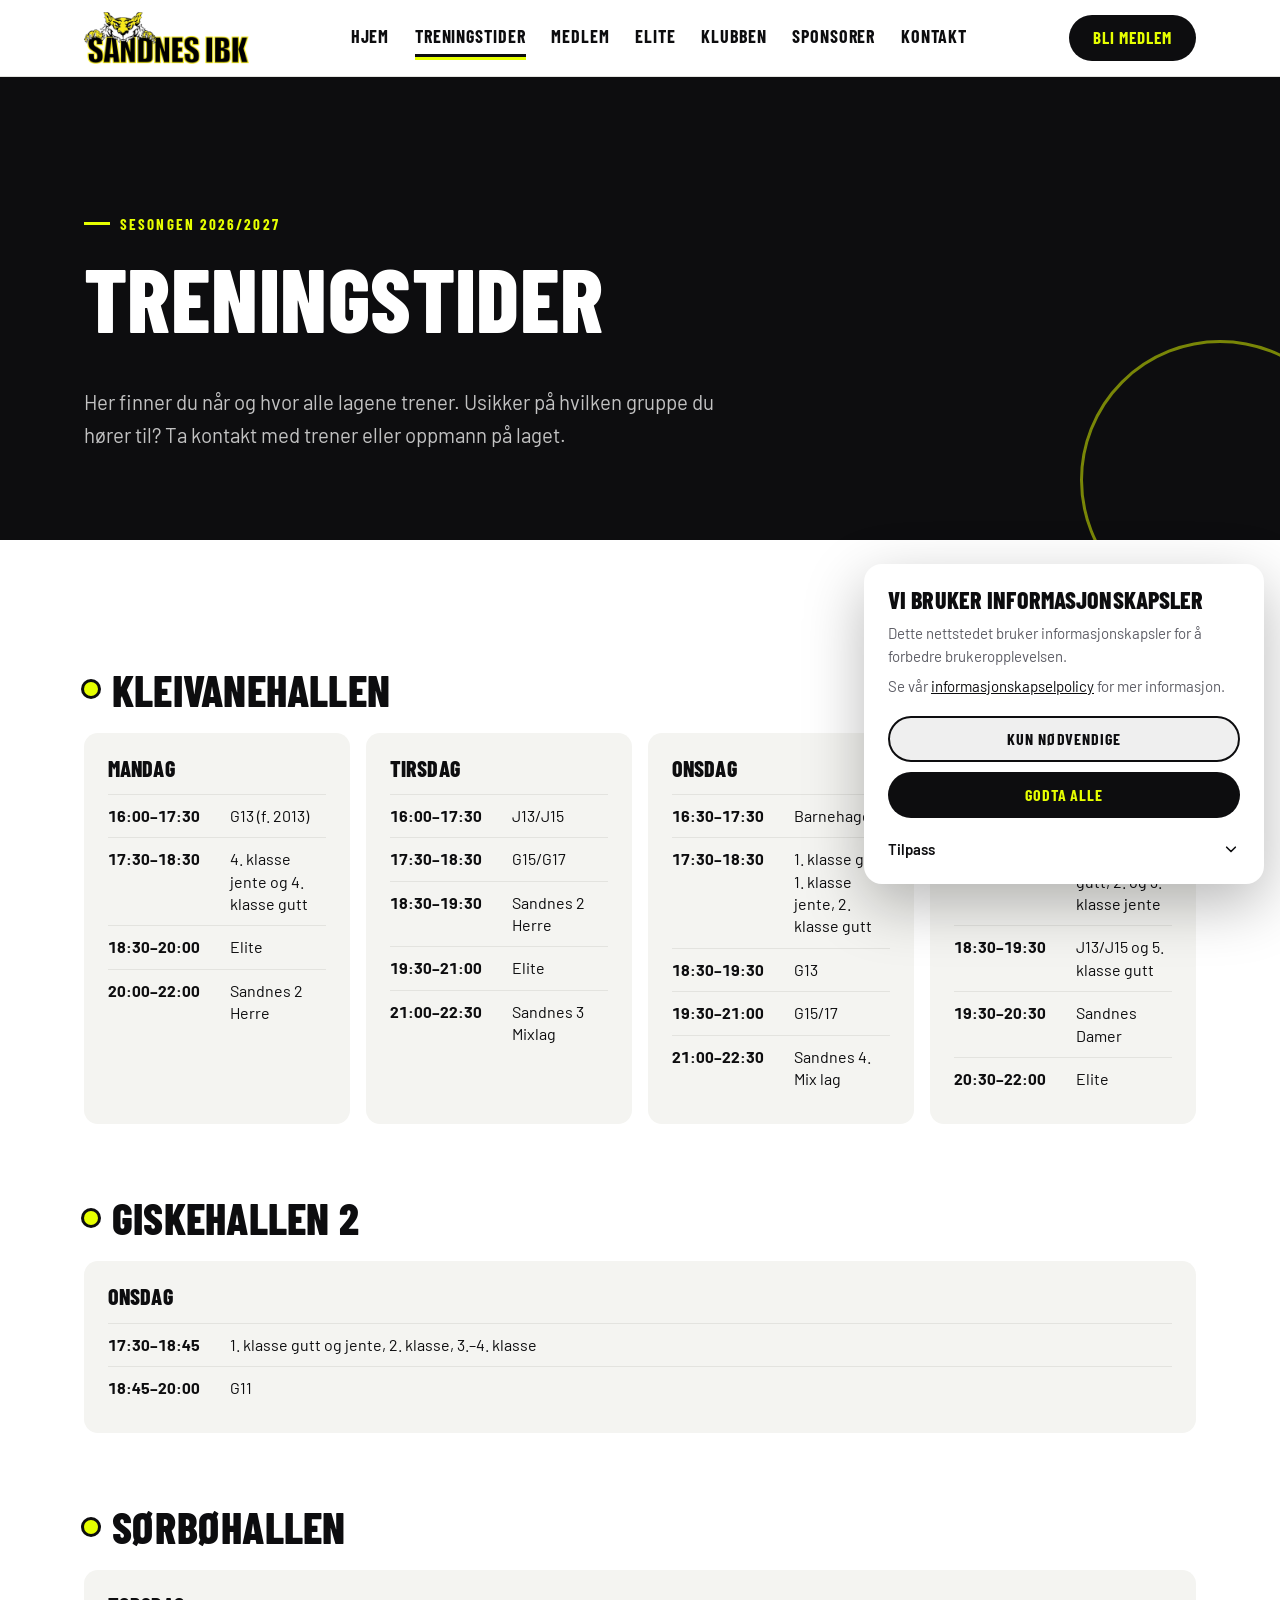
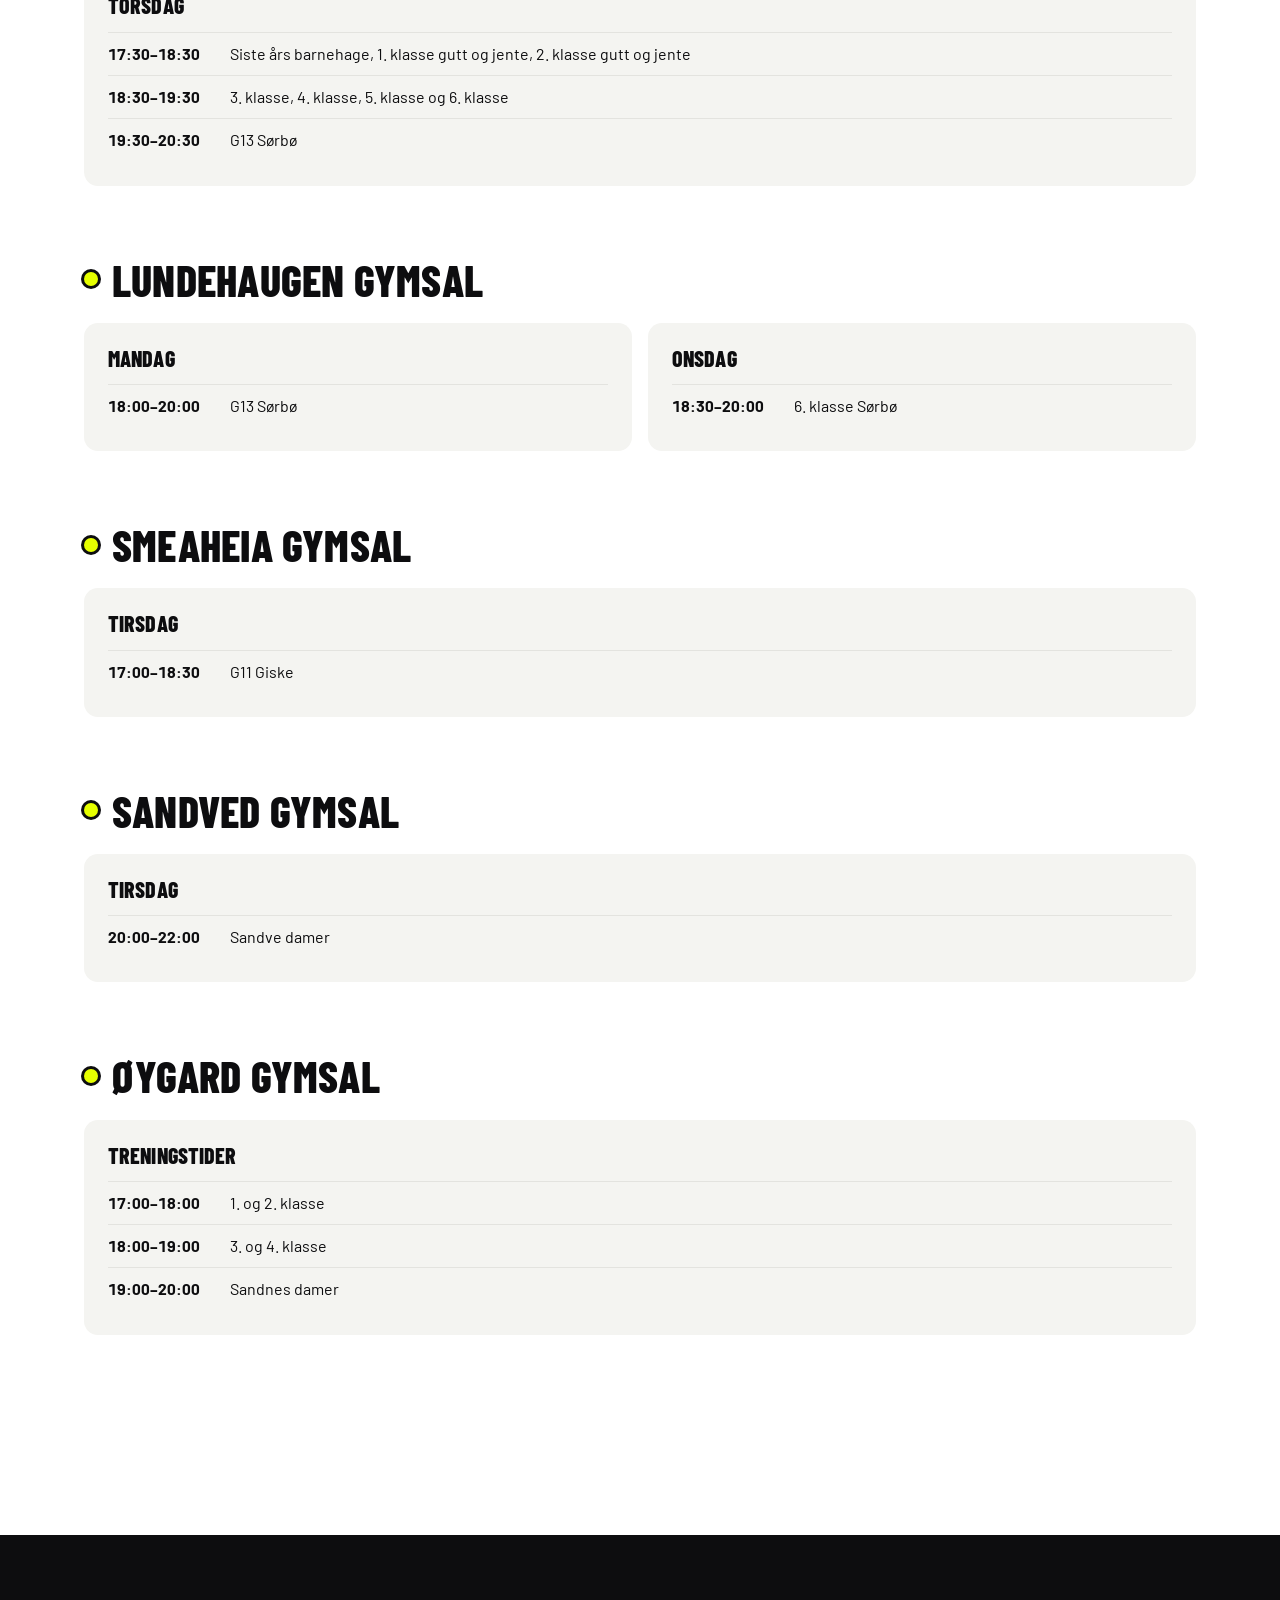
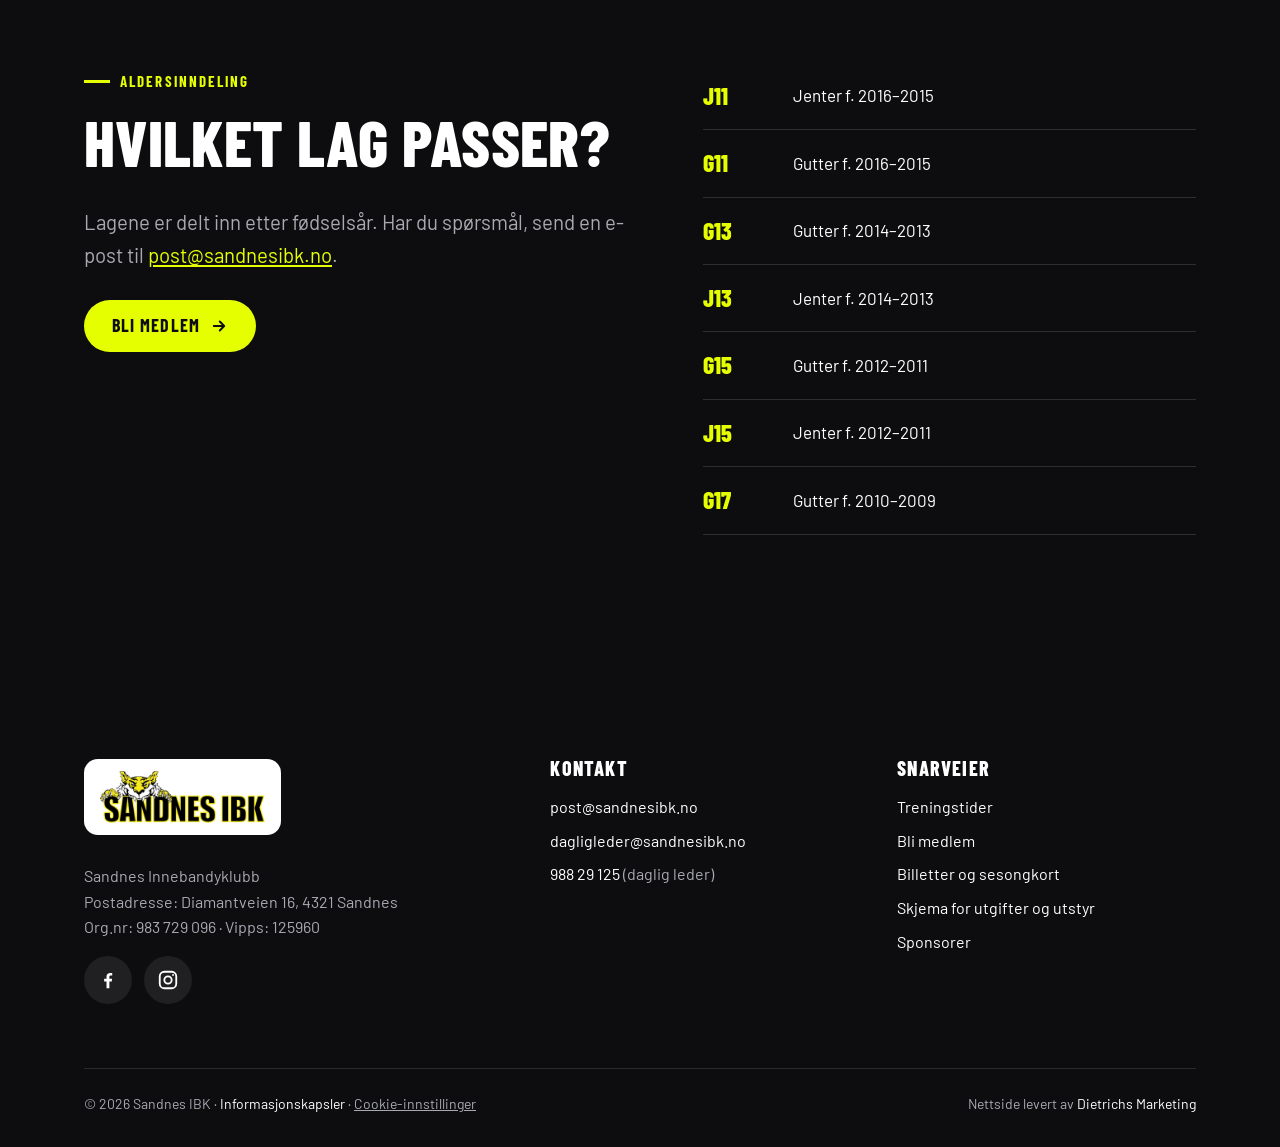
<file: treningstider.html>
<!doctype html>
<html lang="no">
<head>
<meta charset="utf-8">
<meta name="viewport" content="width=device-width, initial-scale=1">
<title>Treningstider | Sandnes IBK</title>
<meta name="description" content="Treningstider 2026/2027 for alle lag i Sandnes IBK: Kleivanehallen, Giskehallen, Sørbøhallen og gymsaler.">
<meta name="theme-color" content="#0D0D0F">
<link rel="icon" type="image/png" sizes="32x32" href="assets/favicon-32.png">
<link rel="apple-touch-icon" href="assets/apple-touch-icon.png">
<link rel="preconnect" href="https://fonts.googleapis.com">
<link rel="preconnect" href="https://fonts.gstatic.com" crossorigin>
<link rel="stylesheet" href="https://fonts.googleapis.com/css2?family=Barlow+Condensed:wght@700;800&family=Barlow:wght@400;500;600;700&display=swap">
<link rel="stylesheet" href="style.css">
</head>
<body>
<header class="site-header">
  <div class="wrap header-inner">
    <a class="logo" href="index.html" aria-label="Sandnes IBK, til forsiden"><img src="assets/logo-header.png" alt="Sandnes IBK" width="400" height="126"></a>
    <nav class="main-nav" aria-label="Hovedmeny"><a href="index.html">Hjem</a><a href="treningstider.html" aria-current="page">Treningstider</a><a href="medlem.html">Medlem</a><a href="elite.html">Elite</a><a href="klubben.html">Klubben</a><a href="sponsorer.html">Sponsorer</a><a href="kontakt.html">Kontakt</a></nav>
    <a class="btn btn--ink nav-cta" href="https://club.spond.com/landing/signup/sandnesibk" target="_blank" rel="noopener">Bli medlem</a>
    <button class="menu-btn" type="button" aria-label="Åpne meny" aria-expanded="false" aria-controls="drawer">
      <svg viewBox="0 0 24 24" fill="none" stroke="currentColor" stroke-width="2.5" stroke-linecap="round"><path d="M4 7h16M4 12h16M4 17h16"/></svg>
    </button>
  </div>
</header>
<div class="scrim" hidden></div>
<aside class="drawer" id="drawer" aria-label="Meny" aria-hidden="true">
  <div class="drawer-top">
    <button class="drawer-close" type="button" aria-label="Lukk meny">
      <svg viewBox="0 0 24 24" fill="none" stroke="currentColor" stroke-width="2.8" stroke-linecap="round"><path d="M6 6l12 12M18 6L6 18"/></svg>
    </button>
  </div>
  <nav aria-label="Mobilmeny"><a href="index.html">Hjem</a><a href="treningstider.html" aria-current="page">Treningstider</a><a href="medlem.html">Medlem</a><a href="elite.html">Elite</a><a href="klubben.html">Klubben</a><a href="sponsorer.html">Sponsorer</a><a href="kontakt.html">Kontakt</a></nav>
  <a class="btn btn--neon" href="https://club.spond.com/landing/signup/sandnesibk" target="_blank" rel="noopener">Bli medlem <svg class="arrow" viewBox="0 0 24 24" fill="none" stroke="currentColor" stroke-width="2.5" stroke-linecap="round" stroke-linejoin="round" aria-hidden="true"><path d="M5 12h14M13 6l6 6-6 6"/></svg></a>
  <div class="drawer-contact">
    <p>E-post: <a href="mailto:post@sandnesibk.no">post@sandnesibk.no</a><br>Daglig leder: <a href="tel:+4798829125">988 29 125</a></p>
    <div class="social "><a href="https://www.facebook.com/sandnesibk" target="_blank" rel="noopener" aria-label="Sandnes IBK på Facebook"><svg viewBox="0 0 24 24" fill="currentColor" aria-hidden="true"><path d="M13.5 21v-7.5h2.6l.4-3h-3V8.6c0-.9.3-1.5 1.5-1.5h1.6V4.4c-.3 0-1.2-.1-2.3-.1-2.3 0-3.9 1.4-3.9 4v2.2H7.8v3h2.6V21h3.1z"/></svg></a><a href="https://www.instagram.com/sandnesibk/" target="_blank" rel="noopener" aria-label="Sandnes IBK på Instagram"><svg viewBox="0 0 24 24" fill="none" stroke="currentColor" stroke-width="2" aria-hidden="true"><rect x="3" y="3" width="18" height="18" rx="5"/><circle cx="12" cy="12" r="4"/><circle cx="17.5" cy="6.5" r="1" fill="currentColor" stroke="none"/></svg></a></div>
  </div>
</aside>
<main>
<section class="page-hero"><div class="wrap">
  <span class="eyebrow">Sesongen 2026/2027</span>
  <h1>Treningstider</h1>
  <p class="lead">Her finner du når og hvor alle lagene trener. Usikker på hvilken gruppe du hører til? Ta kontakt med trener eller oppmann på laget.</p>
</div></section>
<section class="section"><div class="wrap"><div class="hall reveal"><h2>Kleivanehallen</h2><div class="days"><div class="day"><h3>Mandag</h3><ul><li><time>16:00–17:30</time><span>G13 (f. 2013)</span></li><li><time>17:30–18:30</time><span>4. klasse jente og 4. klasse gutt</span></li><li><time>18:30–20:00</time><span>Elite</span></li><li><time>20:00–22:00</time><span>Sandnes 2 Herre</span></li></ul></div><div class="day"><h3>Tirsdag</h3><ul><li><time>16:00–17:30</time><span>J13/J15</span></li><li><time>17:30–18:30</time><span>G15/G17</span></li><li><time>18:30–19:30</time><span>Sandnes 2 Herre</span></li><li><time>19:30–21:00</time><span>Elite</span></li><li><time>21:00–22:30</time><span>Sandnes 3 Mixlag</span></li></ul></div><div class="day"><h3>Onsdag</h3><ul><li><time>16:30–17:30</time><span>Barnehage</span></li><li><time>17:30–18:30</time><span>1. klasse gutt, 1. klasse jente, 2. klasse gutt</span></li><li><time>18:30–19:30</time><span>G13</span></li><li><time>19:30–21:00</time><span>G15/17</span></li><li><time>21:00–22:30</time><span>Sandnes 4. Mix lag</span></li></ul></div><div class="day"><h3>Torsdag</h3><ul><li><time>16:00–17:30</time><span>J11, G11</span></li><li><time>17:30–18:30</time><span>3. klasse gutt, 2. og 3. klasse jente</span></li><li><time>18:30–19:30</time><span>J13/J15 og 5. klasse gutt</span></li><li><time>19:30–20:30</time><span>Sandnes Damer</span></li><li><time>20:30–22:00</time><span>Elite</span></li></ul></div></div></div><div class="hall reveal"><h2>Giskehallen 2</h2><div class="days"><div class="day"><h3>Onsdag</h3><ul><li><time>17:30–18:45</time><span>1. klasse gutt og jente, 2. klasse, 3.–4. klasse</span></li><li><time>18:45–20:00</time><span>G11</span></li></ul></div></div></div><div class="hall reveal"><h2>Sørbøhallen</h2><div class="days"><div class="day"><h3>Torsdag</h3><ul><li><time>17:30–18:30</time><span>Siste års barnehage, 1. klasse gutt og jente, 2. klasse gutt og jente</span></li><li><time>18:30–19:30</time><span>3. klasse, 4. klasse, 5. klasse og 6. klasse</span></li><li><time>19:30–20:30</time><span>G13 Sørbø</span></li></ul></div></div></div><div class="hall reveal"><h2>Lundehaugen gymsal</h2><div class="days"><div class="day"><h3>Mandag</h3><ul><li><time>18:00–20:00</time><span>G13 Sørbø</span></li></ul></div><div class="day"><h3>Onsdag</h3><ul><li><time>18:30–20:00</time><span>6. klasse Sørbø</span></li></ul></div></div></div><div class="hall reveal"><h2>Smeaheia gymsal</h2><div class="days"><div class="day"><h3>Tirsdag</h3><ul><li><time>17:00–18:30</time><span>G11 Giske</span></li></ul></div></div></div><div class="hall reveal"><h2>Sandved gymsal</h2><div class="days"><div class="day"><h3>Tirsdag</h3><ul><li><time>20:00–22:00</time><span>Sandve damer</span></li></ul></div></div></div><div class="hall reveal"><h2>Øygard gymsal</h2><div class="days"><div class="day"><h3>Treningstider</h3><ul><li><time>17:00–18:00</time><span>1. og 2. klasse</span></li><li><time>18:00–19:00</time><span>3. og 4. klasse</span></li><li><time>19:00–20:00</time><span>Sandnes damer</span></li></ul></div></div></div></div></section>
<section class="section section--ink"><div class="wrap"><div class="split" style="align-items:start">
  <div><span class="eyebrow">Aldersinndeling</span><h2>Hvilket lag passer?</h2><p class="lead">Lagene er delt inn etter fødselsår. Har du spørsmål, send en e-post til <a href="mailto:post@sandnesibk.no" style="color:#E6FF00">post@sandnesibk.no</a>.</p>
  <p style="margin-top:28px"><a class="btn btn--neon" href="https://club.spond.com/landing/signup/sandnesibk" target="_blank" rel="noopener">Bli medlem <svg class="arrow" viewBox="0 0 24 24" fill="none" stroke="currentColor" stroke-width="2.5" stroke-linecap="round" stroke-linejoin="round" aria-hidden="true"><path d="M5 12h14M13 6l6 6-6 6"/></svg></a></p></div>
  <table class="age-table"><tr><td>J11</td><td>Jenter f. 2016–2015</td></tr><tr><td>G11</td><td>Gutter f. 2016–2015</td></tr><tr><td>G13</td><td>Gutter f. 2014–2013</td></tr><tr><td>J13</td><td>Jenter f. 2014–2013</td></tr><tr><td>G15</td><td>Gutter f. 2012–2011</td></tr><tr><td>J15</td><td>Jenter f. 2012–2011</td></tr><tr><td>G17</td><td>Gutter f. 2010–2009</td></tr></table>
</div></div></section>

</main>
<footer class="site-footer">
  <div class="wrap">
    <div class="footer-grid">
      <div>
        <a class="footer-logo" href="index.html"><img src="assets/logo-header.png" alt="Sandnes IBK" width="400" height="126" loading="lazy"></a>
        <p>Sandnes Innebandyklubb<br>Postadresse: Diamantveien 16, 4321 Sandnes<br>Org.nr: 983 729 096 · Vipps: 125960</p>
        <div class="social "><a href="https://www.facebook.com/sandnesibk" target="_blank" rel="noopener" aria-label="Sandnes IBK på Facebook"><svg viewBox="0 0 24 24" fill="currentColor" aria-hidden="true"><path d="M13.5 21v-7.5h2.6l.4-3h-3V8.6c0-.9.3-1.5 1.5-1.5h1.6V4.4c-.3 0-1.2-.1-2.3-.1-2.3 0-3.9 1.4-3.9 4v2.2H7.8v3h2.6V21h3.1z"/></svg></a><a href="https://www.instagram.com/sandnesibk/" target="_blank" rel="noopener" aria-label="Sandnes IBK på Instagram"><svg viewBox="0 0 24 24" fill="none" stroke="currentColor" stroke-width="2" aria-hidden="true"><rect x="3" y="3" width="18" height="18" rx="5"/><circle cx="12" cy="12" r="4"/><circle cx="17.5" cy="6.5" r="1" fill="currentColor" stroke="none"/></svg></a></div>
      </div>
      <div>
        <h4>Kontakt</h4>
        <ul>
          <li><a href="mailto:post@sandnesibk.no">post@sandnesibk.no</a></li>
          <li><a href="mailto:dagligleder@sandnesibk.no">dagligleder@sandnesibk.no</a></li>
          <li><a href="tel:+4798829125">988 29 125</a> (daglig leder)</li>
        </ul>
      </div>
      <div>
        <h4>Snarveier</h4>
        <ul>
          <li><a href="treningstider.html">Treningstider</a></li>
          <li><a href="https://club.spond.com/landing/signup/sandnesibk" target="_blank" rel="noopener">Bli medlem</a></li>
          <li><a href="elite.html">Billetter og sesongkort</a></li>
          <li><a href="medlem.html#skjema">Skjema for utgifter og utstyr</a></li>
          <li><a href="sponsorer.html">Sponsorer</a></li>
        </ul>
      </div>
    </div>
    <div class="footer-bottom">
      <span>© 2026 Sandnes IBK · <a href="cookies.html">Informasjonskapsler</a> · <button type="button" class="cookie-reopen" style="background:none;border:0;padding:0;color:inherit;font:inherit;cursor:pointer;text-decoration:underline">Cookie-innstillinger</button></span>
      <span>Nettside levert av <a href="https://dmarketing.no" target="_blank" rel="noopener">Dietrichs Marketing</a></span>
    </div>
  </div>
</footer>
<script src="app.js" defer></script>
</body>
</html>
</file>
<file: style.css>
/* Sandnes IBK – redesign. Palett: sort + neongul + hvit */
:root {
  --ink: #0D0D0F;
  --ink-2: #1A1A1F;
  --neon: #E6FF00;
  --white: #FFFFFF;
  --paper: #F4F4F1;
  --line: #E3E3DF;
  --muted: #5E5E66;
  --muted-dark: #A9A9B2;
  --radius: 14px;
  --header-h: 76px;
  --display: "Barlow Condensed", "Arial Narrow", sans-serif;
  --body: "Barlow", system-ui, sans-serif;
  --pad: clamp(20px, 5vw, 64px);
  --section: clamp(72px, 10vw, 128px);
}

*, *::before, *::after { box-sizing: border-box; }
html { scroll-behavior: smooth; scroll-padding-top: calc(var(--header-h) + 16px); }
body {
  margin: 0;
  font-family: var(--body);
  font-size: 17px;
  line-height: 1.6;
  color: var(--ink);
  background: var(--white);
  overflow-x: hidden;
  -webkit-font-smoothing: antialiased;
}
img { max-width: 100%; height: auto; display: block; }
a { color: inherit; }
h1, h2, h3, h4 {
  font-family: var(--display);
  font-weight: 800;
  text-transform: uppercase;
  line-height: 0.98;
  letter-spacing: 0.005em;
  margin: 0 0 0.5em;
}
h1 { font-size: clamp(42px, 8vw, 104px); }
h2 { font-size: clamp(34px, 5.2vw, 64px); }
h3 { font-size: clamp(22px, 2.4vw, 28px); line-height: 1.05; }
p { margin: 0 0 1em; }
.wrap { width: 100%; max-width: 1240px; margin: 0 auto; padding: 0 var(--pad); }
.narrow { max-width: 780px; }
.section { padding: var(--section) 0; }
.section--paper { background: var(--paper); }
.section--ink { background: var(--ink); color: var(--white); }
.eyebrow {
  display: inline-flex; align-items: center; gap: 10px;
  font-family: var(--display); font-weight: 700; font-size: 15px;
  letter-spacing: 0.14em; text-transform: uppercase;
  margin-bottom: 18px;
}
.eyebrow::before { content: ""; width: 26px; height: 3px; background: currentColor; }
.section--ink .eyebrow, .hero .eyebrow, .page-hero .eyebrow { color: var(--neon); }
.lead { font-size: clamp(18px, 1.6vw, 21px); color: var(--muted); max-width: 640px; }
.section--ink .lead { color: var(--muted-dark); }
.sec-head { display: flex; justify-content: space-between; align-items: end; gap: 24px; flex-wrap: wrap; margin-bottom: clamp(36px, 5vw, 56px); }
.sec-head h2 { margin: 0; }

/* Knapper */
.btn {
  display: inline-flex; align-items: center; justify-content: center; gap: 10px;
  min-height: 52px; padding: 0 26px; border-radius: 999px;
  font-family: var(--display); font-weight: 700; font-size: 18px;
  letter-spacing: 0.06em; text-transform: uppercase; text-decoration: none;
  border: 2px solid transparent; transition: transform .2s ease, background .2s ease, color .2s ease, border-color .2s ease;
  cursor: pointer;
}
.btn:hover { transform: translateY(-2px); }
.btn--neon { background: var(--neon); color: var(--ink); }
.btn--neon:hover { background: var(--white); }
.btn--ink { background: var(--ink); color: var(--neon); }
.btn--ink:hover { background: var(--ink-2); }
.btn--ghost { border-color: rgba(255,255,255,.55); color: var(--white); }
.btn--ghost:hover { border-color: var(--neon); color: var(--neon); }
.btn--line { border-color: var(--ink); color: var(--ink); }
.btn--line:hover { background: var(--ink); color: var(--neon); }
.arrow { width: 18px; height: 18px; flex: none; }

/* Header */
.site-header {
  position: sticky; top: 0; z-index: 50;
  background: var(--white);
  border-bottom: 1px solid var(--line);
}
.header-inner { display: flex; align-items: center; justify-content: space-between; height: var(--header-h); gap: 24px; }
.logo { display: block; flex: none; }
.logo img { height: clamp(40px, 9vw, 52px); width: auto; }
.main-nav { display: flex; align-items: center; gap: clamp(14px, 2vw, 30px); }
.main-nav a {
  font-family: var(--display); font-weight: 700; font-size: 18px;
  letter-spacing: 0.05em; text-transform: uppercase; text-decoration: none;
  padding: 6px 0; border-bottom: 3px solid transparent;
}
.main-nav a:hover { border-bottom-color: var(--ink); }
.main-nav a[aria-current="page"] { border-bottom-color: var(--neon); box-shadow: inset 0 -3px 0 var(--ink); }
.nav-cta { min-height: 46px; padding: 0 22px; font-size: 17px; }
.menu-btn {
  display: none; width: 48px; height: 48px; border: 0; border-radius: 12px;
  background: var(--ink); color: var(--neon); cursor: pointer;
  align-items: center; justify-content: center;
}
.menu-btn svg { width: 24px; height: 24px; }

/* Mobil-skuff */
.drawer {
  position: fixed; inset: 0 0 0 auto; width: min(88vw, 400px); z-index: 80;
  background: var(--ink); color: var(--white);
  transform: translateX(100%); transition: transform .35s cubic-bezier(.2,.8,.2,1);
  display: flex; flex-direction: column; padding: 24px 28px 36px; overflow-y: auto;
}
.drawer.open { transform: none; }
.drawer-top { display: flex; justify-content: flex-end; margin-bottom: 20px; }
.drawer-close { width: 48px; height: 48px; border-radius: 12px; border: 0; background: var(--neon); color: var(--ink); cursor: pointer; display: flex; align-items: center; justify-content: center; }
.drawer-close svg { width: 22px; height: 22px; }
.drawer nav { display: flex; flex-direction: column; }
.drawer nav a {
  font-family: var(--display); font-weight: 800; font-size: 30px; text-transform: uppercase;
  text-decoration: none; padding: 12px 0; border-bottom: 1px solid rgba(255,255,255,.1);
}
.drawer nav a[aria-current="page"] { color: var(--neon); }
.drawer .btn { margin-top: 28px; width: 100%; }
.drawer-contact { margin-top: 28px; color: var(--muted-dark); font-size: 16px; }
.drawer-contact a { color: var(--white); }
.scrim { position: fixed; inset: 0; background: rgba(0,0,0,.55); z-index: 70; opacity: 0; pointer-events: none; transition: opacity .3s; }
.scrim.open { opacity: 1; pointer-events: auto; }

/* Hero (forside) */
.hero { position: relative; min-height: min(88vh, 820px); display: flex; align-items: flex-end; color: var(--white); background: var(--ink); overflow: hidden; }
.hero-media { position: absolute; inset: 0; }
.hero-media img { width: 100%; height: 100%; object-fit: cover; object-position: 60% 40%; }
.hero::after { content: ""; position: absolute; inset: 0; background: linear-gradient(90deg, rgba(13,13,15,.92) 0%, rgba(13,13,15,.7) 45%, rgba(13,13,15,.15) 100%), linear-gradient(0deg, rgba(13,13,15,.75) 0%, rgba(13,13,15,0) 45%); }
.hero-content { position: relative; z-index: 1; padding-top: 120px; padding-bottom: clamp(56px, 8vw, 96px); }
.hero h1 { max-width: 11ch; margin-bottom: 24px; }
.hero h1 em { font-style: normal; color: var(--neon); }
.hero .lead { color: rgba(255,255,255,.82); margin-bottom: 36px; }
.hero-ctas { display: flex; gap: 14px; flex-wrap: wrap; }

/* Kampdag-bånd */
.matchday { background: var(--neon); color: var(--ink); padding: clamp(40px, 5vw, 56px) 0; }
.matchday-inner { display: grid; grid-template-columns: auto 1fr auto; gap: clamp(24px, 4vw, 56px); align-items: center; }
.matchday h2 { font-size: clamp(30px, 3.6vw, 44px); margin: 0; }
.matchday h2 small { display: block; font-size: 0.5em; letter-spacing: .12em; margin-bottom: 6px; }
.prices { display: flex; flex-wrap: wrap; gap: 10px 32px; list-style: none; margin: 0; padding: 0; }
.prices li { display: flex; flex-direction: column; }
.prices b { font-family: var(--display); font-weight: 800; font-size: 30px; line-height: 1; }
.prices span { font-size: 14px; font-weight: 600; }

/* Snarveier */
.shortcuts { display: grid; grid-template-columns: repeat(auto-fit, minmax(min(100%, 240px), 1fr)); gap: 16px; }
.shortcut {
  display: flex; flex-direction: column; justify-content: space-between; gap: 40px;
  min-height: 190px; padding: 28px; border-radius: var(--radius);
  background: var(--paper); text-decoration: none; transition: background .25s, color .25s, transform .25s;
}
.shortcut:hover { background: var(--ink); color: var(--white); transform: translateY(-4px); }
.shortcut:hover .shortcut-ico { background: var(--neon); color: var(--ink); }
.shortcut h3 { margin: 0 0 6px; }
.shortcut p { margin: 0; font-size: 15px; color: var(--muted); }
.shortcut:hover p { color: var(--muted-dark); }
.shortcut-ico { width: 48px; height: 48px; border-radius: 50%; background: var(--ink); color: var(--neon); display: flex; align-items: center; justify-content: center; transition: background .25s, color .25s; }
.shortcut-ico svg { width: 22px; height: 22px; }

/* Nyhetskort */
.news { display: grid; grid-template-columns: repeat(3, minmax(0, 1fr)); gap: 28px; }
.card { display: flex; flex-direction: column; text-decoration: none; min-width: 0; }
.card-img { position: relative; aspect-ratio: 16 / 9; border-radius: var(--radius); overflow: hidden; background: var(--paper); }
.card-img img { width: 100%; height: 100%; object-fit: cover; transition: transform .5s ease; }
.card:hover .card-img img { transform: scale(1.04); }
.tag {
  position: absolute; left: 14px; top: 14px;
  background: var(--neon); color: var(--ink); border-radius: 999px;
  font-family: var(--display); font-weight: 700; font-size: 14px; letter-spacing: .08em; text-transform: uppercase;
  padding: 4px 12px;
}
.card h3 { margin: 18px 0 0; font-size: clamp(22px, 2vw, 26px); }
.card:hover h3 { text-decoration: underline; text-decoration-thickness: 3px; text-decoration-color: var(--neon); text-underline-offset: 4px; }

/* Fakta */
.facts { display: grid; grid-template-columns: repeat(3, minmax(0, 1fr)); gap: 0; border-top: 1px solid rgba(255,255,255,.14); margin-top: clamp(40px, 6vw, 72px); }
.fact { padding: 32px 24px 0 0; }
.fact + .fact { padding-left: 24px; border-left: 1px solid rgba(255,255,255,.14); }
.fact b { display: block; font-family: var(--display); font-weight: 800; font-size: clamp(48px, 6vw, 80px); line-height: 1; color: var(--neon); }
.fact span { color: var(--muted-dark); }
.split { display: grid; grid-template-columns: 1.1fr 1fr; gap: clamp(36px, 6vw, 88px); align-items: center; }
.split-img { border-radius: var(--radius); overflow: hidden; }
.split-img img { width: 100%; aspect-ratio: 4 / 3; object-fit: cover; }
blockquote.quote {
  margin: 32px 0 0; padding: 0 0 0 22px; border-left: 4px solid var(--neon);
  font-family: var(--display); font-weight: 700; font-size: clamp(24px, 2.6vw, 32px); line-height: 1.15; text-transform: uppercase;
}
blockquote.quote cite { display: block; margin-top: 10px; font-family: var(--body); font-style: normal; font-weight: 500; font-size: 15px; text-transform: none; color: var(--muted-dark); }

/* Grasrot */
.grasrot { display: grid; grid-template-columns: 1fr auto; gap: 32px 56px; align-items: center; background: var(--paper); border-radius: 24px; padding: clamp(32px, 5vw, 64px); }
.grasrot img { height: 52px; width: auto; margin-bottom: 22px; }
.grasrot h2 { font-size: clamp(30px, 4vw, 48px); }
.grasrot p { margin: 0; color: var(--muted); max-width: 560px; }
.grasrot .actions { display: flex; flex-direction: column; gap: 12px; }

/* Sponsorer */
.sponsors { display: grid; grid-template-columns: repeat(auto-fill, minmax(min(100%, 180px), 1fr)); gap: 14px; }
.sponsor {
  display: flex; align-items: center; justify-content: center;
  aspect-ratio: 5 / 2.4; padding: 18px 22px; border: 1px solid var(--line); border-radius: var(--radius);
  background: var(--white); transition: border-color .2s, transform .2s;
}
a.sponsor:hover { border-color: var(--ink); transform: translateY(-3px); }
.sponsor img { max-height: 100%; max-width: 100%; width: auto; object-fit: contain; }

/* Sosiale */
.social { display: flex; gap: 12px; }
.social a { width: 48px; height: 48px; border-radius: 50%; display: flex; align-items: center; justify-content: center; background: rgba(255,255,255,.08); color: var(--white); transition: background .2s, color .2s; }
.social a:hover { background: var(--neon); color: var(--ink); }
.social svg { width: 22px; height: 22px; }
.social--light a { background: var(--ink); color: var(--neon); }

/* Undersider */
.page-hero { background: var(--ink); color: var(--white); padding: clamp(72px, 10vw, 128px) 0 clamp(56px, 7vw, 88px); position: relative; overflow: hidden; }
.page-hero h1 { font-size: clamp(42px, 7vw, 92px); max-width: 14ch; }
.page-hero .lead { color: rgba(255,255,255,.75); margin: 0; }
.page-hero::after { content: ""; position: absolute; right: -80px; bottom: -80px; width: 280px; height: 280px; border: 3px solid var(--neon); border-radius: 50%; opacity: .5; }
.prose { max-width: 720px; }
.prose h2 { font-size: clamp(30px, 4vw, 44px); margin-top: 1.6em; }
.prose h2:first-child { margin-top: 0; }
.prose h3 { margin-top: 1.4em; }
.prose figure { margin: 36px 0; }
.prose figure img { border-radius: var(--radius); width: 100%; }
.prose figcaption { font-size: 14px; color: var(--muted); margin-top: 10px; }
.prose blockquote { margin: 28px 0; padding-left: 22px; border-left: 4px solid var(--neon); font-size: 21px; font-weight: 500; }
.prose a { text-decoration-color: var(--ink); text-decoration-thickness: 2px; text-underline-offset: 3px; }
.prose ul { padding-left: 1.2em; }
.prose li { margin-bottom: 6px; }

.grid-2 { display: grid; grid-template-columns: repeat(2, minmax(0, 1fr)); gap: 24px; }
.grid-3 { display: grid; grid-template-columns: repeat(auto-fit, minmax(min(100%, 300px), 1fr)); gap: 24px; }
.box { background: var(--paper); border-radius: var(--radius); padding: clamp(26px, 3.4vw, 40px); min-width: 0; }
.box--ink { background: var(--ink); color: var(--white); }
.box h3 { margin-bottom: 14px; }
.box p:last-child, .box ul:last-child { margin-bottom: 0; }
.box .btn { margin-top: 10px; }

/* Treningstider */
.hall { margin-bottom: clamp(48px, 6vw, 72px); }
.hall h2 { display: flex; align-items: center; gap: 14px; font-size: clamp(30px, 4vw, 44px); }
.hall h2::before { content: ""; width: 14px; height: 14px; border-radius: 50%; background: var(--neon); box-shadow: 0 0 0 3px var(--ink); flex: none; }
.days { display: grid; grid-template-columns: repeat(auto-fit, minmax(min(100%, 260px), 1fr)); gap: 16px; }
.day { background: var(--paper); border-radius: var(--radius); padding: 24px; }
.day h3 { font-size: 22px; margin-bottom: 14px; }
.day ul { list-style: none; margin: 0; padding: 0; }
.day li { display: grid; grid-template-columns: 112px 1fr; gap: 10px; padding: 10px 0; border-top: 1px solid var(--line); font-size: 16px; line-height: 1.4; }
.day li time { font-weight: 700; font-variant-numeric: tabular-nums; }
.age-table { width: 100%; border-collapse: collapse; }
.age-table td { padding: 14px 0; border-bottom: 1px solid rgba(255,255,255,.14); }
.age-table td:first-child { font-family: var(--display); font-weight: 800; font-size: 24px; color: var(--neon); width: 90px; }

/* Kontakt */
.contact-list { list-style: none; margin: 0; padding: 0; }
.contact-list li { display: flex; justify-content: space-between; gap: 16px; flex-wrap: wrap; padding: 16px 0; border-top: 1px solid var(--line); }
.box--ink .contact-list li { border-color: rgba(255,255,255,.14); }
.contact-list li span:first-child { color: var(--muted); }
.box--ink .contact-list li span:first-child { color: var(--muted-dark); }
.contact-list a { font-weight: 600; }
.big-link { font-family: var(--display); font-weight: 800; font-size: clamp(26px, 3vw, 36px); text-transform: uppercase; text-decoration: none; display: inline-block; line-height: 1.1; word-break: break-word; }
.big-link:hover { color: var(--neon); }
.files { list-style: none; padding: 0; margin: 0; }
.files li { border-top: 1px solid var(--line); }
.files a { display: flex; justify-content: space-between; gap: 12px; padding: 14px 0; text-decoration: none; font-weight: 600; }
.files a:hover { text-decoration: underline; }
.files small { color: var(--muted); font-weight: 500; }

/* Footer */
.site-footer { background: var(--ink); color: var(--muted-dark); padding: clamp(64px, 8vw, 96px) 0 32px; font-size: 16px; }
.footer-grid { display: grid; grid-template-columns: 1.4fr 1fr 1fr; gap: 48px; }
.footer-logo { display: inline-block; background: var(--white); border-radius: 14px; padding: 12px 16px; margin-bottom: 22px; }
.footer-logo img { height: 52px; width: auto; }
.site-footer h4 { color: var(--white); font-size: 20px; letter-spacing: .06em; margin-bottom: 16px; }
.site-footer ul { list-style: none; margin: 0; padding: 0; }
.site-footer li { margin-bottom: 8px; }
.site-footer a { text-decoration: none; color: var(--white); }
.site-footer a:hover { color: var(--neon); }
.footer-bottom { display: flex; justify-content: space-between; gap: 16px; flex-wrap: wrap; margin-top: 64px; padding-top: 24px; border-top: 1px solid rgba(255,255,255,.12); font-size: 14px; }

/* Cookie-banner */
.cookies {
  position: fixed; right: 16px; bottom: 16px; z-index: 90; width: min(400px, calc(100vw - 32px));
  background: var(--white); color: var(--ink); border-radius: 18px; box-shadow: 0 20px 60px rgba(0,0,0,.28);
  padding: 24px; font-size: 15px; line-height: 1.5; max-height: calc(100vh - 32px); overflow-y: auto;
}
.cookies h2 { font-size: 24px; margin-bottom: 10px; }
.cookies p { margin: 0 0 8px; color: var(--muted); }
.cookies a { color: var(--ink); }
.cookies-actions { display: grid; gap: 10px; margin: 18px 0 10px; }
.cookies .btn { min-height: 46px; font-size: 16px; width: 100%; }
.cookies-toggle { display: flex; justify-content: space-between; align-items: center; width: 100%; background: none; border: 0; padding: 10px 0 0; font: inherit; font-weight: 600; color: var(--ink); cursor: pointer; }
.cookies-toggle svg { width: 18px; height: 18px; transition: transform .2s; }
.cookies-toggle[aria-expanded="true"] svg { transform: rotate(180deg); }
.cookies-panel { border-top: 1px solid var(--line); margin-top: 12px; padding-top: 14px; }
.cookies-cat { display: flex; gap: 10px; align-items: flex-start; }
.cookies-cat input { margin-top: 5px; accent-color: var(--ink); }
.cookies-cat strong { display: block; }
.cookies-more { background: none; border: 0; padding: 0; margin: 8px 0; font: inherit; text-decoration: underline; cursor: pointer; color: var(--ink); }
.cookies-defs { list-style: none; padding: 12px; margin: 0 0 10px; background: var(--paper); border-radius: 10px; font-size: 14px; }
.cookies-defs p { margin: 0; }
.cookies-defs .n { font-weight: 700; color: var(--ink); }

/* Reveal */
.reveal { opacity: 0; transform: translateY(24px); transition: opacity .8s cubic-bezier(.16,1,.3,1), transform .8s cubic-bezier(.16,1,.3,1); }
.reveal.in { opacity: 1; transform: none; }
@media (prefers-reduced-motion: reduce) {
  .reveal { opacity: 1; transform: none; transition: none; }
  * { scroll-behavior: auto !important; }
}

/* Responsiv */
@media (max-width: 1080px) {
  .site-header .main-nav, .site-header .nav-cta { display: none; }
  .menu-btn { display: inline-flex; }
  .matchday-inner { grid-template-columns: 1fr; }
  .news { grid-template-columns: repeat(2, minmax(0, 1fr)); }
}
@media (max-width: 860px) {
  .split, .grid-2, .footer-grid, .grasrot { grid-template-columns: 1fr; }
  .split-img { order: -1; }
}
@media (max-width: 640px) {
  :root { --header-h: 68px; }
  body { font-size: 16.5px; }
  .hero { min-height: 86vh; }
  .hero::after { background: rgba(13,13,15,.72); }
  .hero-media img { object-position: 58% 50%; }
  .hero-ctas .btn { width: 100%; }
  .news { grid-template-columns: 1fr; gap: 36px; }
  .facts { grid-template-columns: 1fr; }
  .fact, .fact + .fact { padding: 26px 0; border-left: 0; border-bottom: 1px solid rgba(255,255,255,.14); }
  .prices { gap: 18px 28px; }
  .matchday .btn { width: 100%; }
  .grasrot .btn { width: 100%; }
  .sponsors { grid-template-columns: repeat(2, minmax(0, 1fr)); }
  .day li { grid-template-columns: 100px 1fr; }
  .page-hero::after { display: none; }
  .cookies { right: 10px; bottom: 10px; width: calc(100vw - 20px); padding: 20px; }
}
</file>
